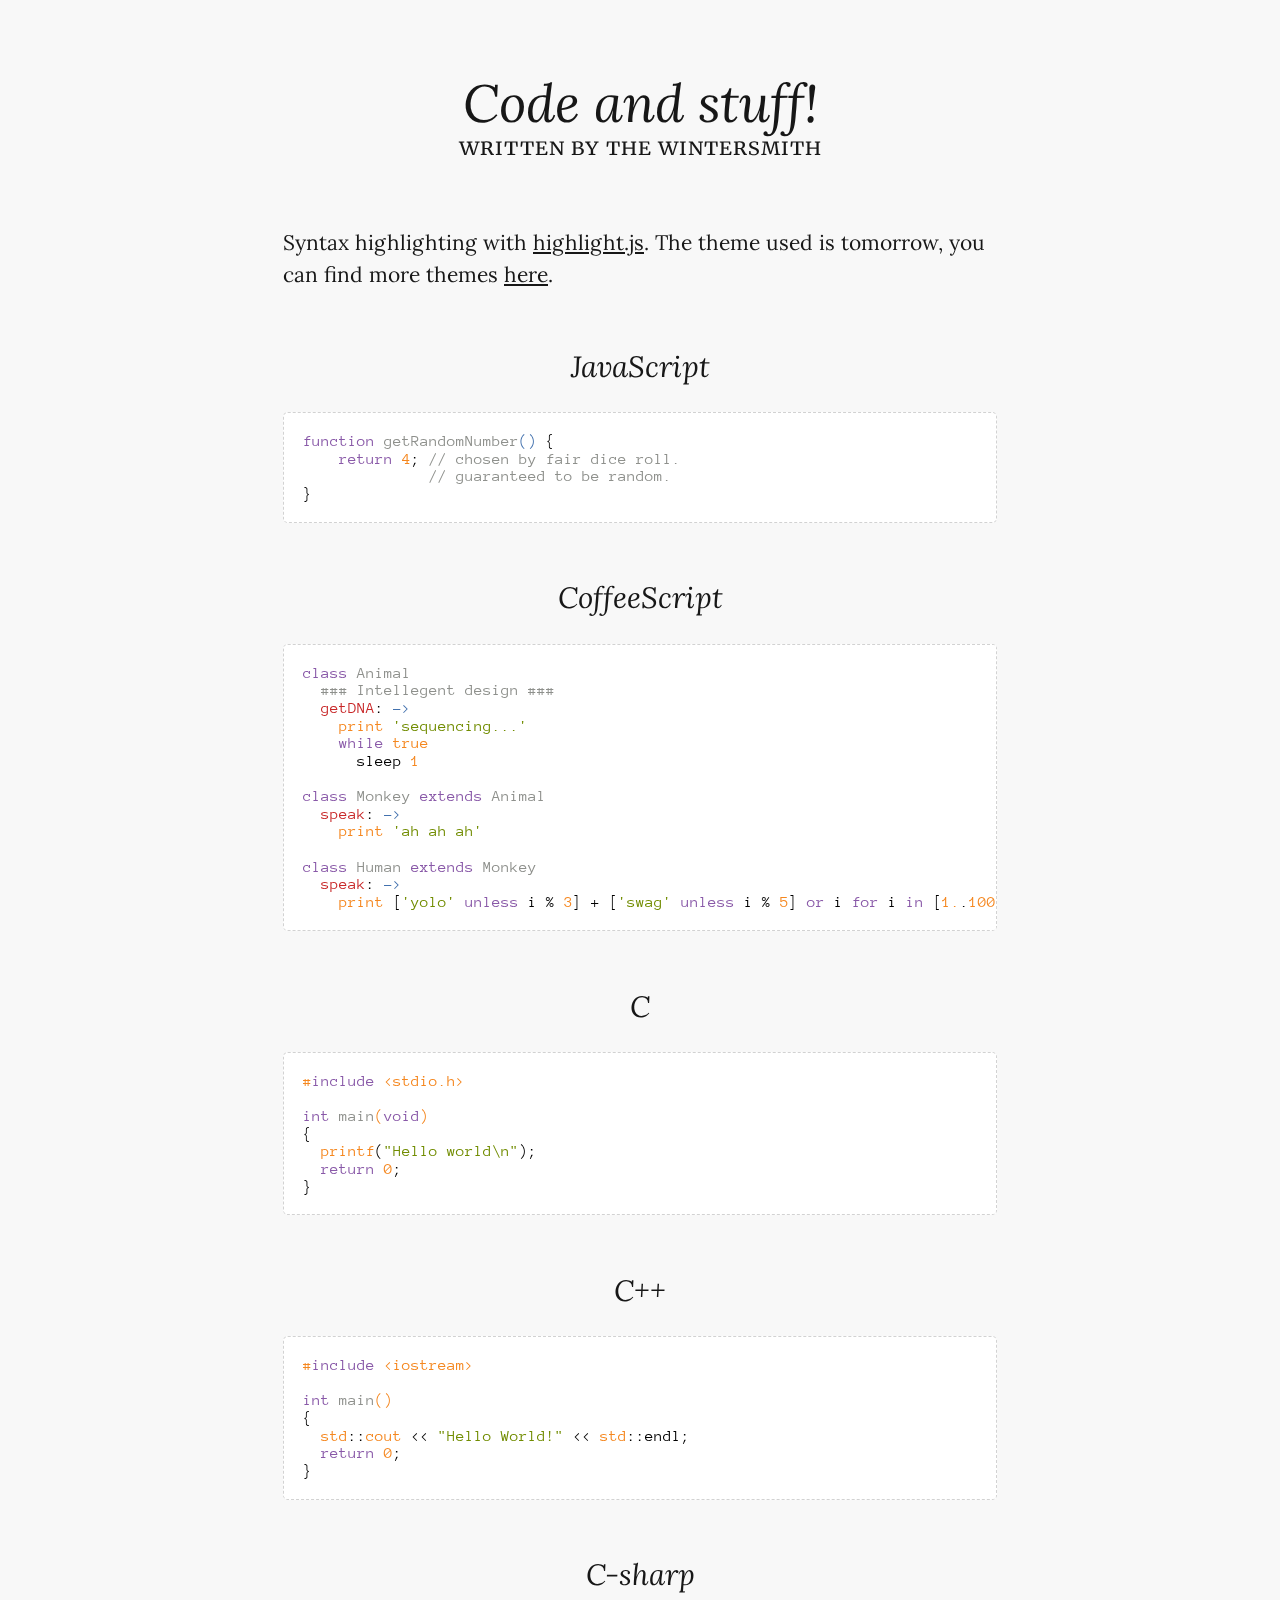
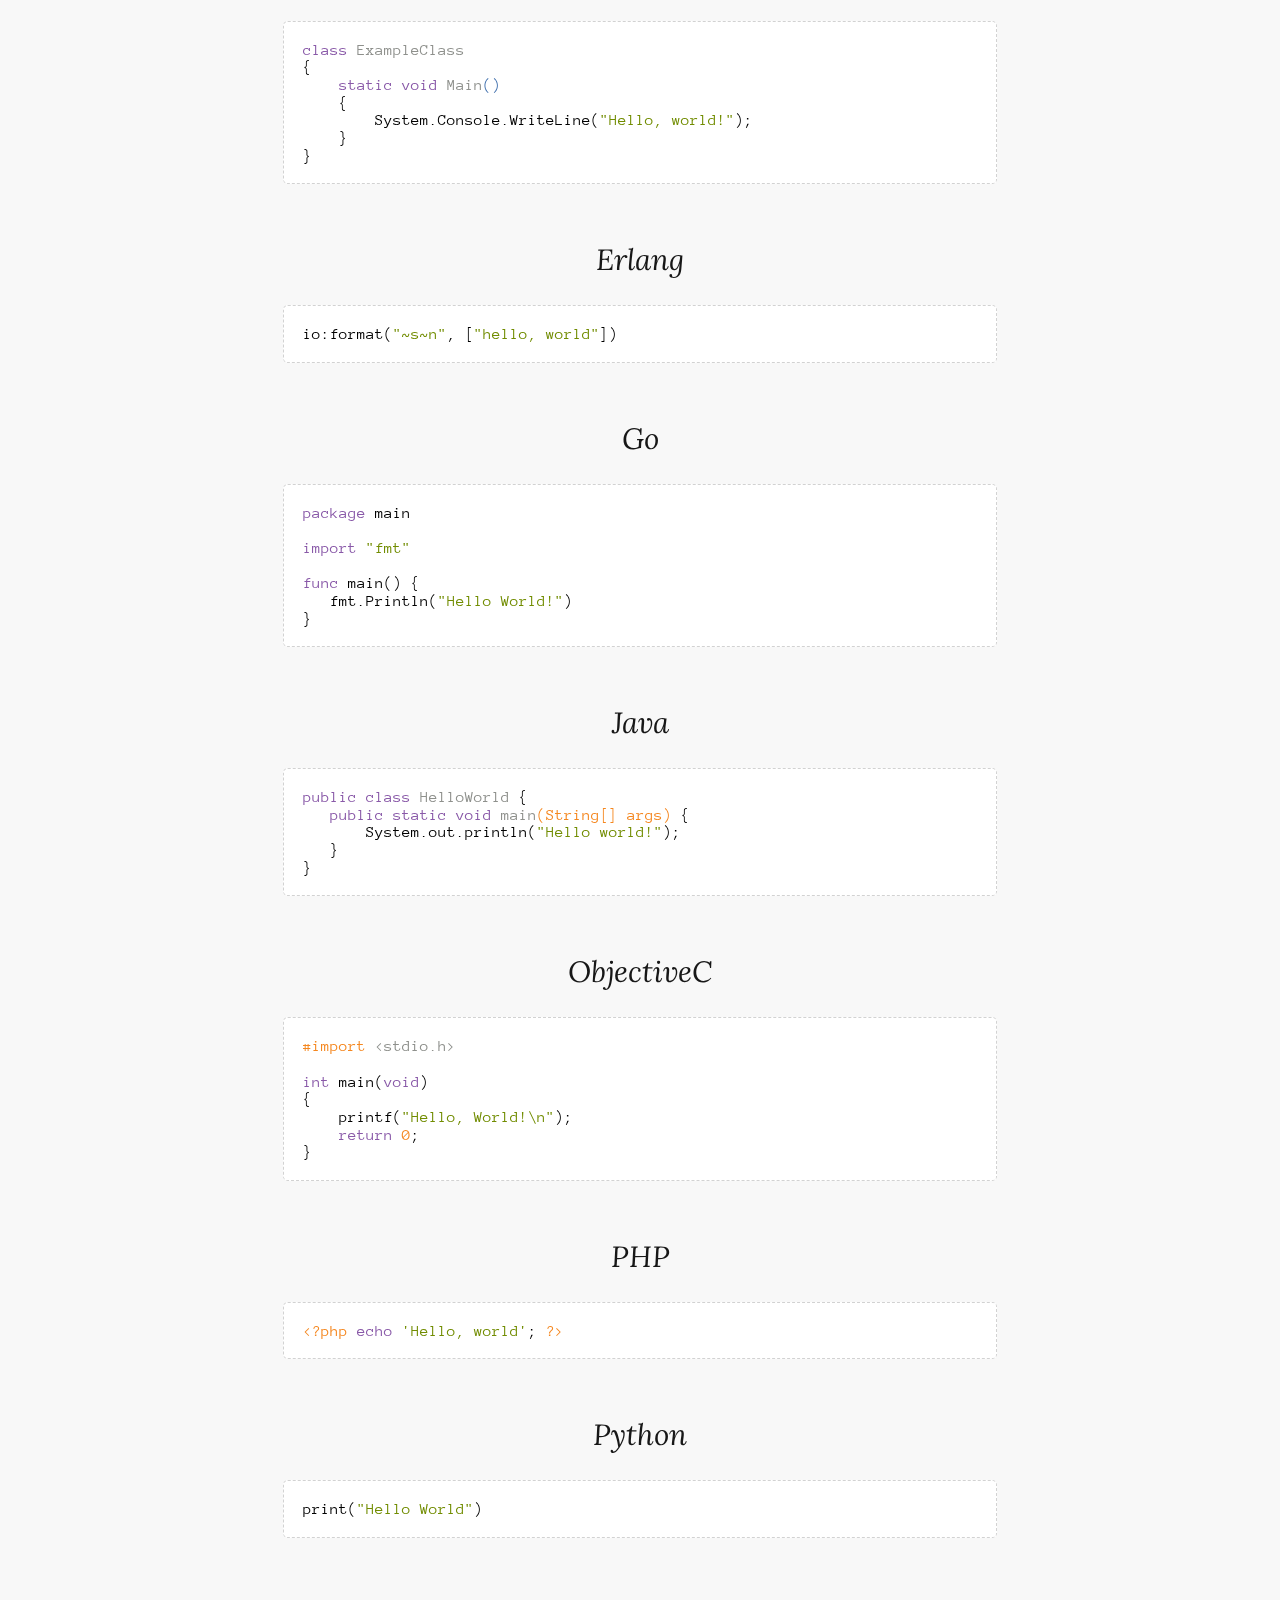
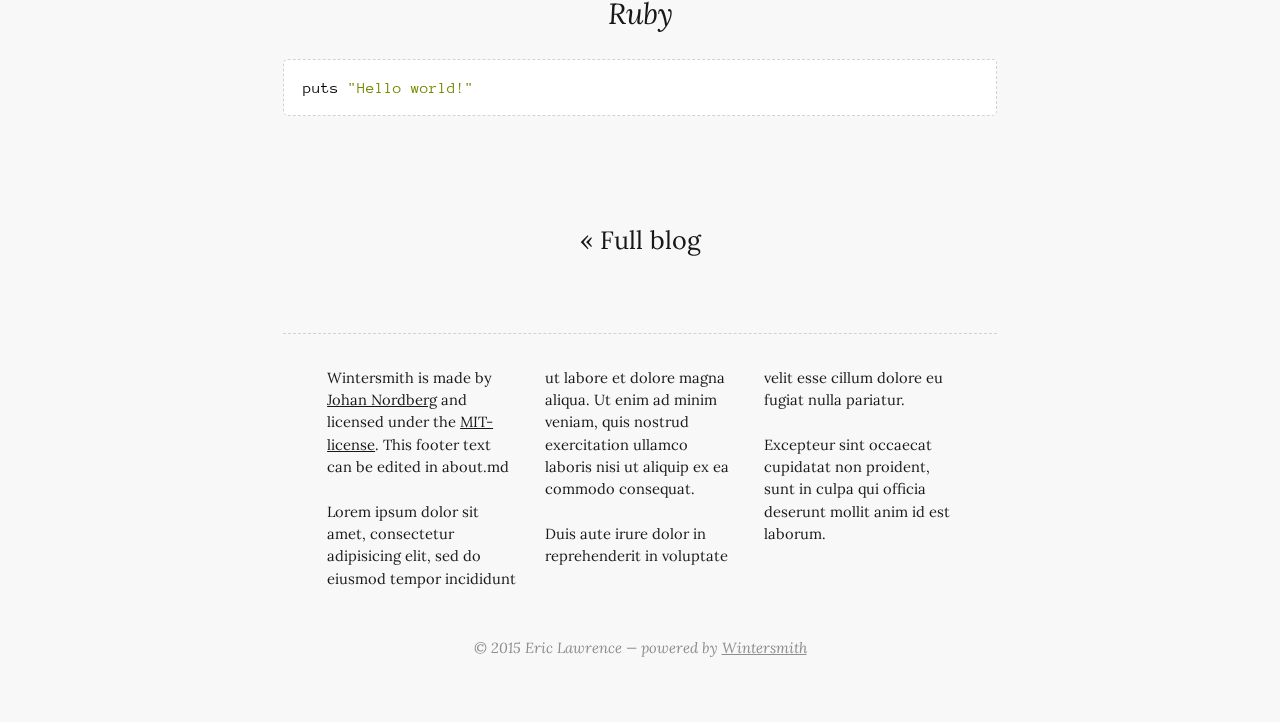
<file: articles/another-test/index.html>
<!DOCTYPE html><html lang="en"><head><meta charset="utf-8"><meta http-equiv="X-UA-Compatible" content="IE=edge,chrome=1"><meta name="viewport" content="width=device-width"><title>Code and stuff! - Dough Shom Bo</title><link rel="alternate" href="http://localhost:8080/feed.xml" type="application/rss+xml" title="So so sweet"><link rel="stylesheet" href="http://fonts.googleapis.com/css?family=Lora:400,700,400italic,700italic|Anonymous+Pro:400,700,400italic,700italic|Merriweather:400,700,300"><link rel="stylesheet" href="/css/main.css"></head><body class="article-detail"><header class="header"><div class="content-wrap"><h1>Code and stuff!</h1><p class="author">Written by <span class="author"><a href="mailto:the@wintersmith.eu">The Wintersmith</a></span></p></div></header><div id="content"><div class="content-wrap"><article class="article"><section class="content"><p>Syntax highlighting with <a href="http://softwaremaniacs.org/soft/highlight/en/">highlight.js</a>.
The theme used is tomorrow, you can find more themes <a href="http://jmblog.github.io/color-themes-for-highlightjs/">here</a>.</p>
<p><span class="more"></span></p>
<h3 id="javascript">JavaScript</h3>
<pre><code class="lang-javascript"><span class="function"><span class="keyword">function</span> <span class="title">getRandomNumber</span>(<span class="params"></span>) </span>{
    <span class="keyword">return</span> <span class="number">4</span>; <span class="comment">// chosen by fair dice roll.</span>
              <span class="comment">// guaranteed to be random.</span>
}
</code></pre>
<h3 id="coffeescript">CoffeeScript</h3>
<pre><code class="lang-coffeescript"><span class="class"><span class="keyword">class</span> <span class="title">Animal</span></span>
  <span class="comment">### Intellegent design ###</span>
  <span class="attribute">getDNA</span>: <span class="function">-&gt;</span>
    <span class="built_in">print</span> <span class="string">'sequencing...'</span>
    <span class="keyword">while</span> <span class="literal">true</span>
      sleep <span class="number">1</span>

<span class="class"><span class="keyword">class</span> <span class="title">Monkey</span> <span class="keyword">extends</span> <span class="title">Animal</span></span>
  <span class="attribute">speak</span>: <span class="function">-&gt;</span>
    <span class="built_in">print</span> <span class="string">'ah ah ah'</span>

<span class="class"><span class="keyword">class</span> <span class="title">Human</span> <span class="keyword">extends</span> <span class="title">Monkey</span></span>
  <span class="attribute">speak</span>: <span class="function">-&gt;</span>
    <span class="built_in">print</span> [<span class="string">'yolo'</span> <span class="keyword">unless</span> i % <span class="number">3</span>] + [<span class="string">'swag'</span> <span class="keyword">unless</span> i % <span class="number">5</span>] <span class="keyword">or</span> i <span class="keyword">for</span> i <span class="keyword">in</span> [<span class="number">1.</span>.<span class="number">100</span>]
</code></pre>
<h3 id="c">C</h3>
<pre><code class="lang-c"><span class="preprocessor">#<span class="keyword">include</span> &lt;stdio.h&gt;</span>

<span class="function"><span class="keyword">int</span> <span class="title">main</span><span class="params">(<span class="keyword">void</span>)</span>
</span>{
  <span class="built_in">printf</span>(<span class="string">"Hello world\n"</span>);
  <span class="keyword">return</span> <span class="number">0</span>;
}
</code></pre>
<h3 id="c-">C++</h3>
<pre><code class="lang-cpp"><span class="preprocessor">#<span class="keyword">include</span> &lt;iostream&gt;</span>

<span class="function"><span class="keyword">int</span> <span class="title">main</span><span class="params">()</span>
</span>{
  <span class="built_in">std</span>::<span class="built_in">cout</span> &lt;&lt; <span class="string">"Hello World!"</span> &lt;&lt; <span class="built_in">std</span>::endl;
  <span class="keyword">return</span> <span class="number">0</span>;
}
</code></pre>
<h3 id="c-sharp">C-sharp</h3>
<pre><code class="lang-cs"><span class="keyword">class</span> <span class="title">ExampleClass</span>
{
    <span class="function"><span class="keyword">static</span> <span class="keyword">void</span> <span class="title">Main</span>(<span class="params"></span>)
    </span>{
        System.Console.WriteLine(<span class="string">"Hello, world!"</span>);
    }
}
</code></pre>
<h3 id="erlang">Erlang</h3>
<pre><code class="lang-erlang">io:format(<span class="string">"~s~n"</span>, [<span class="string">"hello, world"</span>])
</code></pre>
<h3 id="go">Go</h3>
<pre><code class="lang-go"><span class="keyword">package</span> main

<span class="keyword">import</span> <span class="string">"fmt"</span>

<span class="keyword">func</span> main() {
   fmt.Println(<span class="string">"Hello World!"</span>)
}
</code></pre>
<h3 id="java">Java</h3>
<pre><code class="lang-java"><span class="keyword">public</span> <span class="class"><span class="keyword">class</span> <span class="title">HelloWorld</span> </span>{
   <span class="function"><span class="keyword">public</span> <span class="keyword">static</span> <span class="keyword">void</span> <span class="title">main</span><span class="params">(String[] args)</span> </span>{
       System.out.println(<span class="string">"Hello world!"</span>);
   }
}
</code></pre>
<h3 id="objectivec">ObjectiveC</h3>
<pre><code class="lang-objectivec"><span class="preprocessor">#import <span class="title">&lt;stdio.h&gt;</span></span>

<span class="keyword">int</span> main(<span class="keyword">void</span>)
{
    printf(<span class="string">"Hello, World!\n"</span>);
    <span class="keyword">return</span> <span class="number">0</span>;
}
</code></pre>
<h3 id="php"><span class="caps">PHP</span></h3>
<pre><code class="lang-php"><span class="preprocessor">&lt;?php</span> <span class="keyword">echo</span> <span class="string">'Hello, world'</span>; <span class="preprocessor">?&gt;</span>
</code></pre>
<h3 id="python">Python</h3>
<pre><code class="lang-python">print(<span class="string">"Hello World"</span>)
</code></pre>
<h3 id="ruby">Ruby</h3>
<pre><code class="lang-ruby">puts <span class="string">"Hello world!"</span>
</code></pre>
</section></article></div></div><footer><div class="content-wrap"><div class="nav"><a href="/">« Full blog</a></div><section class="about"><p>Wintersmith is made by <a href="http://johan-nordberg.com">Johan Nordberg</a> and licensed under the <a href="http://opensource.org/licenses/MIT">MIT-license</a>.
This footer text can be edited in about.md</p>
<p>Lorem ipsum dolor sit amet, consectetur adipisicing elit, sed do eiusmod
tempor incididunt ut labore et dolore magna aliqua. Ut enim ad minim veniam,
quis nostrud exercitation ullamco laboris nisi ut aliquip ex ea commodo
consequat.</p>
<p>Duis aute irure dolor in reprehenderit in voluptate velit esse cillum
dolore eu fugiat nulla pariatur.</p>
<p>Excepteur sint occaecat cupidatat non proident, sunt in culpa qui officia
deserunt mollit anim id est laborum.</p>
</section><section class="copy"><p>&copy; 2015 Eric Lawrence &mdash; powered by&nbsp;<a href="https://github.com/jnordberg/wintersmith">Wintersmith</a></p></section></div></footer></body></html>
</file>
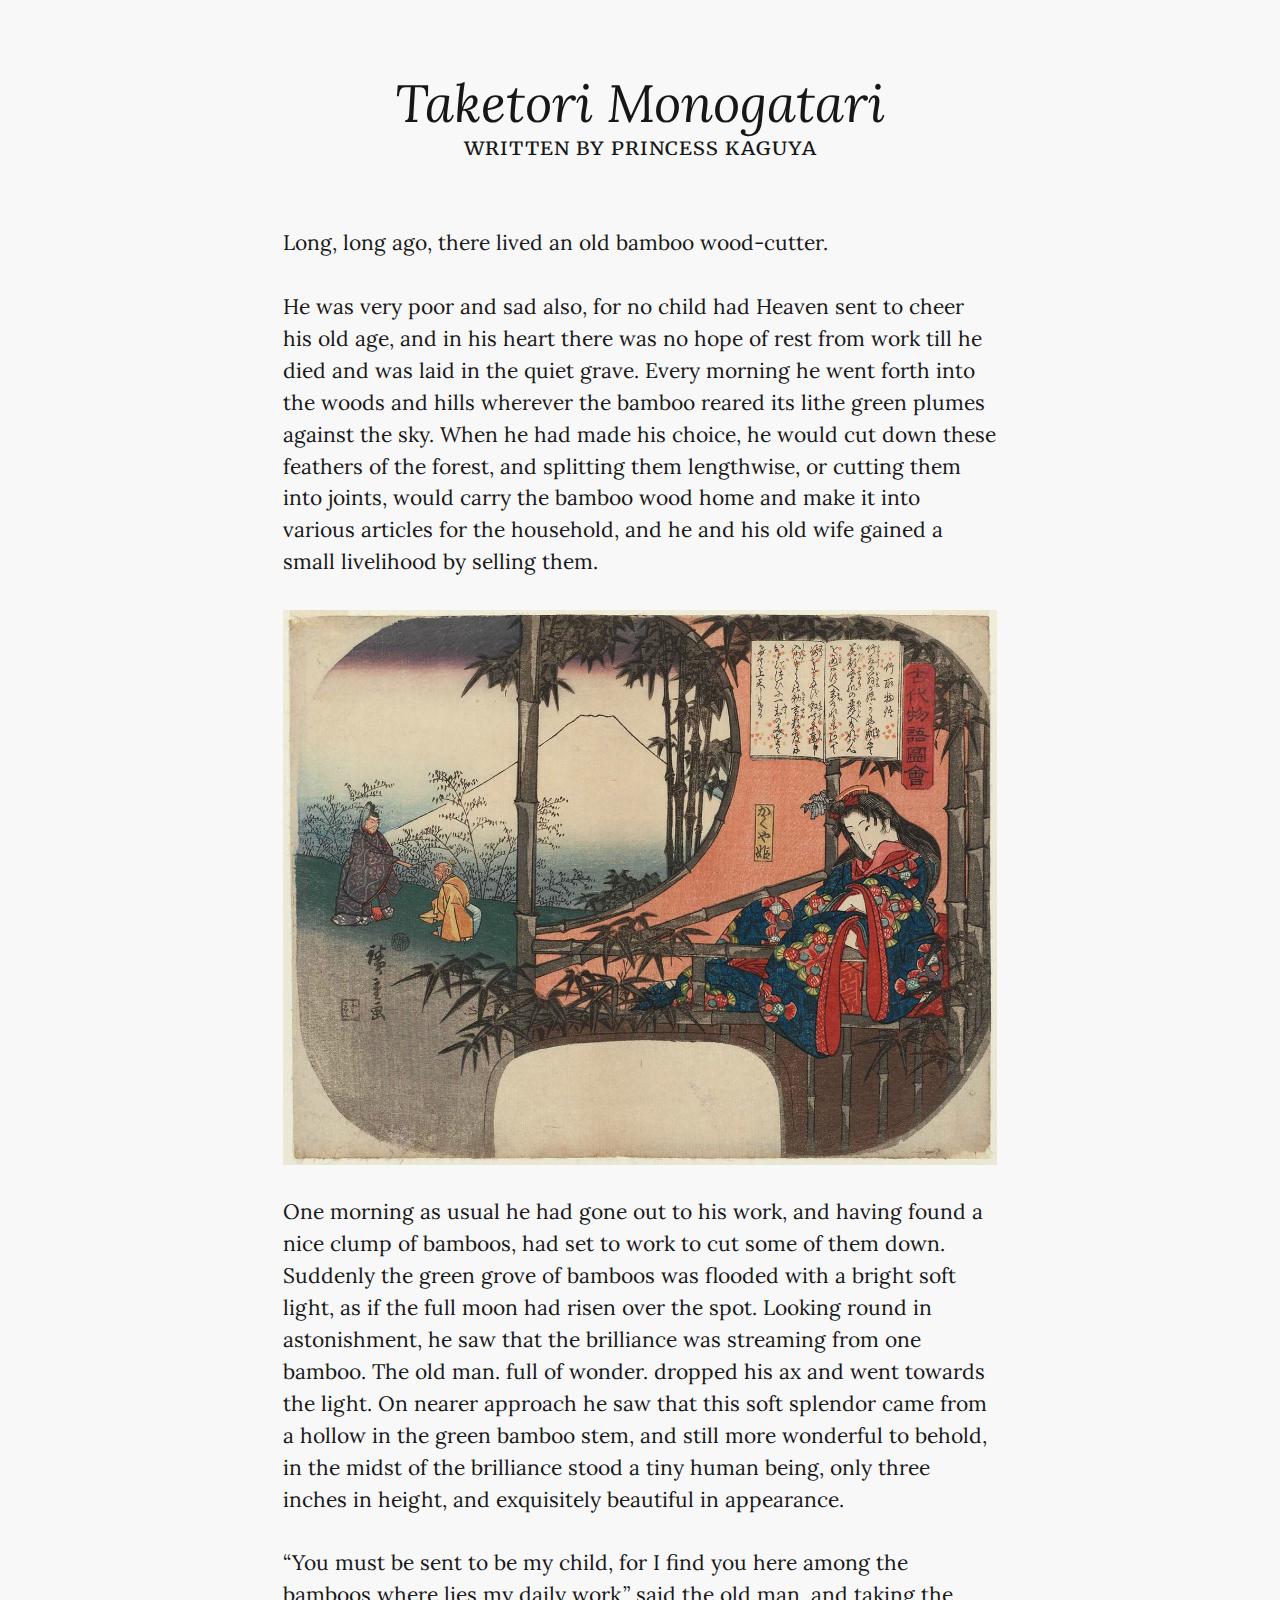
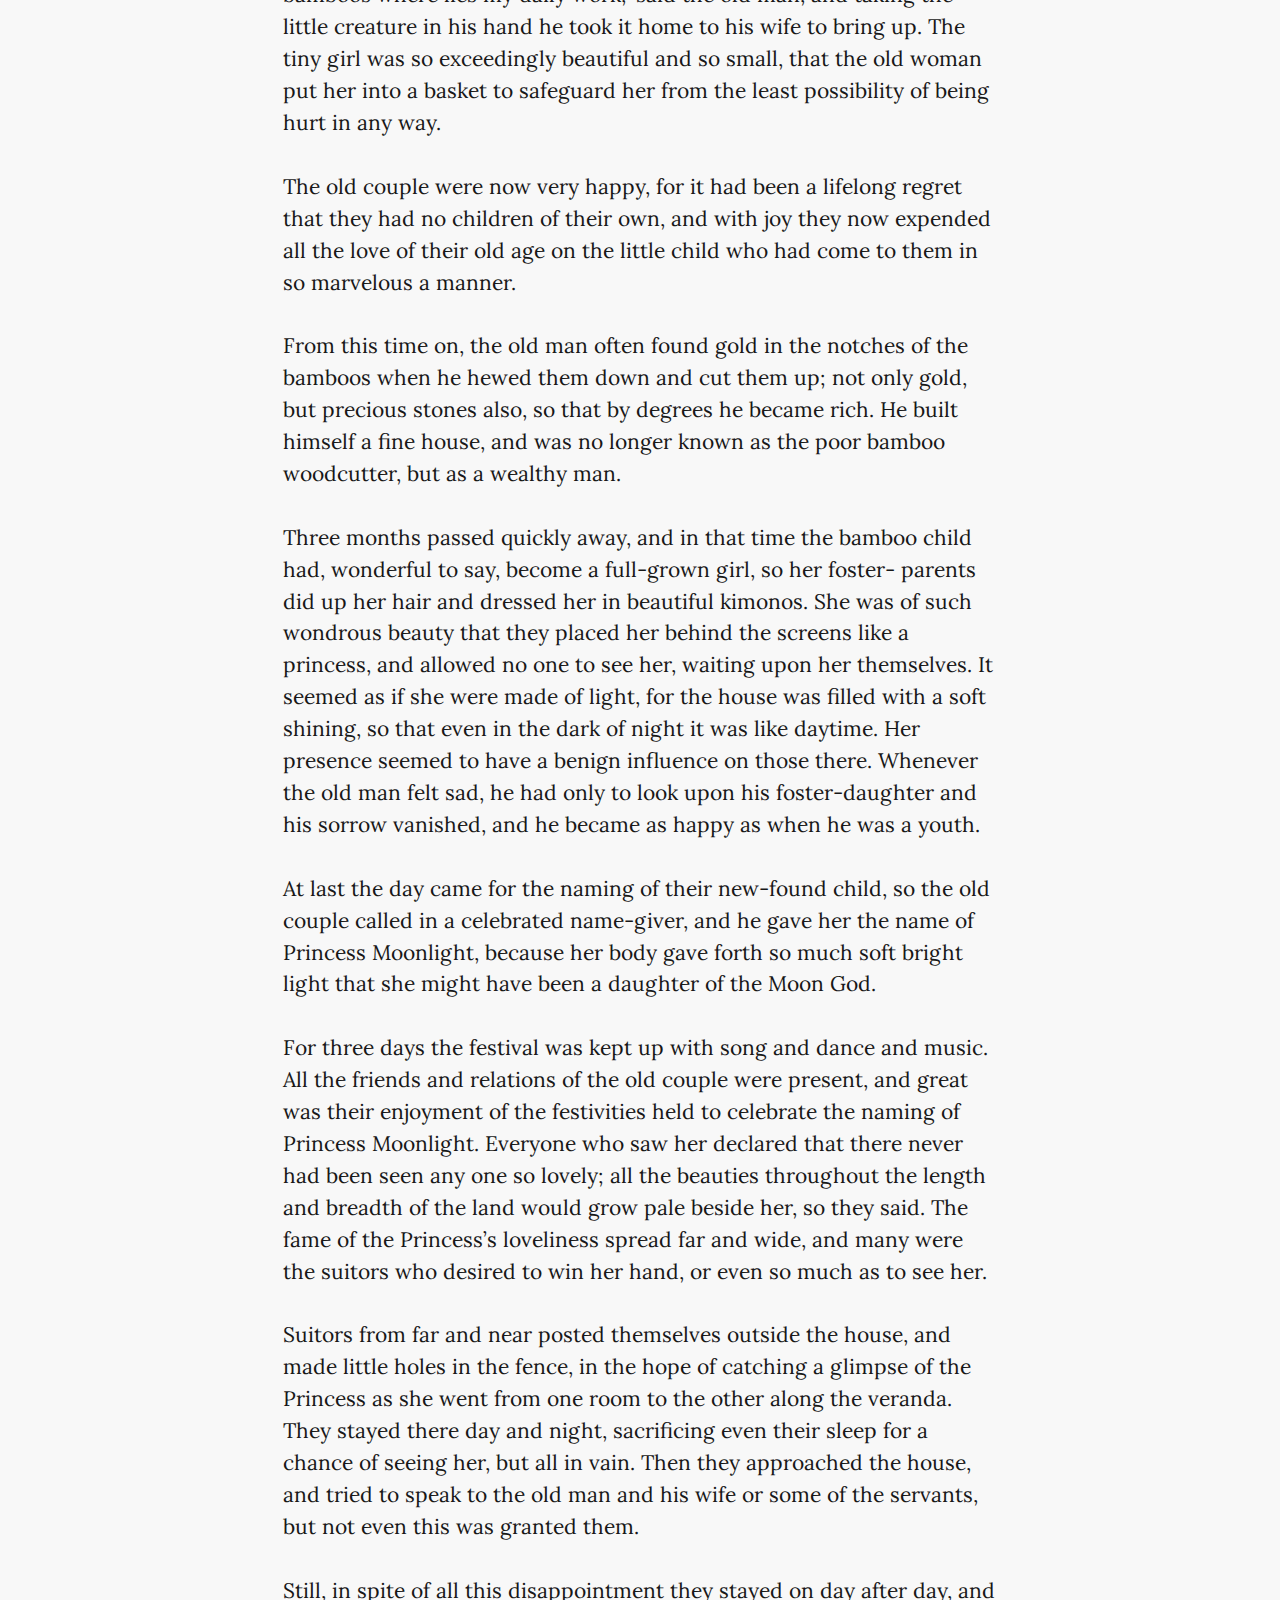
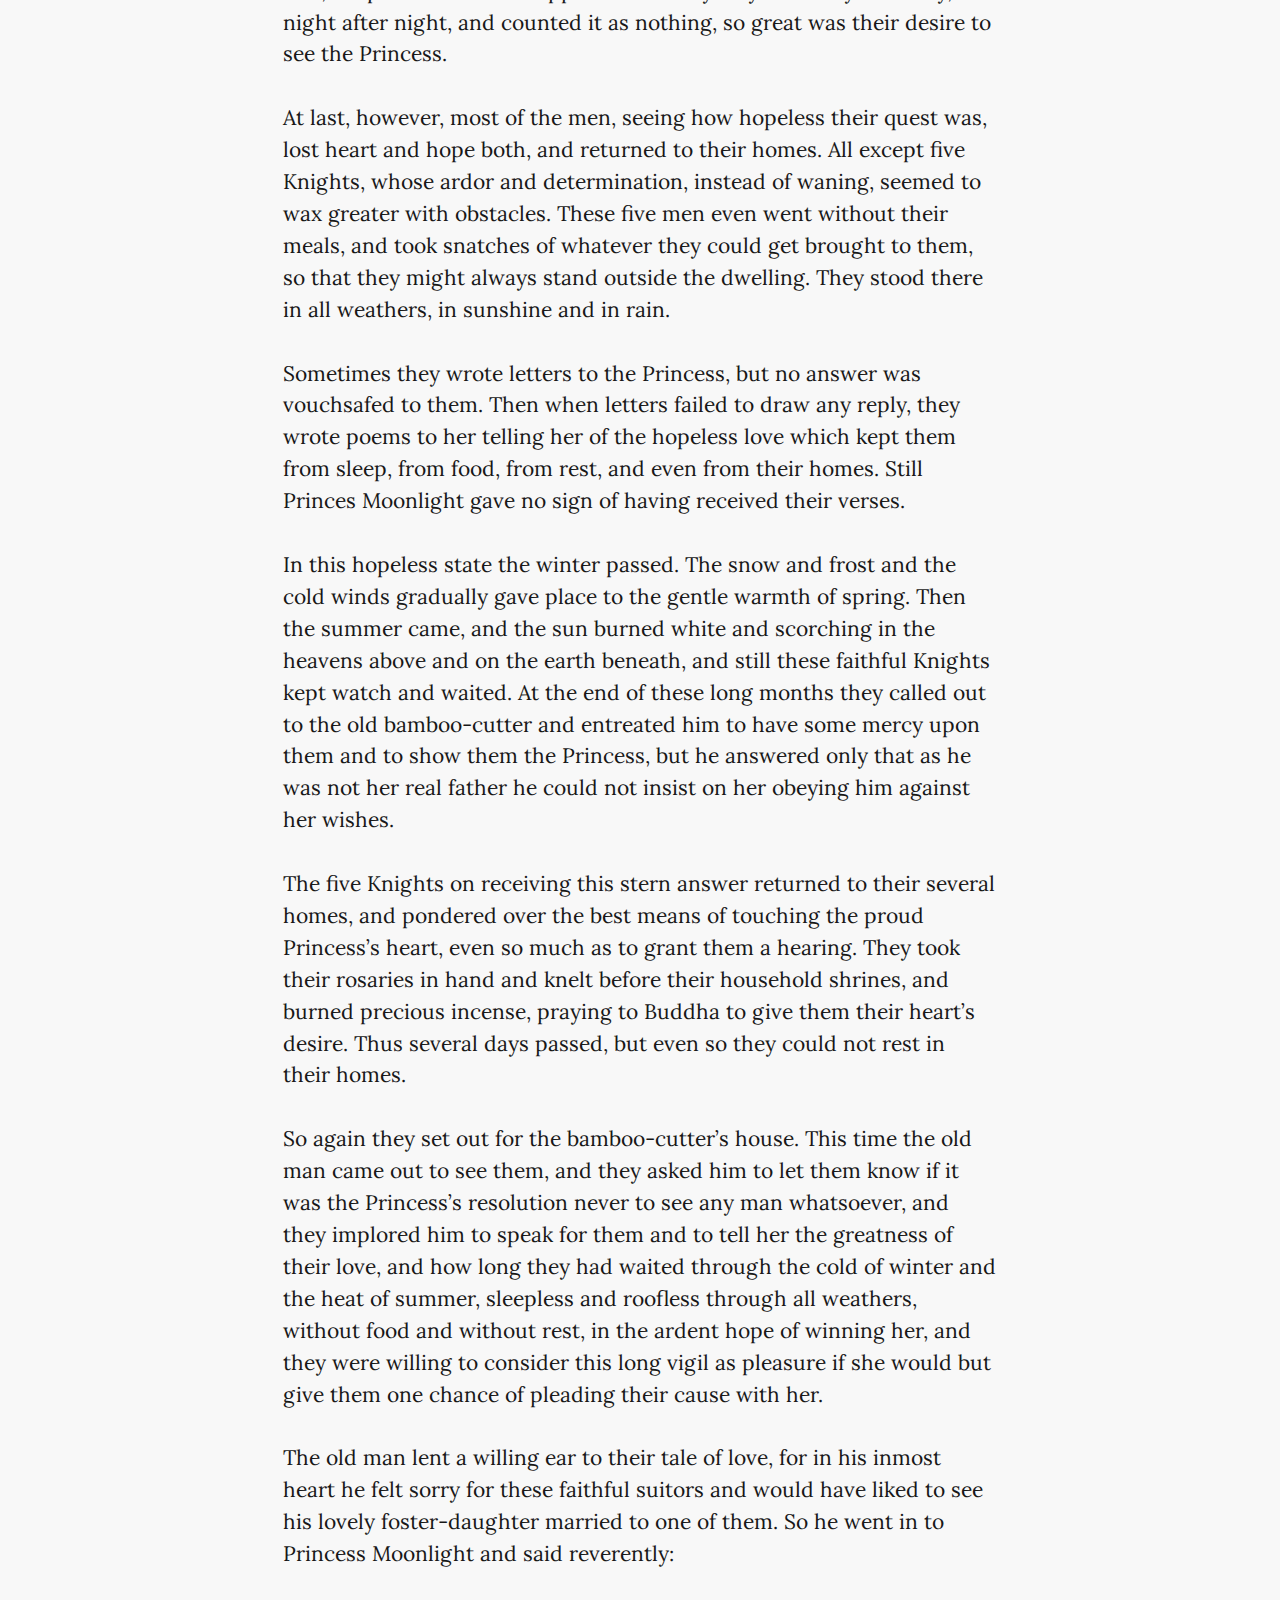
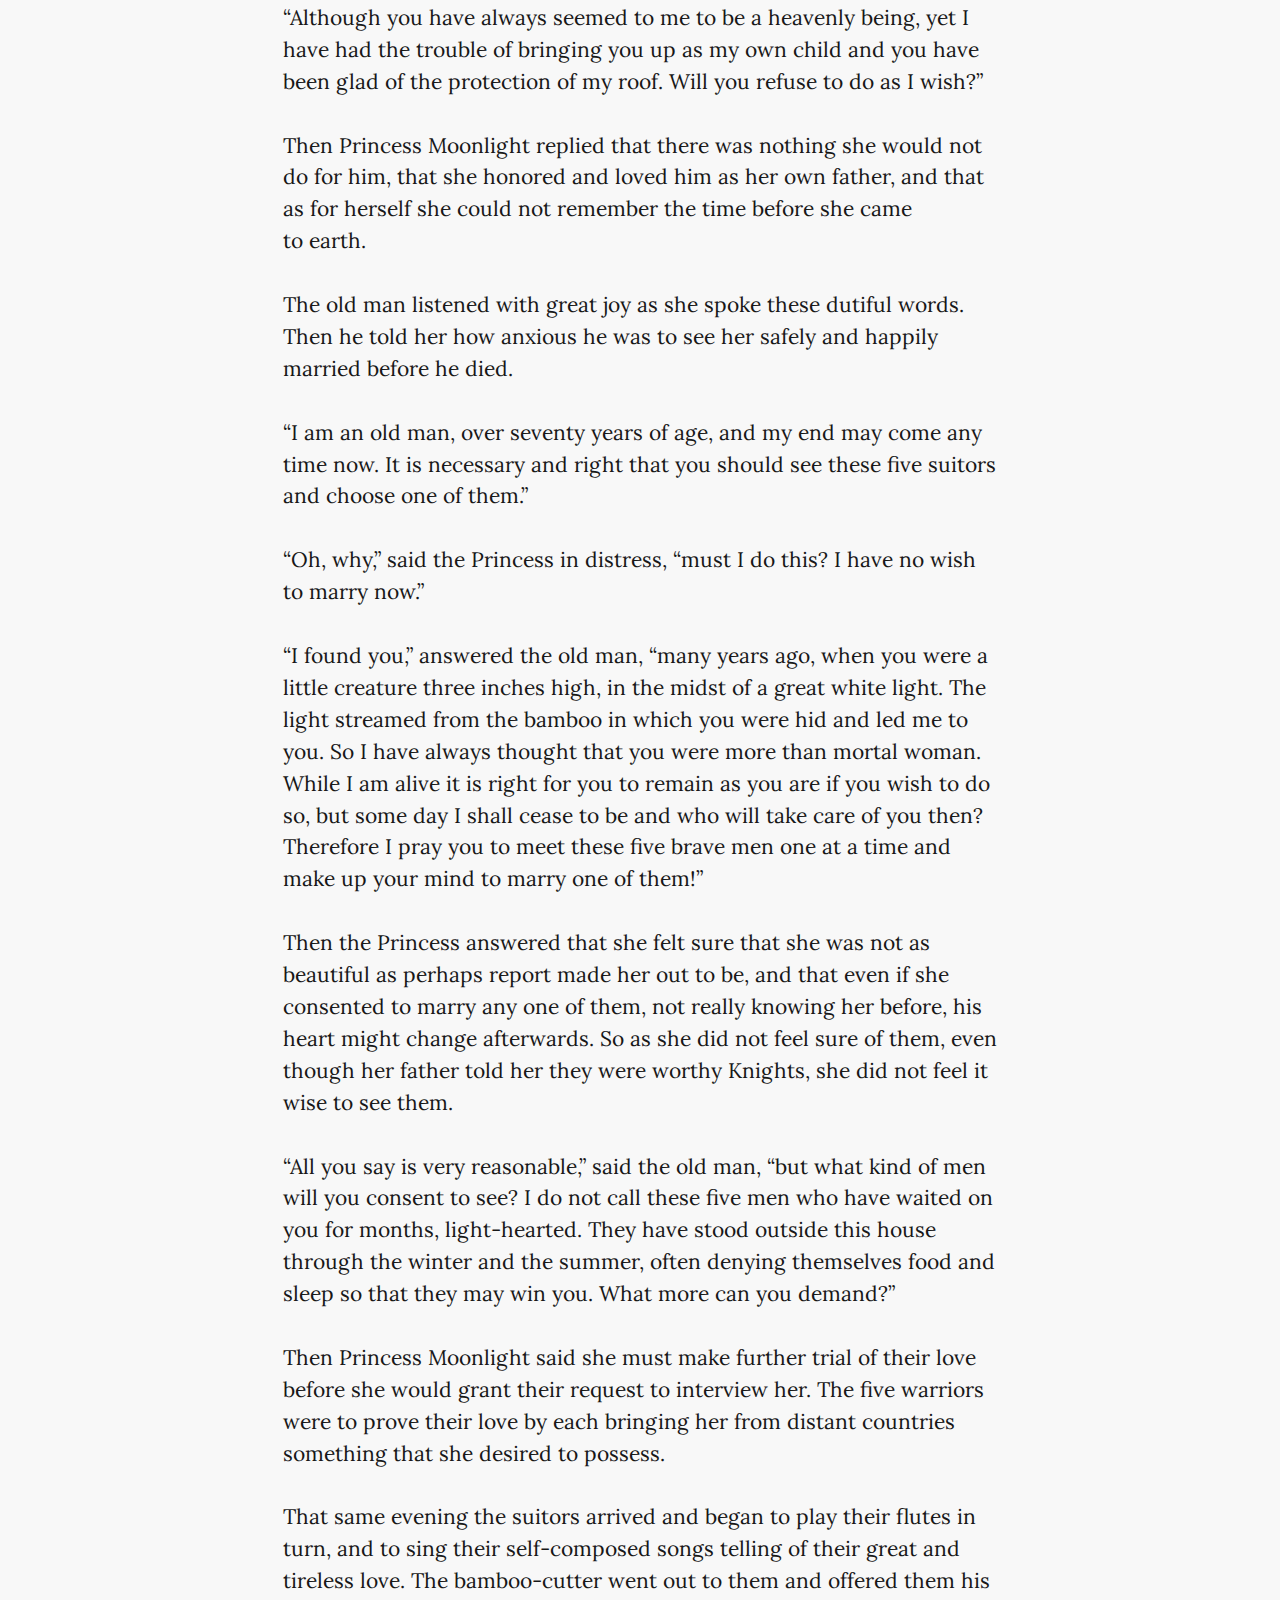
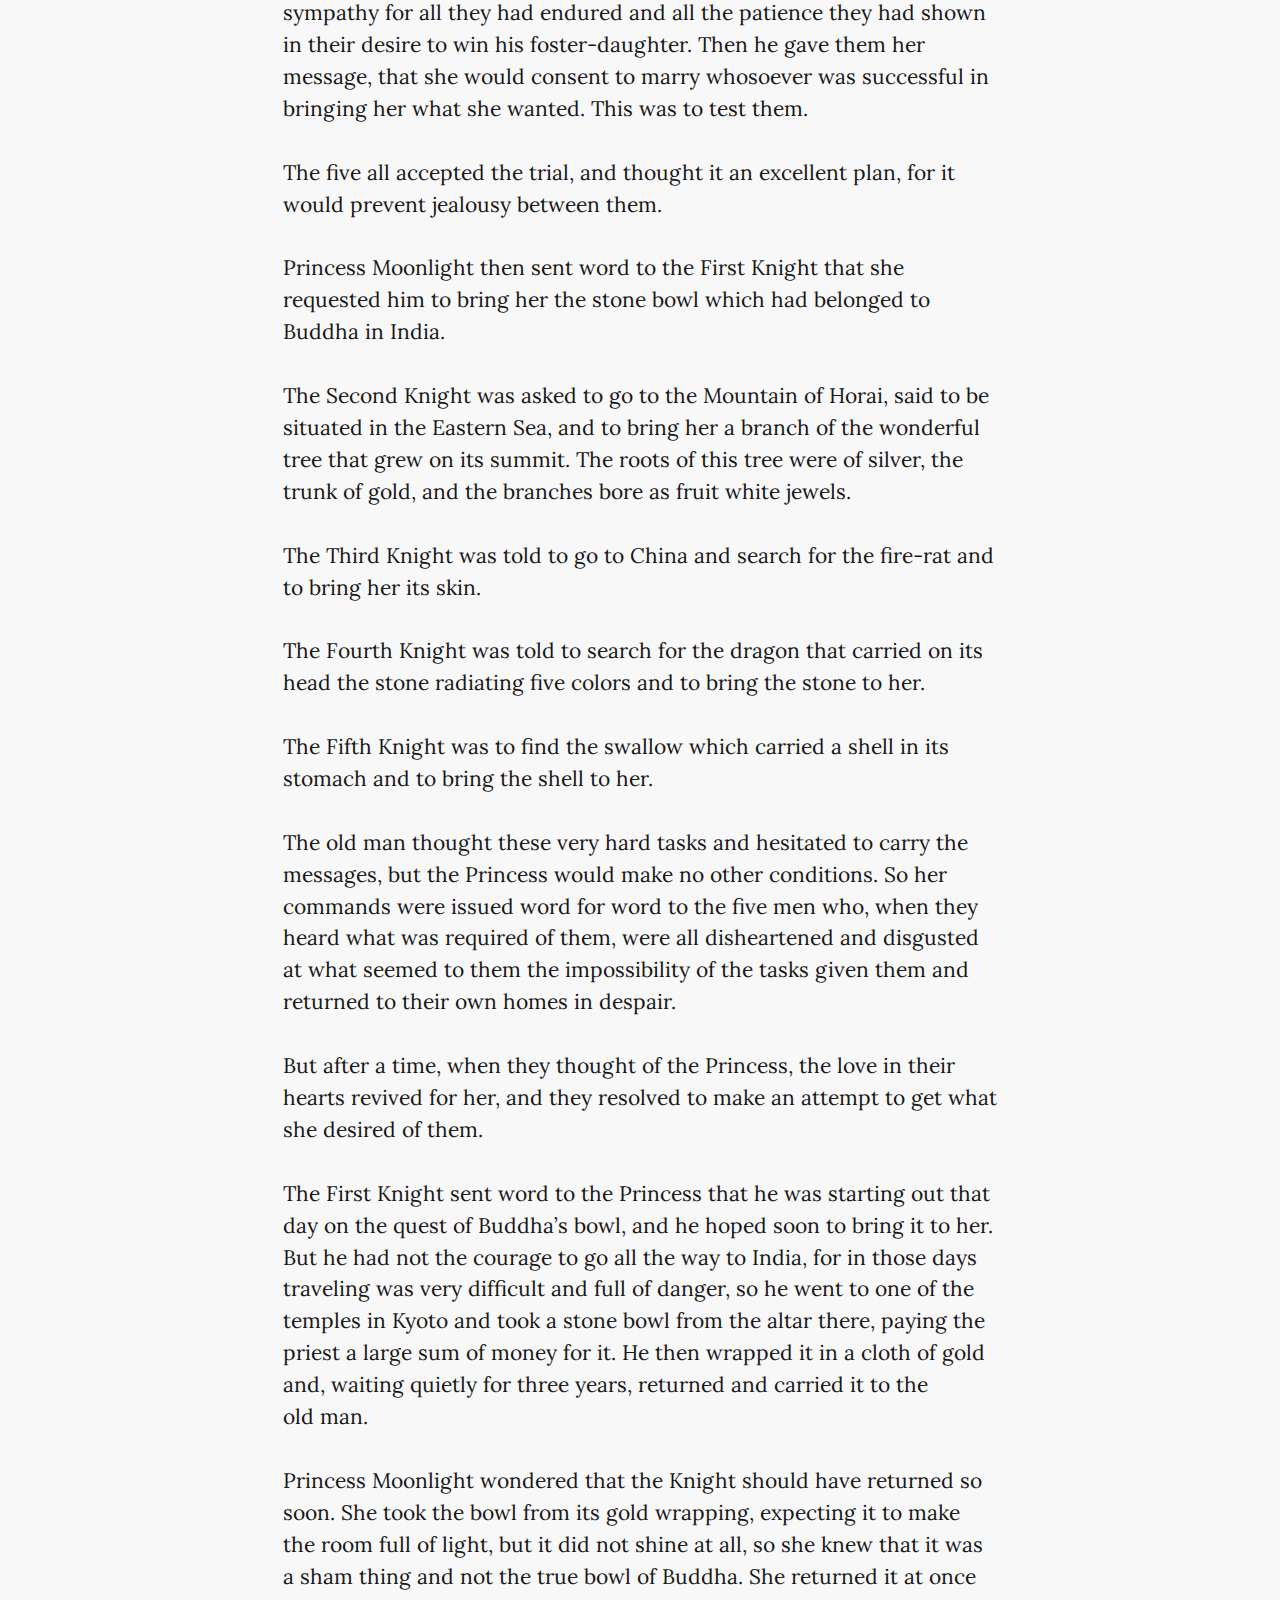
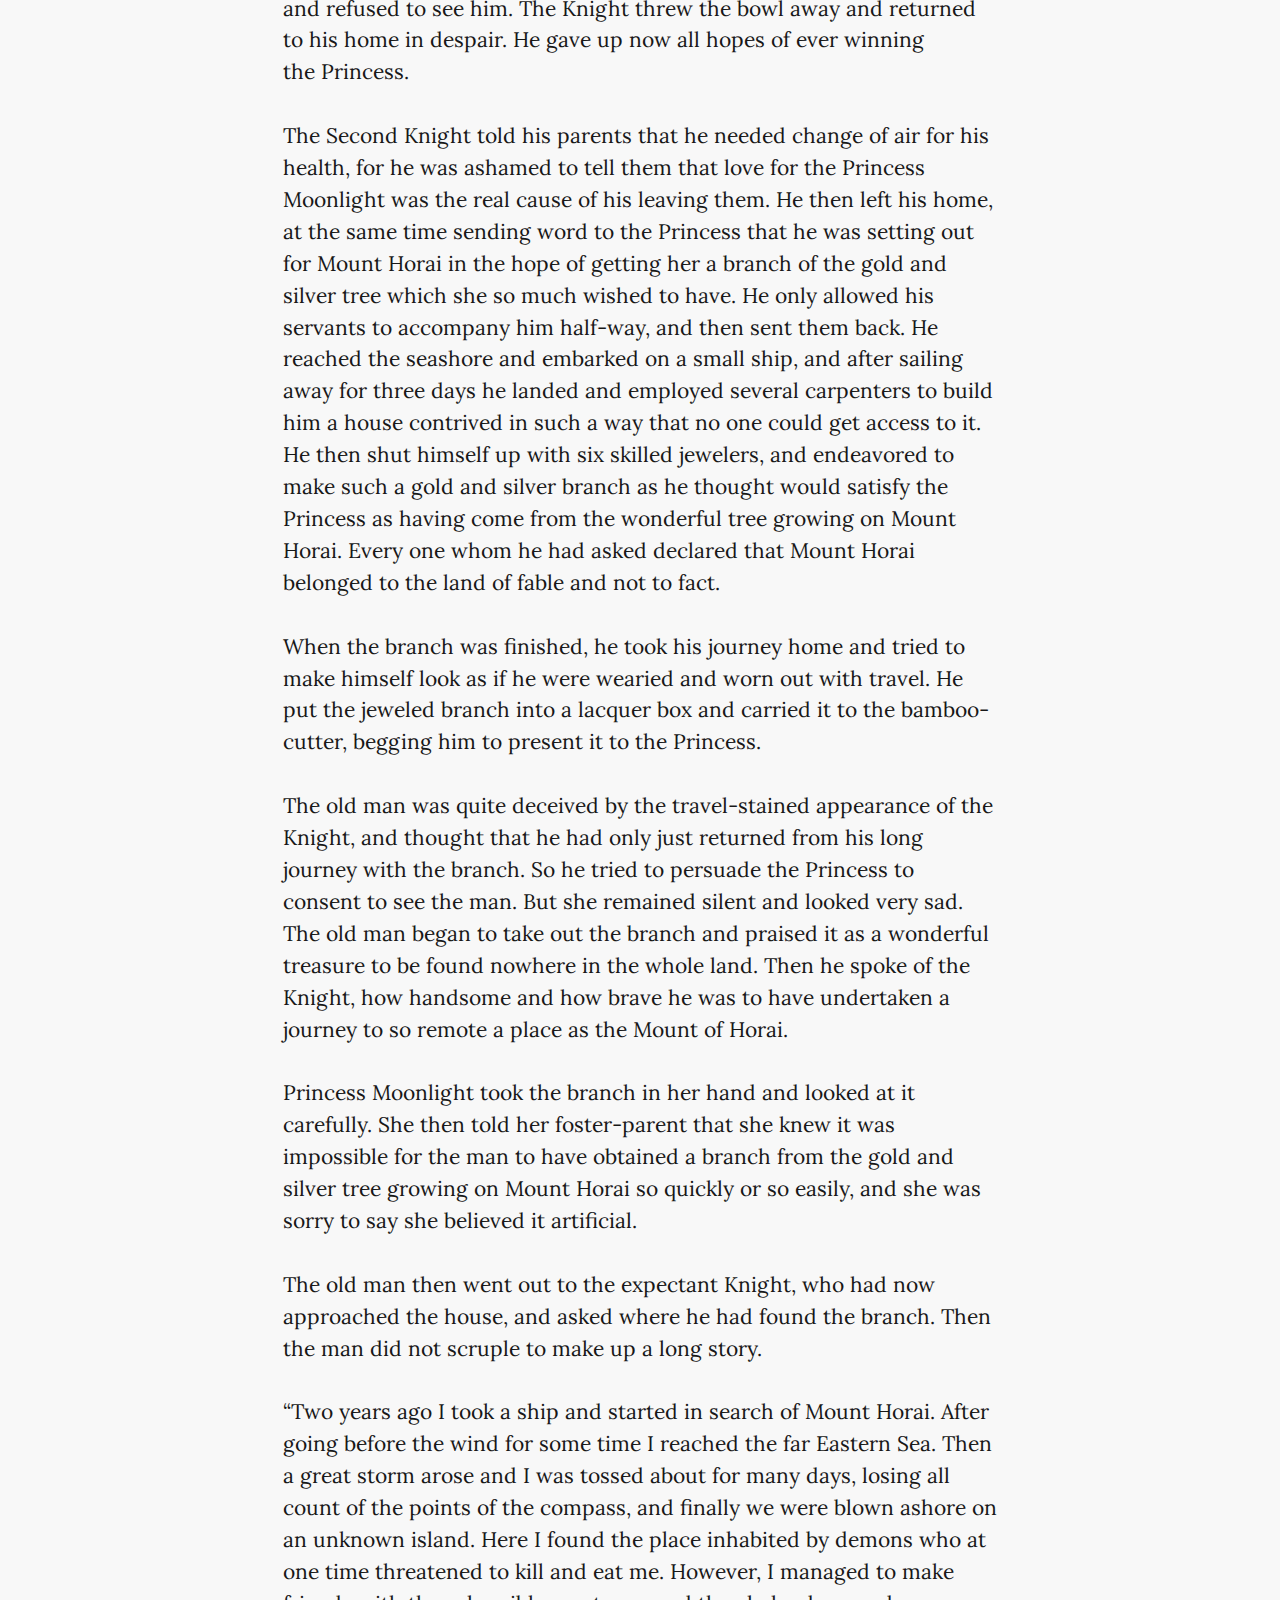
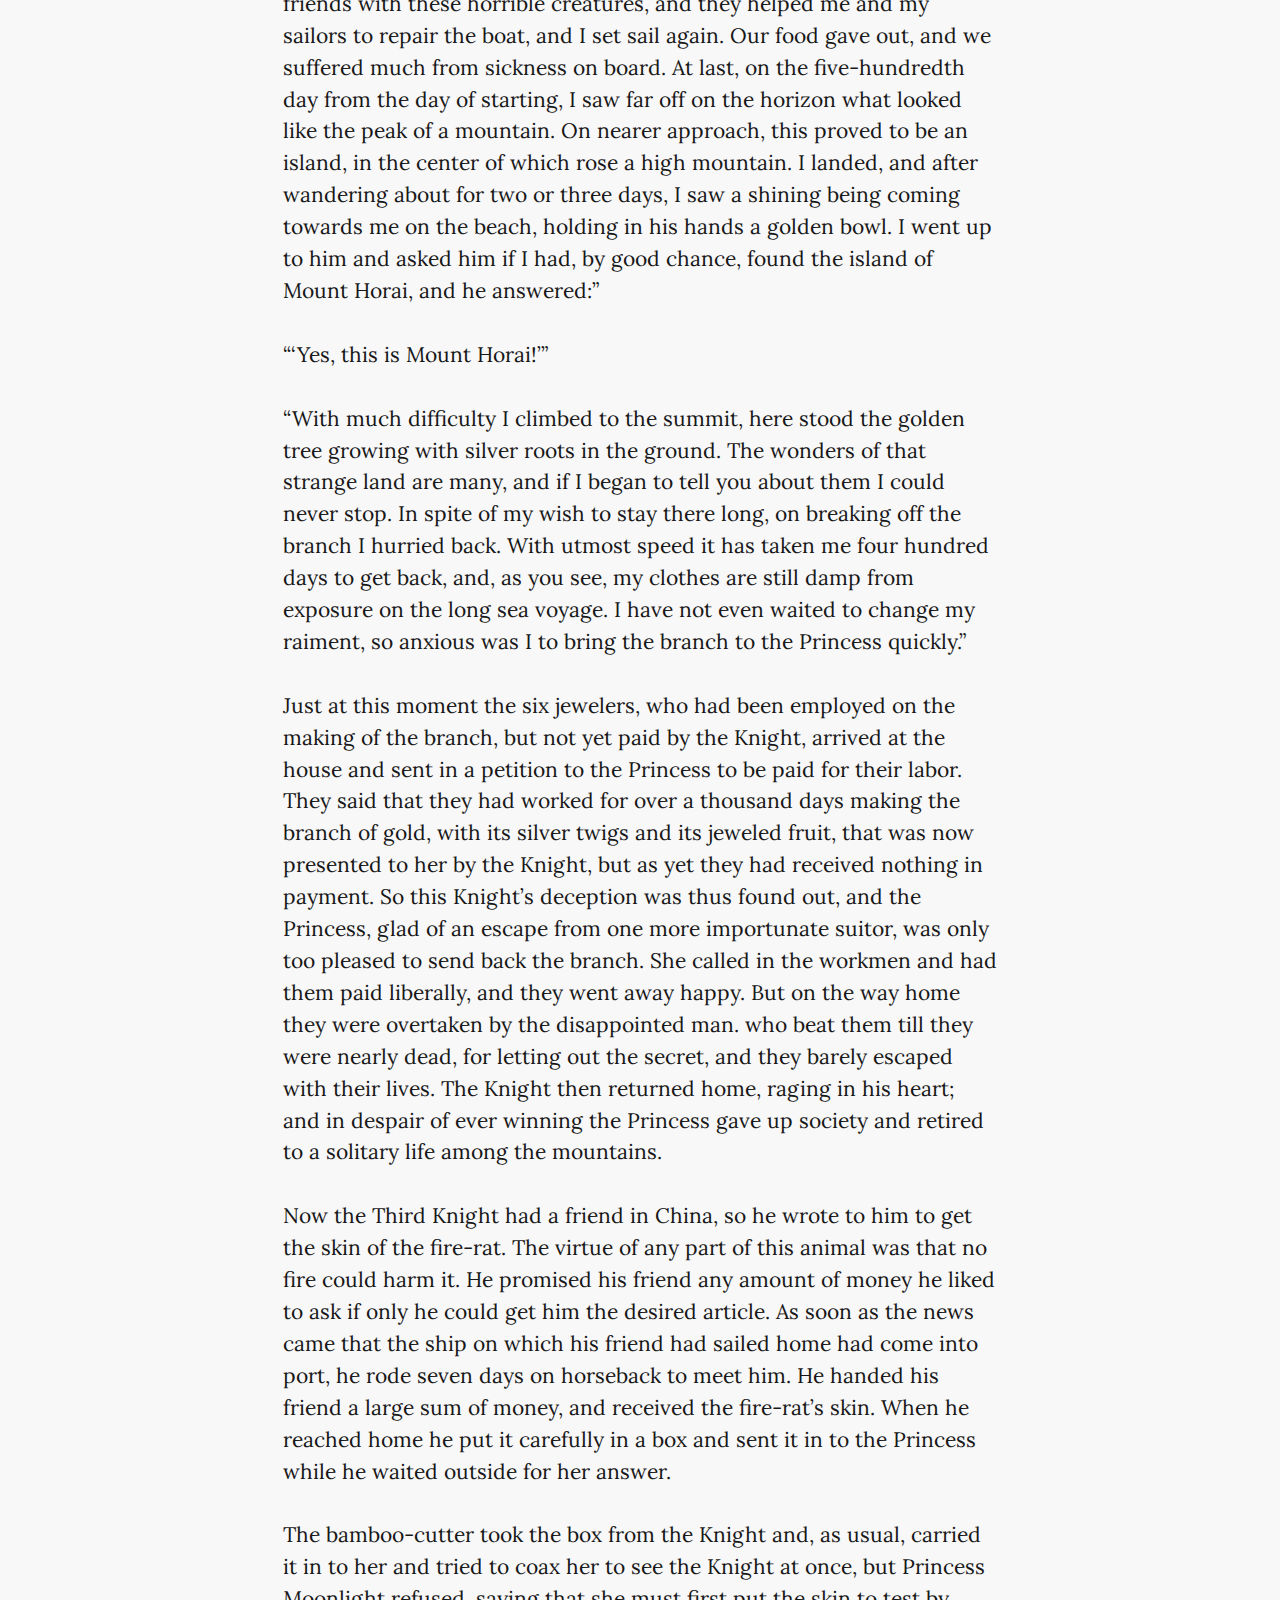
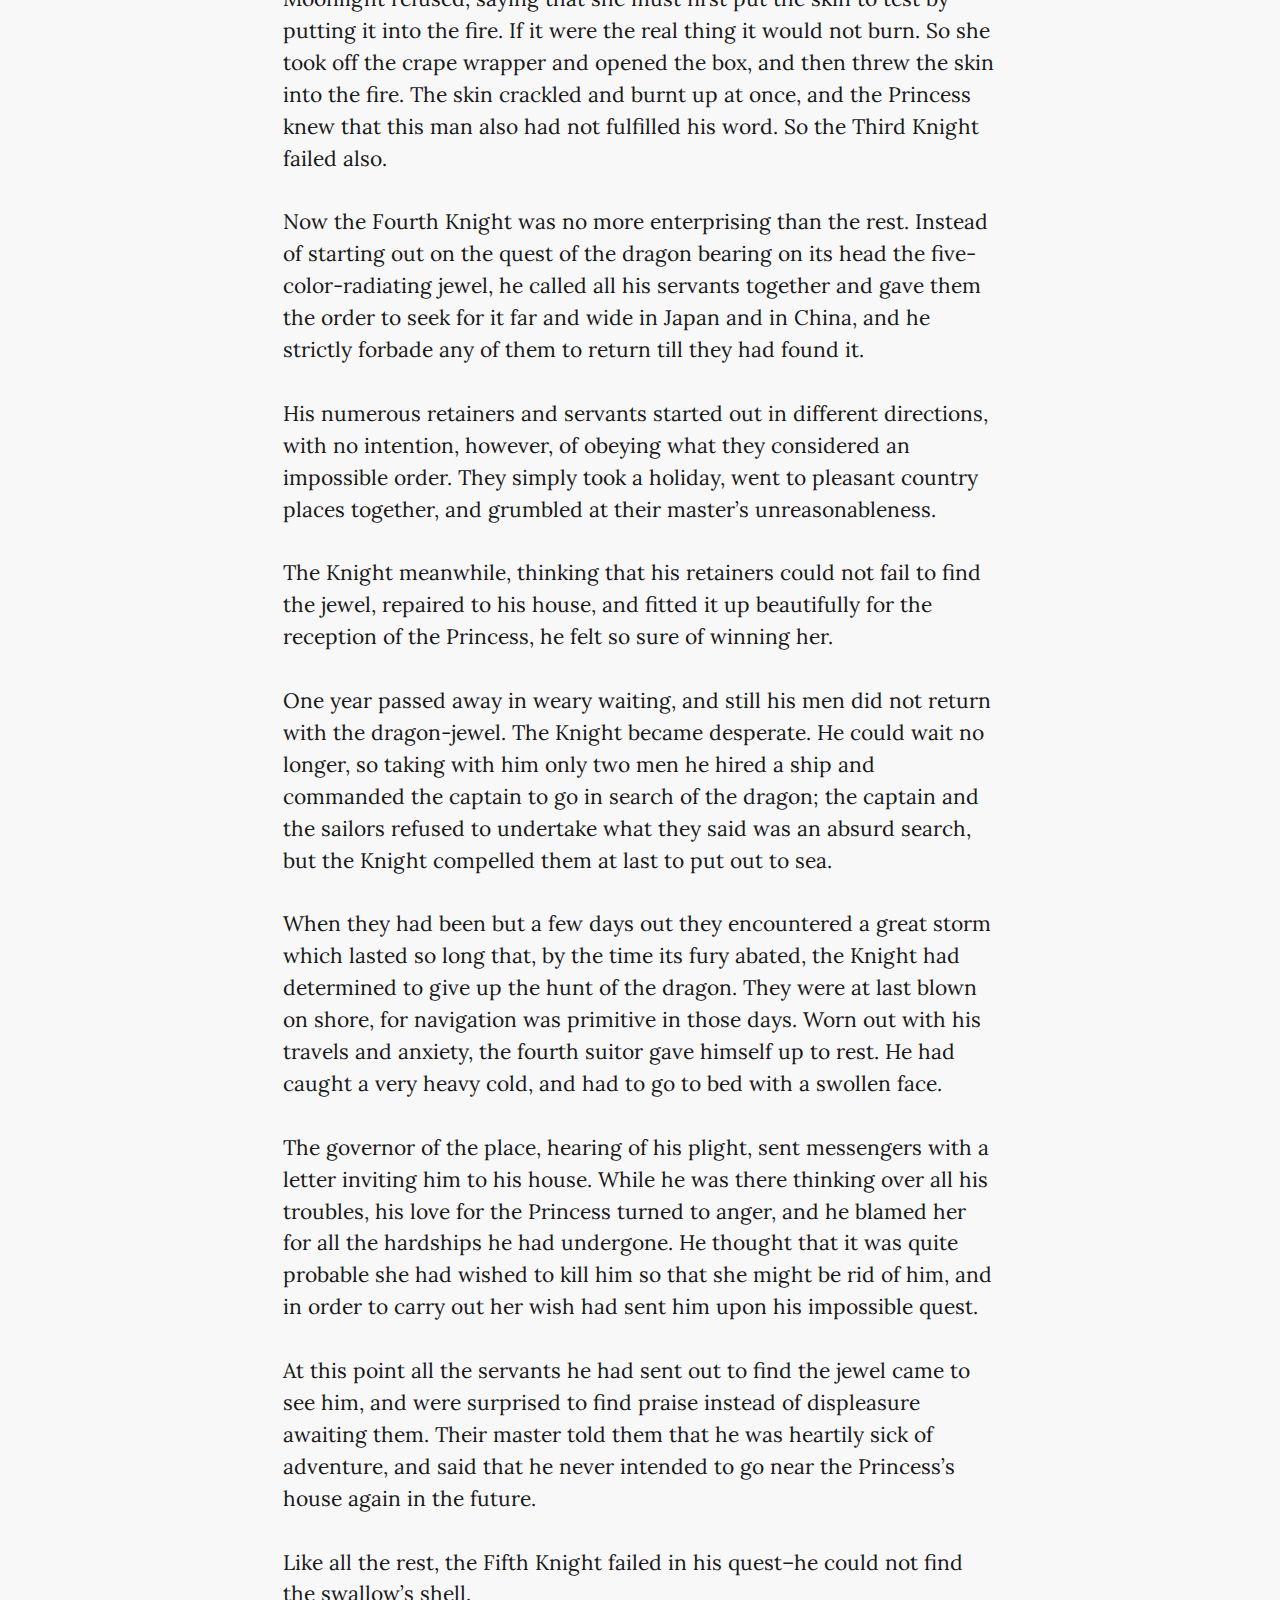
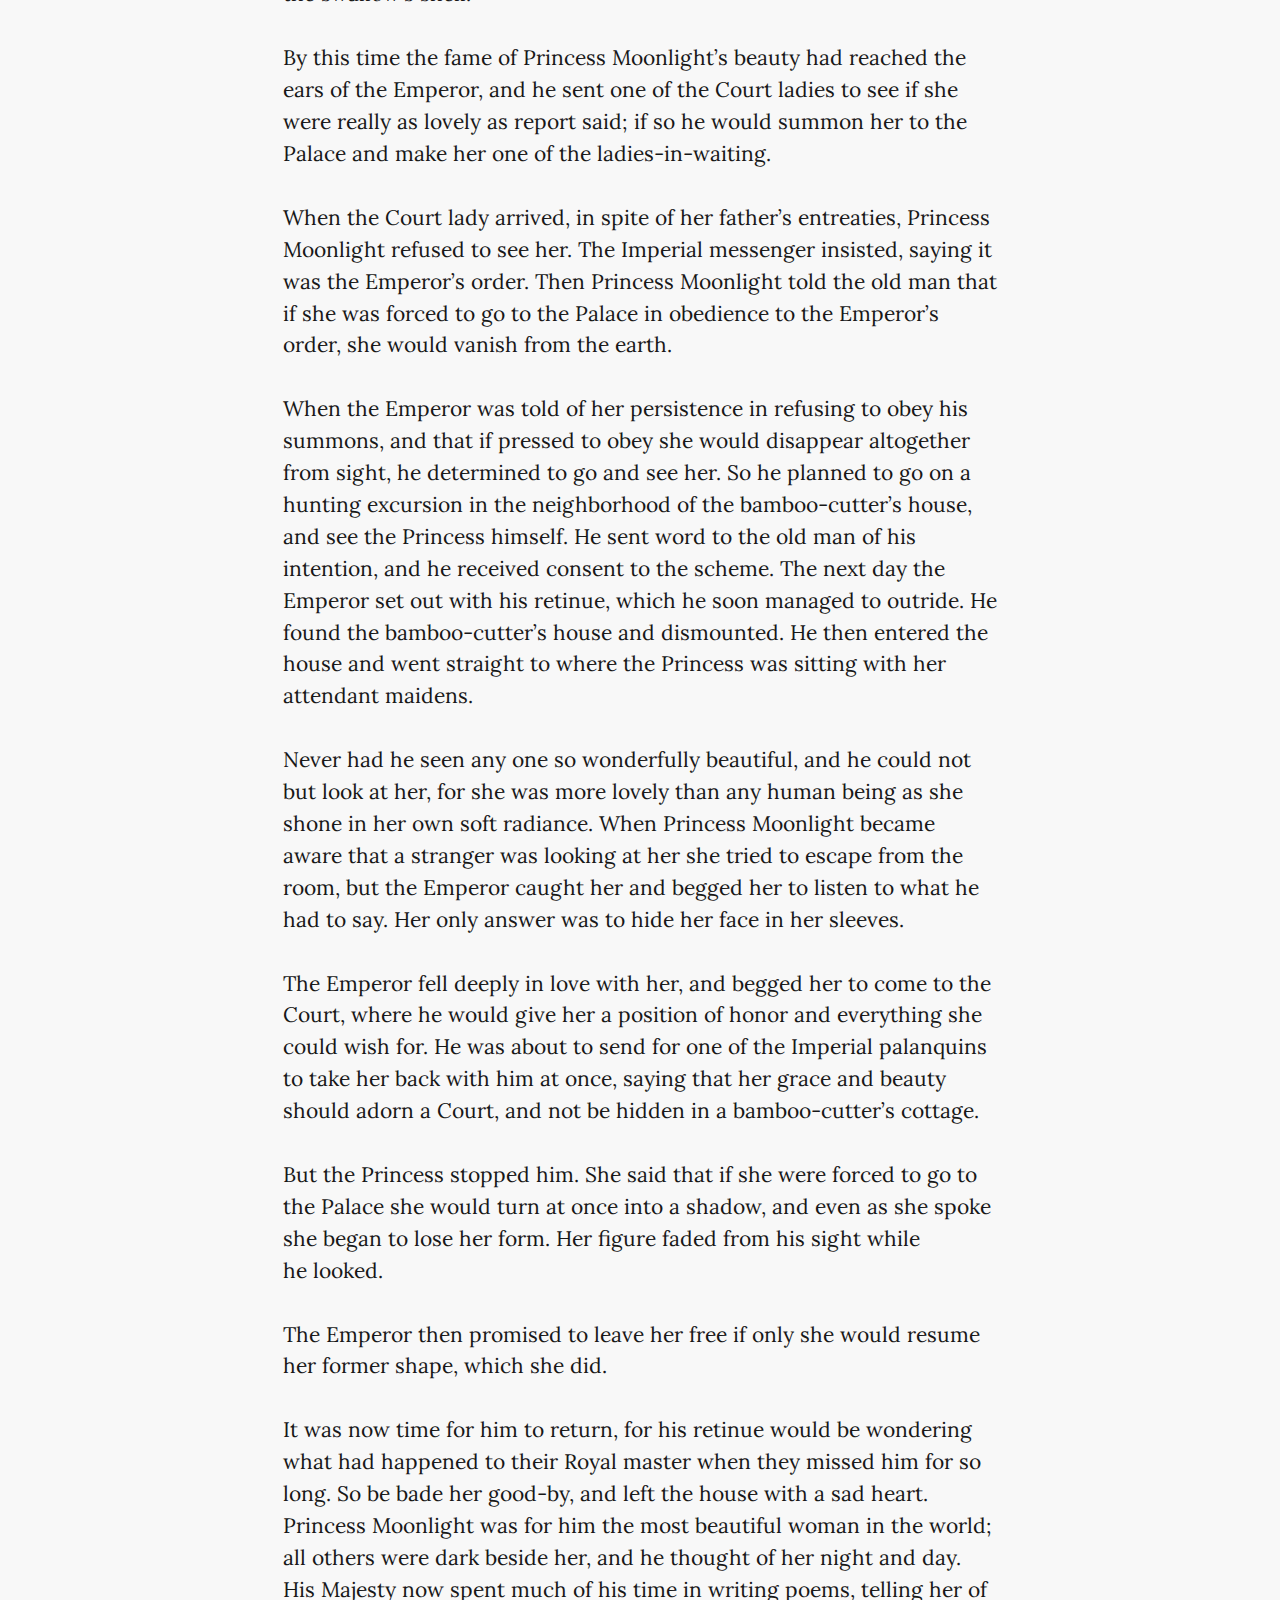
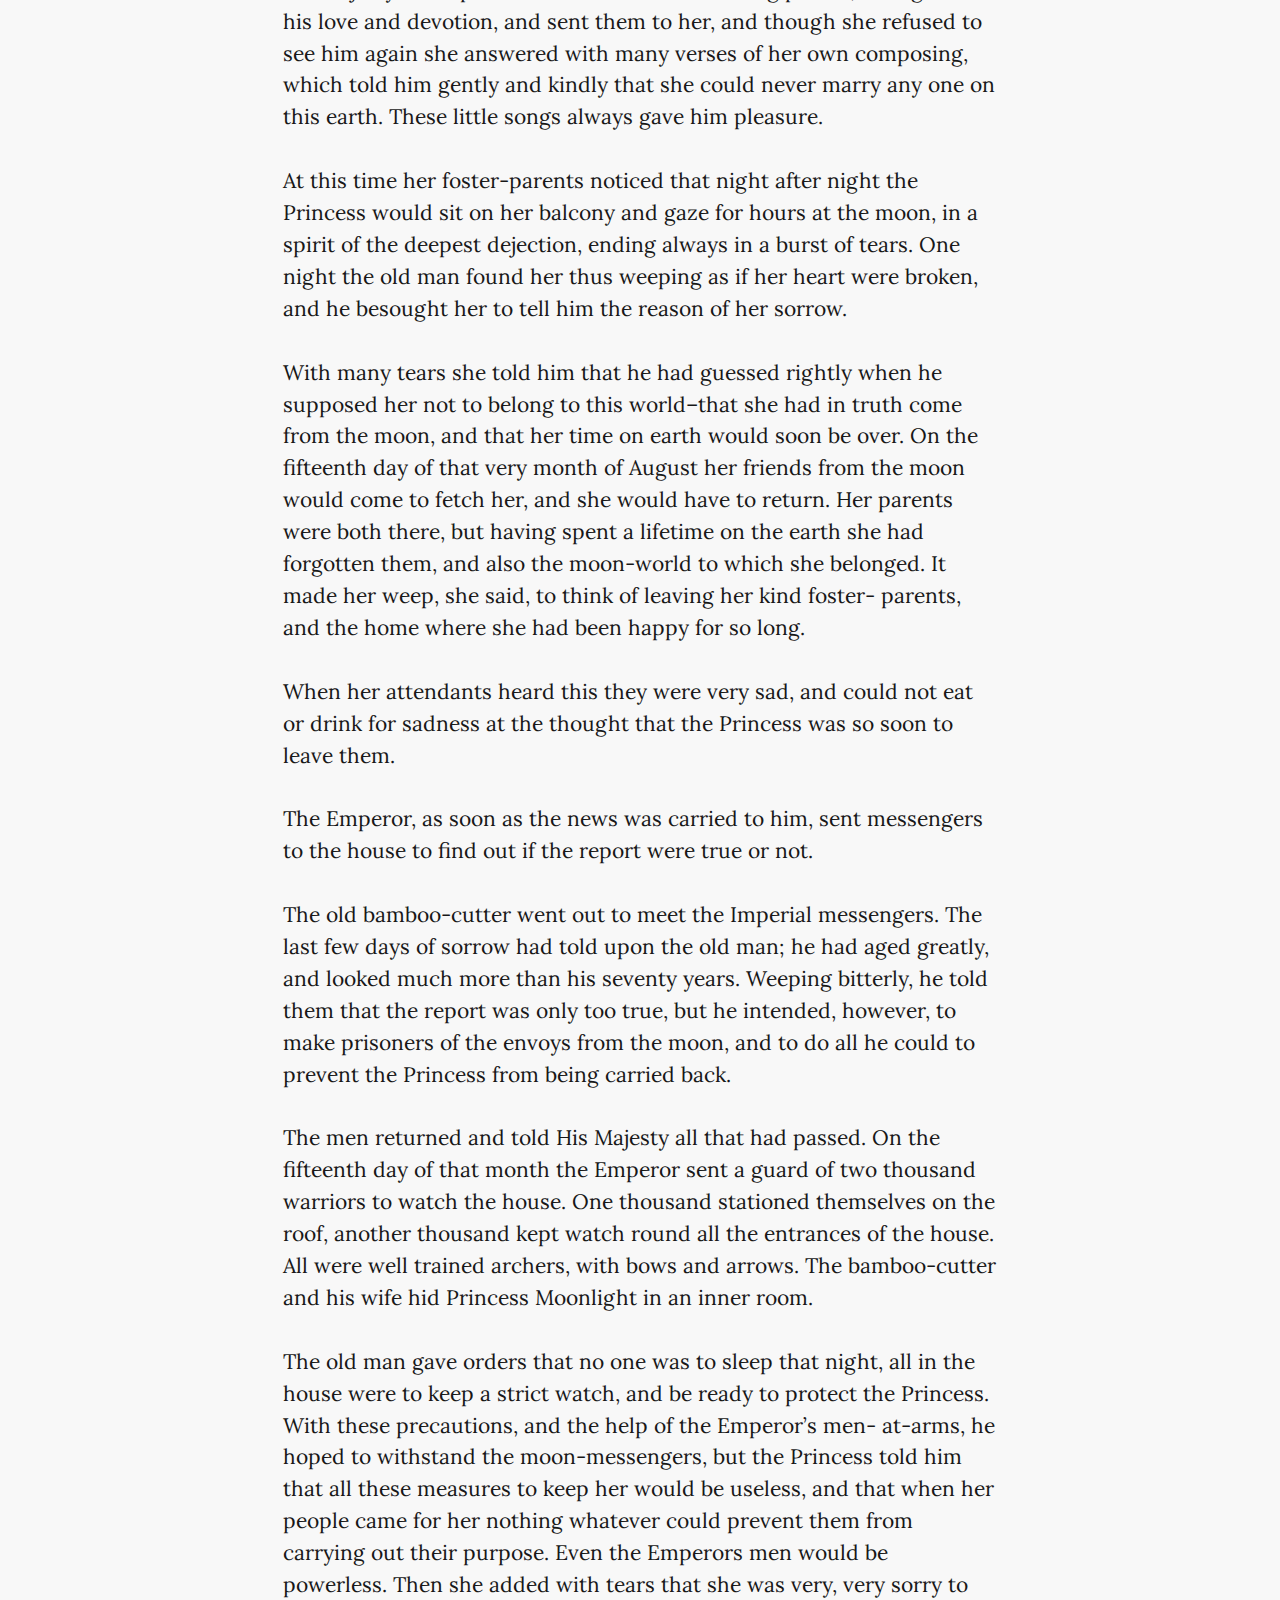
<file: articles/bamboo-cutter/index.html>
<!DOCTYPE html><html lang="en"><head><meta charset="utf-8"><meta http-equiv="X-UA-Compatible" content="IE=edge,chrome=1"><meta name="viewport" content="width=device-width"><title>Taketori Monogatari - Dough Shom Bo</title><link rel="alternate" href="http://localhost:8080/feed.xml" type="application/rss+xml" title="So so sweet"><link rel="stylesheet" href="http://fonts.googleapis.com/css?family=Lora:400,700,400italic,700italic|Anonymous+Pro:400,700,400italic,700italic|Merriweather:400,700,300"><link rel="stylesheet" href="/css/main.css"></head><body class="article-detail"><header class="header"><div class="content-wrap"><h1>Taketori Monogatari</h1><p class="author">Written by <span class="author">Princess Kaguya</span></p></div></header><div id="content"><div class="content-wrap"><article class="article"><section class="content"><p>Long, long ago, there lived an old bamboo&nbsp;wood-cutter.</p>
<p>He was very poor and sad also, for no child had Heaven sent to cheer his old age, and in his heart there was no hope of rest from work till he died and was laid in the quiet grave. Every morning he went forth into the woods and hills wherever the bamboo reared its lithe green plumes against the sky. When he had made his choice, he would cut down these feathers of the forest, and splitting them lengthwise, or cutting them into joints, would carry the bamboo wood home and make it into various articles for the household, and he and his old wife gained a small livelihood by selling&nbsp;them.</p>
<p><span class="more"></span></p>
<p><img src="/articles/bamboo-cutter/taketori_monogatari.jpg" alt="Taketori Monogatari"></p>
<p>One morning as usual he had gone out to his work, and having found a nice clump of bamboos, had set to work to cut some of them down. Suddenly the green grove of bamboos was flooded with a bright soft light, as if the full moon had risen over the spot. Looking round in astonishment, he saw that the brilliance was streaming from one bamboo. The old man. full of wonder. dropped his ax and went towards the light. On nearer approach he saw that this soft splendor came from a hollow in the green bamboo stem, and still more wonderful to behold, in the midst of the brilliance stood a tiny human being, only three inches in height, and exquisitely beautiful in&nbsp;appearance.</p>
<p>“You must be sent to be my child, for I find you here among the bamboos where lies my daily work,” said the old man, and taking the little creature in his hand he took it home to his wife to bring up. The tiny girl was so exceedingly beautiful and so small, that the old woman put her into a basket to safeguard her from the least possibility of being hurt in any&nbsp;way.</p>
<p>The old couple were now very happy, for it had been a lifelong regret that they had no children of their own, and with joy they now expended all the love of their old age on the little child who had come to them in so marvelous a&nbsp;manner.</p>
<p>From this time on, the old man often found gold in the notches of the bamboos when he hewed them down and cut them up; not only gold, but precious stones also, so that by degrees he became rich. He built himself a fine house, and was no longer known as the poor bamboo woodcutter, but as a wealthy&nbsp;man.</p>
<p>Three months passed quickly away, and in that time the bamboo child had, wonderful to say, become a full-grown girl, so her foster- parents did up her hair and dressed her in beautiful kimonos. She was of such wondrous beauty that they placed her behind the screens like a princess, and allowed no one to see her, waiting upon her themselves. It seemed as if she were made of light, for the house was filled with a soft shining, so that even in the dark of night it was like daytime. Her presence seemed to have a benign influence on those there. Whenever the old man felt sad, he had only to look upon his foster-daughter and his sorrow vanished, and he became as happy as when he was a&nbsp;youth.</p>
<p>At last the day came for the naming of their new-found child, so the old couple called in a celebrated name-giver, and he gave her the name of Princess Moonlight, because her body gave forth so much soft bright light that she might have been a daughter of the Moon&nbsp;God.</p>
<p>For three days the festival was kept up with song and dance and music. All the friends and relations of the old couple were present, and great was their enjoyment of the festivities held to celebrate the naming of Princess Moonlight. Everyone who saw her declared that there never had been seen any one so lovely; all the beauties throughout the length and breadth of the land would grow pale beside her, so they said. The fame of the Princess’s loveliness spread far and wide, and many were the suitors who desired to win her hand, or even so much as to see&nbsp;her.</p>
<p>Suitors from far and near posted themselves outside the house, and made little holes in the fence, in the hope of catching a glimpse of the Princess as she went from one room to the other along the veranda. They stayed there day and night, sacrificing even their sleep for a chance of seeing her, but all in vain. Then they approached the house, and tried to speak to the old man and his wife or some of the servants, but not even this was granted&nbsp;them.</p>
<p>Still, in spite of all this disappointment they stayed on day after day, and night after night, and counted it as nothing, so great was their desire to see the&nbsp;Princess.</p>
<p>At last, however, most of the men, seeing how hopeless their quest was, lost heart and hope both, and returned to their homes. All except five Knights, whose ardor and determination, instead of waning, seemed to wax greater with obstacles. These five men even went without their meals, and took snatches of whatever they could get brought to them, so that they might always stand outside the dwelling. They stood there in all weathers, in sunshine and in&nbsp;rain.</p>
<p>Sometimes they wrote letters to the Princess, but no answer was vouchsafed to them. Then when letters failed to draw any reply, they wrote poems to her telling her of the hopeless love which kept them from sleep, from food, from rest, and even from their homes. Still Princes Moonlight gave no sign of having received their&nbsp;verses.</p>
<p>In this hopeless state the winter passed. The snow and frost and the cold winds gradually gave place to the gentle warmth of spring. Then the summer came, and the sun burned white and scorching in the heavens above and on the earth beneath, and still these faithful Knights kept watch and waited. At the end of these long months they called out to the old bamboo-cutter and entreated him to have some mercy upon them and to show them the Princess, but he answered only that as he was not her real father he could not insist on her obeying him against her&nbsp;wishes.</p>
<p>The five Knights on receiving this stern answer returned to their several homes, and pondered over the best means of touching the proud Princess’s heart, even so much as to grant them a hearing. They took their rosaries in hand and knelt before their household shrines, and burned precious incense, praying to Buddha to give them their heart’s desire. Thus several days passed, but even so they could not rest in their&nbsp;homes.</p>
<p>So again they set out for the bamboo-cutter’s house. This time the old man came out to see them, and they asked him to let them know if it was the Princess’s resolution never to see any man whatsoever, and they implored him to speak for them and to tell her the greatness of their love, and how long they had waited through the cold of winter and the heat of summer, sleepless and roofless through all weathers, without food and without rest, in the ardent hope of winning her, and they were willing to consider this long vigil as pleasure if she would but give them one chance of pleading their cause with&nbsp;her.</p>
<p>The old man lent a willing ear to their tale of love, for in his inmost heart he felt sorry for these faithful suitors and would have liked to see his lovely foster-daughter married to one of them. So he went in to Princess Moonlight and said&nbsp;reverently:</p>
<p>“Although you have always seemed to me to be a heavenly being, yet I have had the trouble of bringing you up as my own child and you have been glad of the protection of my roof. Will you refuse to do as I&nbsp;wish?”</p>
<p>Then Princess Moonlight replied that there was nothing she would not do for him, that she honored and loved him as her own father, and that as for herself she could not remember the time before she came to&nbsp;earth.</p>
<p>The old man listened with great joy as she spoke these dutiful words. Then he told her how anxious he was to see her safely and happily married before he&nbsp;died.</p>
<p>“I am an old man, over seventy years of age, and my end may come any time now. It is necessary and right that you should see these five suitors and choose one of&nbsp;them.”</p>
<p>“Oh, why,” said the Princess in distress, “must I do this? I have no wish to marry&nbsp;now.”</p>
<p>“I found you,” answered the old man, “many years ago, when you were a little creature three inches high, in the midst of a great white light. The light streamed from the bamboo in which you were hid and led me to you. So I have always thought that you were more than mortal woman. While I am alive it is right for you to remain as you are if you wish to do so, but some day I shall cease to be and who will take care of you then? Therefore I pray you to meet these five brave men one at a time and make up your mind to marry one of&nbsp;them!”</p>
<p>Then the Princess answered that she felt sure that she was not as beautiful as perhaps report made her out to be, and that even if she consented to marry any one of them, not really knowing her before, his heart might change afterwards. So as she did not feel sure of them, even though her father told her they were worthy Knights, she did not feel it wise to see&nbsp;them.</p>
<p>“All you say is very reasonable,” said the old man, “but what kind of men will you consent to see? I do not call these five men who have waited on you for months, light-hearted. They have stood outside this house through the winter and the summer, often denying themselves food and sleep so that they may win you. What more can you&nbsp;demand?”</p>
<p>Then Princess Moonlight said she must make further trial of their love before she would grant their request to interview her. The five warriors were to prove their love by each bringing her from distant countries something that she desired to&nbsp;possess.</p>
<p>That same evening the suitors arrived and began to play their flutes in turn, and to sing their self-composed songs telling of their great and tireless love. The bamboo-cutter went out to them and offered them his sympathy for all they had endured and all the patience they had shown in their desire to win his foster-daughter. Then he gave them her message, that she would consent to marry whosoever was successful in bringing her what she wanted. This was to test&nbsp;them.</p>
<p>The five all accepted the trial, and thought it an excellent plan, for it would prevent jealousy between&nbsp;them.</p>
<p>Princess Moonlight then sent word to the First Knight that she requested him to bring her the stone bowl which had belonged to Buddha in&nbsp;India.</p>
<p>The Second Knight was asked to go to the Mountain of Horai, said to be situated in the Eastern Sea, and to bring her a branch of the wonderful tree that grew on its summit. The roots of this tree were of silver, the trunk of gold, and the branches bore as fruit white&nbsp;jewels.</p>
<p>The Third Knight was told to go to China and search for the fire-rat and to bring her its&nbsp;skin.</p>
<p>The Fourth Knight was told to search for the dragon that carried on its head the stone radiating five colors and to bring the stone to&nbsp;her.</p>
<p>The Fifth Knight was to find the swallow which carried a shell in its stomach and to bring the shell to&nbsp;her.</p>
<p>The old man thought these very hard tasks and hesitated to carry the messages, but the Princess would make no other conditions. So her commands were issued word for word to the five men who, when they heard what was required of them, were all disheartened and disgusted at what seemed to them the impossibility of the tasks given them and returned to their own homes in&nbsp;despair.</p>
<p>But after a time, when they thought of the Princess, the love in their hearts revived for her, and they resolved to make an attempt to get what she desired of&nbsp;them.</p>
<p>The First Knight sent word to the Princess that he was starting out that day on the quest of Buddha’s bowl, and he hoped soon to bring it to her. But he had not the courage to go all the way to India, for in those days traveling was very difficult and full of danger, so he went to one of the temples in Kyoto and took a stone bowl from the altar there, paying the priest a large sum of money for it. He then wrapped it in a cloth of gold and, waiting quietly for three years, returned and carried it to the old&nbsp;man.</p>
<p>Princess Moonlight wondered that the Knight should have returned so soon. She took the bowl from its gold wrapping, expecting it to make the room full of light, but it did not shine at all, so she knew that it was a sham thing and not the true bowl of Buddha. She returned it at once and refused to see him. The Knight threw the bowl away and returned to his home in despair. He gave up now all hopes of ever winning the&nbsp;Princess.</p>
<p>The Second Knight told his parents that he needed change of air for his health, for he was ashamed to tell them that love for the Princess Moonlight was the real cause of his leaving them. He then left his home, at the same time sending word to the Princess that he was setting out for Mount Horai in the hope of getting her a branch of the gold and silver tree which she so much wished to have. He only allowed his servants to accompany him half-way, and then sent them back. He reached the seashore and embarked on a small ship, and after sailing away for three days he landed and employed several carpenters to build him a house contrived in such a way that no one could get access to it. He then shut himself up with six skilled jewelers, and endeavored to make such a gold and silver branch as he thought would satisfy the Princess as having come from the wonderful tree growing on Mount Horai. Every one whom he had asked declared that Mount Horai belonged to the land of fable and not to&nbsp;fact.</p>
<p>When the branch was finished, he took his journey home and tried to make himself look as if he were wearied and worn out with travel. He put the jeweled branch into a lacquer box and carried it to the bamboo-cutter, begging him to present it to the&nbsp;Princess.</p>
<p>The old man was quite deceived by the travel-stained appearance of the Knight, and thought that he had only just returned from his long journey with the branch. So he tried to persuade the Princess to consent to see the man. But she remained silent and looked very sad. The old man began to take out the branch and praised it as a wonderful treasure to be found nowhere in the whole land. Then he spoke of the Knight, how handsome and how brave he was to have undertaken a journey to so remote a place as the Mount of&nbsp;Horai.</p>
<p>Princess Moonlight took the branch in her hand and looked at it carefully. She then told her foster-parent that she knew it was impossible for the man to have obtained a branch from the gold and silver tree growing on Mount Horai so quickly or so easily, and she was sorry to say she believed it&nbsp;artificial.</p>
<p>The old man then went out to the expectant Knight, who had now approached the house, and asked where he had found the branch. Then the man did not scruple to make up a long&nbsp;story.</p>
<p>“Two years ago I took a ship and started in search of Mount Horai. After going before the wind for some time I reached the far Eastern Sea. Then a great storm arose and I was tossed about for many days, losing all count of the points of the compass, and finally we were blown ashore on an unknown island. Here I found the place inhabited by demons who at one time threatened to kill and eat me. However, I managed to make friends with these horrible creatures, and they helped me and my sailors to repair the boat, and I set sail again. Our food gave out, and we suffered much from sickness on board. At last, on the five-hundredth day from the day of starting, I saw far off on the horizon what looked like the peak of a mountain. On nearer approach, this proved to be an island, in the center of which rose a high mountain. I landed, and after wandering about for two or three days, I saw a shining being coming towards me on the beach, holding in his hands a golden bowl. I went up to him and asked him if I had, by good chance, found the island of Mount Horai, and he&nbsp;answered:”</p>
<p>“‘Yes, this is Mount&nbsp;Horai!’”</p>
<p>“With much difficulty I climbed to the summit, here stood the golden tree growing with silver roots in the ground. The wonders of that strange land are many, and if I began to tell you about them I could never stop. In spite of my wish to stay there long, on breaking off the branch I hurried back. With utmost speed it has taken me four hundred days to get back, and, as you see, my clothes are still damp from exposure on the long sea voyage. I have not even waited to change my raiment, so anxious was I to bring the branch to the Princess&nbsp;quickly.”</p>
<p>Just at this moment the six jewelers, who had been employed on the making of the branch, but not yet paid by the Knight, arrived at the house and sent in a petition to the Princess to be paid for their labor. They said that they had worked for over a thousand days making the branch of gold, with its silver twigs and its jeweled fruit, that was now presented to her by the Knight, but as yet they had received nothing in payment. So this Knight’s deception was thus found out, and the Princess, glad of an escape from one more importunate suitor, was only too pleased to send back the branch. She called in the workmen and had them paid liberally, and they went away happy. But on the way home they were overtaken by the disappointed man. who beat them till they were nearly dead, for letting out the secret, and they barely escaped with their lives. The Knight then returned home, raging in his heart; and in despair of ever winning the Princess gave up society and retired to a solitary life among the&nbsp;mountains.</p>
<p>Now the Third Knight had a friend in China, so he wrote to him to get the skin of the fire-rat. The virtue of any part of this animal was that no fire could harm it. He promised his friend any amount of money he liked to ask if only he could get him the desired article. As soon as the news came that the ship on which his friend had sailed home had come into port, he rode seven days on horseback to meet him. He handed his friend a large sum of money, and received the fire-rat’s skin. When he reached home he put it carefully in a box and sent it in to the Princess while he waited outside for her&nbsp;answer.</p>
<p>The bamboo-cutter took the box from the Knight and, as usual, carried it in to her and tried to coax her to see the Knight at once, but Princess Moonlight refused, saying that she must first put the skin to test by putting it into the fire. If it were the real thing it would not burn. So she took off the crape wrapper and opened the box, and then threw the skin into the fire. The skin crackled and burnt up at once, and the Princess knew that this man also had not fulfilled his word. So the Third Knight failed&nbsp;also.</p>
<p>Now the Fourth Knight was no more enterprising than the rest. Instead of starting out on the quest of the dragon bearing on its head the five-color-radiating jewel, he called all his servants together and gave them the order to seek for it far and wide in Japan and in China, and he strictly forbade any of them to return till they had found&nbsp;it.</p>
<p>His numerous retainers and servants started out in different directions, with no intention, however, of obeying what they considered an impossible order. They simply took a holiday, went to pleasant country places together, and grumbled at their master’s&nbsp;unreasonableness.</p>
<p>The Knight meanwhile, thinking that his retainers could not fail to find the jewel, repaired to his house, and fitted it up beautifully for the reception of the Princess, he felt so sure of winning&nbsp;her.</p>
<p>One year passed away in weary waiting, and still his men did not return with the dragon-jewel. The Knight became desperate. He could wait no longer, so taking with him only two men he hired a ship and commanded the captain to go in search of the dragon; the captain and the sailors refused to undertake what they said was an absurd search, but the Knight compelled them at last to put out to&nbsp;sea.</p>
<p>When they had been but a few days out they encountered a great storm which lasted so long that, by the time its fury abated, the Knight had determined to give up the hunt of the dragon. They were at last blown on shore, for navigation was primitive in those days. Worn out with his travels and anxiety, the fourth suitor gave himself up to rest. He had caught a very heavy cold, and had to go to bed with a swollen&nbsp;face.</p>
<p>The governor of the place, hearing of his plight, sent messengers with a letter inviting him to his house. While he was there thinking over all his troubles, his love for the Princess turned to anger, and he blamed her for all the hardships he had undergone. He thought that it was quite probable she had wished to kill him so that she might be rid of him, and in order to carry out her wish had sent him upon his impossible&nbsp;quest.</p>
<p>At this point all the servants he had sent out to find the jewel came to see him, and were surprised to find praise instead of displeasure awaiting them. Their master told them that he was heartily sick of adventure, and said that he never intended to go near the Princess’s house again in the&nbsp;future.</p>
<p>Like all the rest, the Fifth Knight failed in his quest–he could not find the swallow’s&nbsp;shell.</p>
<p>By this time the fame of Princess Moonlight’s beauty had reached the ears of the Emperor, and he sent one of the Court ladies to see if she were really as lovely as report said; if so he would summon her to the Palace and make her one of the&nbsp;ladies-in-waiting.</p>
<p>When the Court lady arrived, in spite of her father’s entreaties, Princess Moonlight refused to see her. The Imperial messenger insisted, saying it was the Emperor’s order. Then Princess Moonlight told the old man that if she was forced to go to the Palace in obedience to the Emperor’s order, she would vanish from the&nbsp;earth.</p>
<p>When the Emperor was told of her persistence in refusing to obey his summons, and that if pressed to obey she would disappear altogether from sight, he determined to go and see her. So he planned to go on a hunting excursion in the neighborhood of the bamboo-cutter’s house, and see the Princess himself. He sent word to the old man of his intention, and he received consent to the scheme. The next day the Emperor set out with his retinue, which he soon managed to outride. He found the bamboo-cutter’s house and dismounted. He then entered the house and went straight to where the Princess was sitting with her attendant&nbsp;maidens.</p>
<p>Never had he seen any one so wonderfully beautiful, and he could not but look at her, for she was more lovely than any human being as she shone in her own soft radiance. When Princess Moonlight became aware that a stranger was looking at her she tried to escape from the room, but the Emperor caught her and begged her to listen to what he had to say. Her only answer was to hide her face in her&nbsp;sleeves.</p>
<p>The Emperor fell deeply in love with her, and begged her to come to the Court, where he would give her a position of honor and everything she could wish for. He was about to send for one of the Imperial palanquins to take her back with him at once, saying that her grace and beauty should adorn a Court, and not be hidden in a bamboo-cutter’s&nbsp;cottage.</p>
<p>But the Princess stopped him. She said that if she were forced to go to the Palace she would turn at once into a shadow, and even as she spoke she began to lose her form. Her figure faded from his sight while he&nbsp;looked.</p>
<p>The Emperor then promised to leave her free if only she would resume her former shape, which she&nbsp;did.</p>
<p>It was now time for him to return, for his retinue would be wondering what had happened to their Royal master when they missed him for so long. So be bade her good-by, and left the house with a sad heart. Princess Moonlight was for him the most beautiful woman in the world; all others were dark beside her, and he thought of her night and day. His Majesty now spent much of his time in writing poems, telling her of his love and devotion, and sent them to her, and though she refused to see him again she answered with many verses of her own composing, which told him gently and kindly that she could never marry any one on this earth. These little songs always gave him&nbsp;pleasure.</p>
<p>At this time her foster-parents noticed that night after night the Princess would sit on her balcony and gaze for hours at the moon, in a spirit of the deepest dejection, ending always in a burst of tears. One night the old man found her thus weeping as if her heart were broken, and he besought her to tell him the reason of her&nbsp;sorrow.</p>
<p>With many tears she told him that he had guessed rightly when he supposed her not to belong to this world–that she had in truth come from the moon, and that her time on earth would soon be over. On the fifteenth day of that very month of August her friends from the moon would come to fetch her, and she would have to return. Her parents were both there, but having spent a lifetime on the earth she had forgotten them, and also the moon-world to which she belonged. It made her weep, she said, to think of leaving her kind foster- parents, and the home where she had been happy for so&nbsp;long.</p>
<p>When her attendants heard this they were very sad, and could not eat or drink for sadness at the thought that the Princess was so soon to leave&nbsp;them.</p>
<p>The Emperor, as soon as the news was carried to him, sent messengers to the house to find out if the report were true or&nbsp;not.</p>
<p>The old bamboo-cutter went out to meet the Imperial messengers. The last few days of sorrow had told upon the old man; he had aged greatly, and looked much more than his seventy years. Weeping bitterly, he told them that the report was only too true, but he intended, however, to make prisoners of the envoys from the moon, and to do all he could to prevent the Princess from being carried&nbsp;back.</p>
<p>The men returned and told His Majesty all that had passed. On the fifteenth day of that month the Emperor sent a guard of two thousand warriors to watch the house. One thousand stationed themselves on the roof, another thousand kept watch round all the entrances of the house. All were well trained archers, with bows and arrows. The bamboo-cutter and his wife hid Princess Moonlight in an inner&nbsp;room.</p>
<p>The old man gave orders that no one was to sleep that night, all in the house were to keep a strict watch, and be ready to protect the Princess. With these precautions, and the help of the Emperor’s men- at-arms, he hoped to withstand the moon-messengers, but the Princess told him that all these measures to keep her would be useless, and that when her people came for her nothing whatever could prevent them from carrying out their purpose. Even the Emperors men would be powerless. Then she added with tears that she was very, very sorry to leave him and his wife, whom she had learned to love as her parents, that if she could do as she liked she would stay with them in their old age, and try to make some return for all the love and kindness they had showered upon her during all her earthly&nbsp;life.</p>
<p>The night wore on! The yellow harvest moon rose high in the heavens, flooding the world asleep with her golden light. Silence reigned over the pine and the bamboo forests, and on the roof where the thousand men-at-arms&nbsp;waited.</p>
<p>Then the night grew gray towards the dawn and all hoped that the danger was over–that Princess Moonlight would not have to leave them after all. Then suddenly the watchers saw a cloud form round the moon–and while they looked this cloud began to roll earthwards. Nearer and nearer it came, and every one saw with dismay that its course lay towards the&nbsp;house.</p>
<p>In a short time the sky was entirely obscured, till at last the cloud lay over the dwelling only ten feet off the ground. In the midst of the cloud there stood a flying chariot, and in the chariot a band of luminous beings. One amongst them who looked like a king and appeared to be the chief stepped out of the chariot, and, poised in air, called to the old man to come&nbsp;out.</p>
<p>“The time has come,” he said, “for Princess Moonlight to return to the moon from whence she came. She committed a grave fault, and as a punishment was sent to live down here for a time. We know what good care you have taken of the Princess, and we have rewarded you for this and have sent you wealth and prosperity. We put the gold in the bamboos for you to&nbsp;find.”</p>
<p>“I have brought up this Princess for twenty years and never once has she done a wrong thing, therefore the lady you are seeking cannot be this one,” said the old man. “I pray you to look&nbsp;elsewhere.”</p>
<p>Then the messenger called aloud,&nbsp;saying:</p>
<p>“Princess Moonlight, come out from this lowly dwelling. Rest not here another&nbsp;moment,”</p>
<p>At these words the screens of the Princess’s room slid open of their own accord, revealing the Princess shining in her own radiance, bright and wonderful and full of&nbsp;beauty.</p>
<p>The messenger led her forth and placed her in the chariot. She looked back, and saw with pity the deep sorrow of the old man. She spoke to him many comforting words, and told him that it was not her will to leave him and that he must always think of her when looking at the&nbsp;moon.</p>
<p>The bamboo-cutter implored to be allowed to accompany her, but this was not allowed. The Princess took off her embroidered outer garment and gave it to him as a&nbsp;keepsake.</p>
<p>One of the moon beings in the chariot held a wonderful coat of wings, another had a phial full of the Elixir of Life which was given the Princess to drink. She swallowed a little and was about to give the rest to the old man, but she was prevented from doing&nbsp;so.</p>
<p>The robe of wings was about to be put upon her shoulders, but she&nbsp;said:</p>
<p>“Wait a little. I must not forget my good friend the Emperor. I must write him once more to say good-by while still in this human&nbsp;form.”</p>
<p>In spite of the impatience of the messengers and charioteers she kept them waiting while she wrote. She placed the phial of the Elixir of Life with the letter, and, giving them to the old man, she asked him to deliver them to the&nbsp;Emperor.</p>
<p>Then the chariot began to roll heavenwards towards the moon, and as they all gazed with tearful eyes at the receding Princess, the dawn broke, and in the rosy light of day the moon-chariot and all in it were lost amongst the fleecy clouds that were now wafted across the sky on the wings of the morning&nbsp;wind.</p>
<p>Princess Moonlight’s letter was carried to the Palace. His Majesty was afraid to touch the Elixir of Life, so he sent it with the letter to the top of the most sacred mountain in the land. Mount Fuji, and there the Royal emissaries burnt it on the summit at sunrise. So to this day people say there is smoke to be seen rising from the top of Mount Fuji to the&nbsp;clouds.</p>
</section></article></div></div><footer><div class="content-wrap"><div class="nav"><a href="/">« Full blog</a></div><section class="about"><p>Wintersmith is made by <a href="http://johan-nordberg.com">Johan Nordberg</a> and licensed under the <a href="http://opensource.org/licenses/MIT">MIT-license</a>.
This footer text can be edited in about.md</p>
<p>Lorem ipsum dolor sit amet, consectetur adipisicing elit, sed do eiusmod
tempor incididunt ut labore et dolore magna aliqua. Ut enim ad minim veniam,
quis nostrud exercitation ullamco laboris nisi ut aliquip ex ea commodo
consequat.</p>
<p>Duis aute irure dolor in reprehenderit in voluptate velit esse cillum
dolore eu fugiat nulla pariatur.</p>
<p>Excepteur sint occaecat cupidatat non proident, sunt in culpa qui officia
deserunt mollit anim id est laborum.</p>
</section><section class="copy"><p>&copy; 2015 Eric Lawrence &mdash; powered by&nbsp;<a href="https://github.com/jnordberg/wintersmith">Wintersmith</a></p></section></div></footer></body></html>
</file>
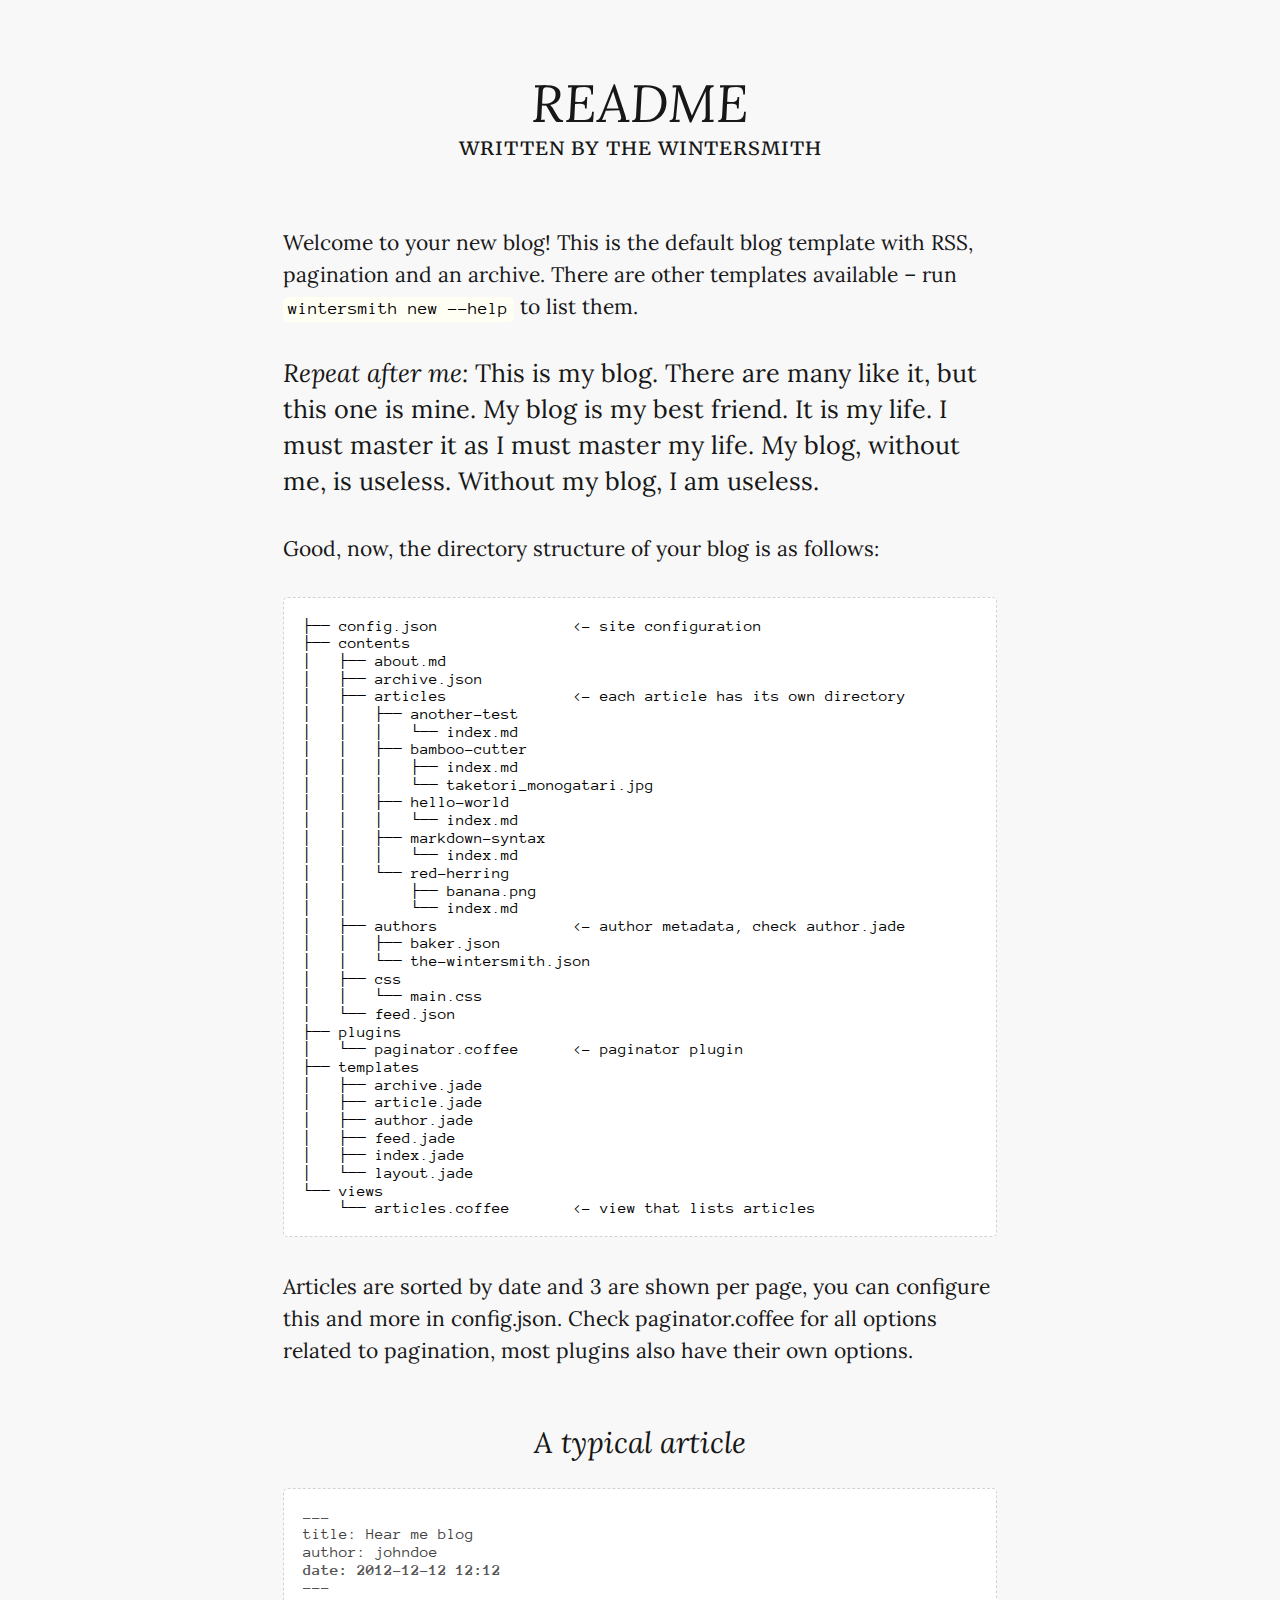
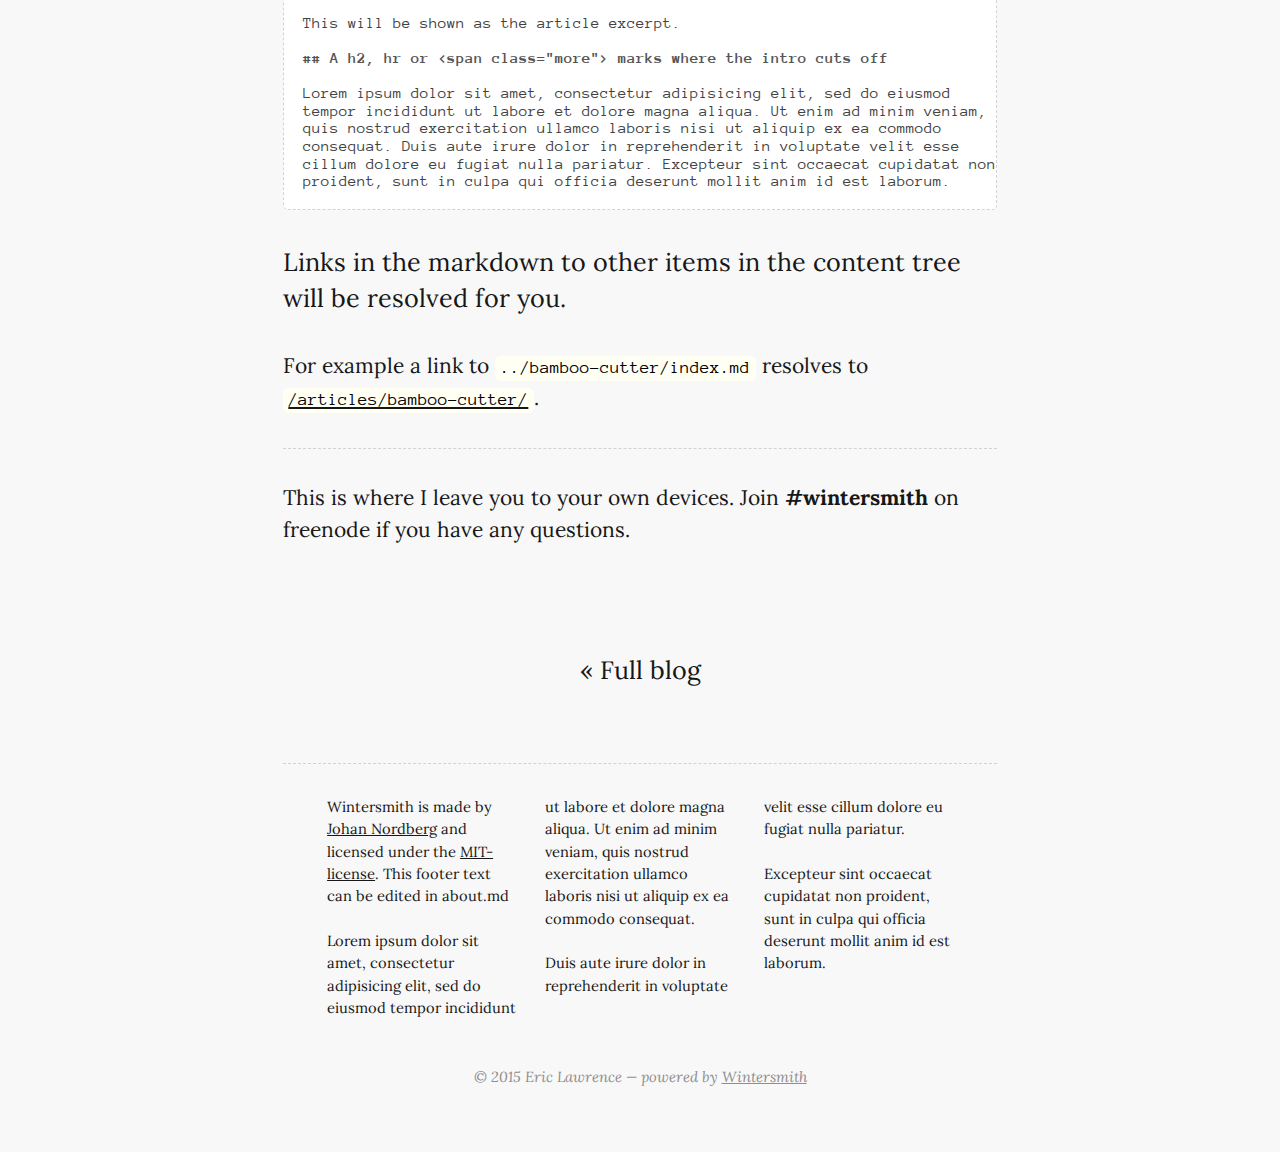
<file: articles/hello-world/index.html>
<!DOCTYPE html><html lang="en"><head><meta charset="utf-8"><meta http-equiv="X-UA-Compatible" content="IE=edge,chrome=1"><meta name="viewport" content="width=device-width"><title>README - Dough Shom Bo</title><link rel="alternate" href="http://localhost:8080/feed.xml" type="application/rss+xml" title="So so sweet"><link rel="stylesheet" href="http://fonts.googleapis.com/css?family=Lora:400,700,400italic,700italic|Anonymous+Pro:400,700,400italic,700italic|Merriweather:400,700,300"><link rel="stylesheet" href="/css/main.css"></head><body class="article-detail"><header class="header"><div class="content-wrap"><h1>README</h1><p class="author">Written by <span class="author"><a href="mailto:the@wintersmith.eu">The Wintersmith</a></span></p></div></header><div id="content"><div class="content-wrap"><article class="article"><section class="content"><p>Welcome to your new blog! This is the default blog template with <span class="caps">RSS</span>, pagination and an archive. There are other templates available – run <code>wintersmith new --help</code> to list&nbsp;them.</p>
<h2 id="[base64]"><em>Repeat after me:</em> This is my blog. There are many like it, but this one is mine. My blog is my best friend. It is my life. I must master it as I must master my life. My blog, without me, is useless. Without my blog, I am&nbsp;useless.</h2>
<p>Good, now, the directory structure of your blog is as&nbsp;follows:</p>
<pre><code>├── config.json               &lt;- site configuration
├── contents
│   ├── about.md
│   ├── archive.json
│   ├── articles              &lt;– each article has its own directory
│   │   ├── another-test
│   │   │   └── index.md
│   │   ├── bamboo-cutter
│   │   │   ├── index.md
│   │   │   └── taketori_monogatari.jpg
│   │   ├── hello-world
│   │   │   └── index.md
│   │   ├── markdown-syntax
│   │   │   └── index.md
│   │   └── red-herring
│   │       ├── banana.png
│   │       └── index.md
│   ├── authors               &lt;- author metadata, check author.jade
│   │   ├── baker.json
│   │   └── the-wintersmith.json
│   ├── css
│   │   └── main.css
│   └── feed.json
├── plugins
│   └── paginator.coffee      &lt;- paginator plugin
├── templates
│   ├── archive.jade
│   ├── article.jade
│   ├── author.jade
│   ├── feed.jade
│   ├── index.jade
│   └── layout.jade
└── views
    └── articles.coffee       &lt;- view that lists articles
</code></pre><p>Articles are sorted by date and 3 are shown per page, you can configure this and more in config.json. Check paginator.coffee for all options related to pagination, most plugins also have their own&nbsp;options.</p>
<h3 id="a-typical-article">A typical&nbsp;article</h3>
<pre><code class="lang-markdown"><span class="horizontal_rule">---</span>
title: Hear me blog
author: johndoe
<span class="header">date: 2012-12-12 12:12
---</span>

This will be shown as the article excerpt.

<span class="header">## A h2, hr or &lt;span class="more"&gt; marks where the intro cuts off</span>

Lorem ipsum dolor sit amet, consectetur adipisicing elit, sed do eiusmod
tempor incididunt ut labore et dolore magna aliqua. Ut enim ad minim veniam,
quis nostrud exercitation ullamco laboris nisi ut aliquip ex ea commodo
consequat. Duis aute irure dolor in reprehenderit in voluptate velit esse
cillum dolore eu fugiat nulla pariatur. Excepteur sint occaecat cupidatat non
proident, sunt in culpa qui officia deserunt mollit anim id est laborum.
</code></pre>
<h2 id="links-in-the-markdown-to-other-items-in-the-content-tree-will-be-resolved-for-you-">Links in the markdown to other items in the content tree will be resolved for&nbsp;you.</h2>
<p>For example a link to <code>../bamboo-cutter/index.md</code> resolves to <a href="/articles/bamboo-cutter/"><code>/articles/bamboo-cutter/</code></a>.</p>
<hr>
<p>This is where I leave you to your own devices. Join <strong>#wintersmith</strong> on freenode if you have any&nbsp;questions.</p>
</section></article></div></div><footer><div class="content-wrap"><div class="nav"><a href="/">« Full blog</a></div><section class="about"><p>Wintersmith is made by <a href="http://johan-nordberg.com">Johan Nordberg</a> and licensed under the <a href="http://opensource.org/licenses/MIT">MIT-license</a>.
This footer text can be edited in about.md</p>
<p>Lorem ipsum dolor sit amet, consectetur adipisicing elit, sed do eiusmod
tempor incididunt ut labore et dolore magna aliqua. Ut enim ad minim veniam,
quis nostrud exercitation ullamco laboris nisi ut aliquip ex ea commodo
consequat.</p>
<p>Duis aute irure dolor in reprehenderit in voluptate velit esse cillum
dolore eu fugiat nulla pariatur.</p>
<p>Excepteur sint occaecat cupidatat non proident, sunt in culpa qui officia
deserunt mollit anim id est laborum.</p>
</section><section class="copy"><p>&copy; 2015 Eric Lawrence &mdash; powered by&nbsp;<a href="https://github.com/jnordberg/wintersmith">Wintersmith</a></p></section></div></footer></body></html>
</file>
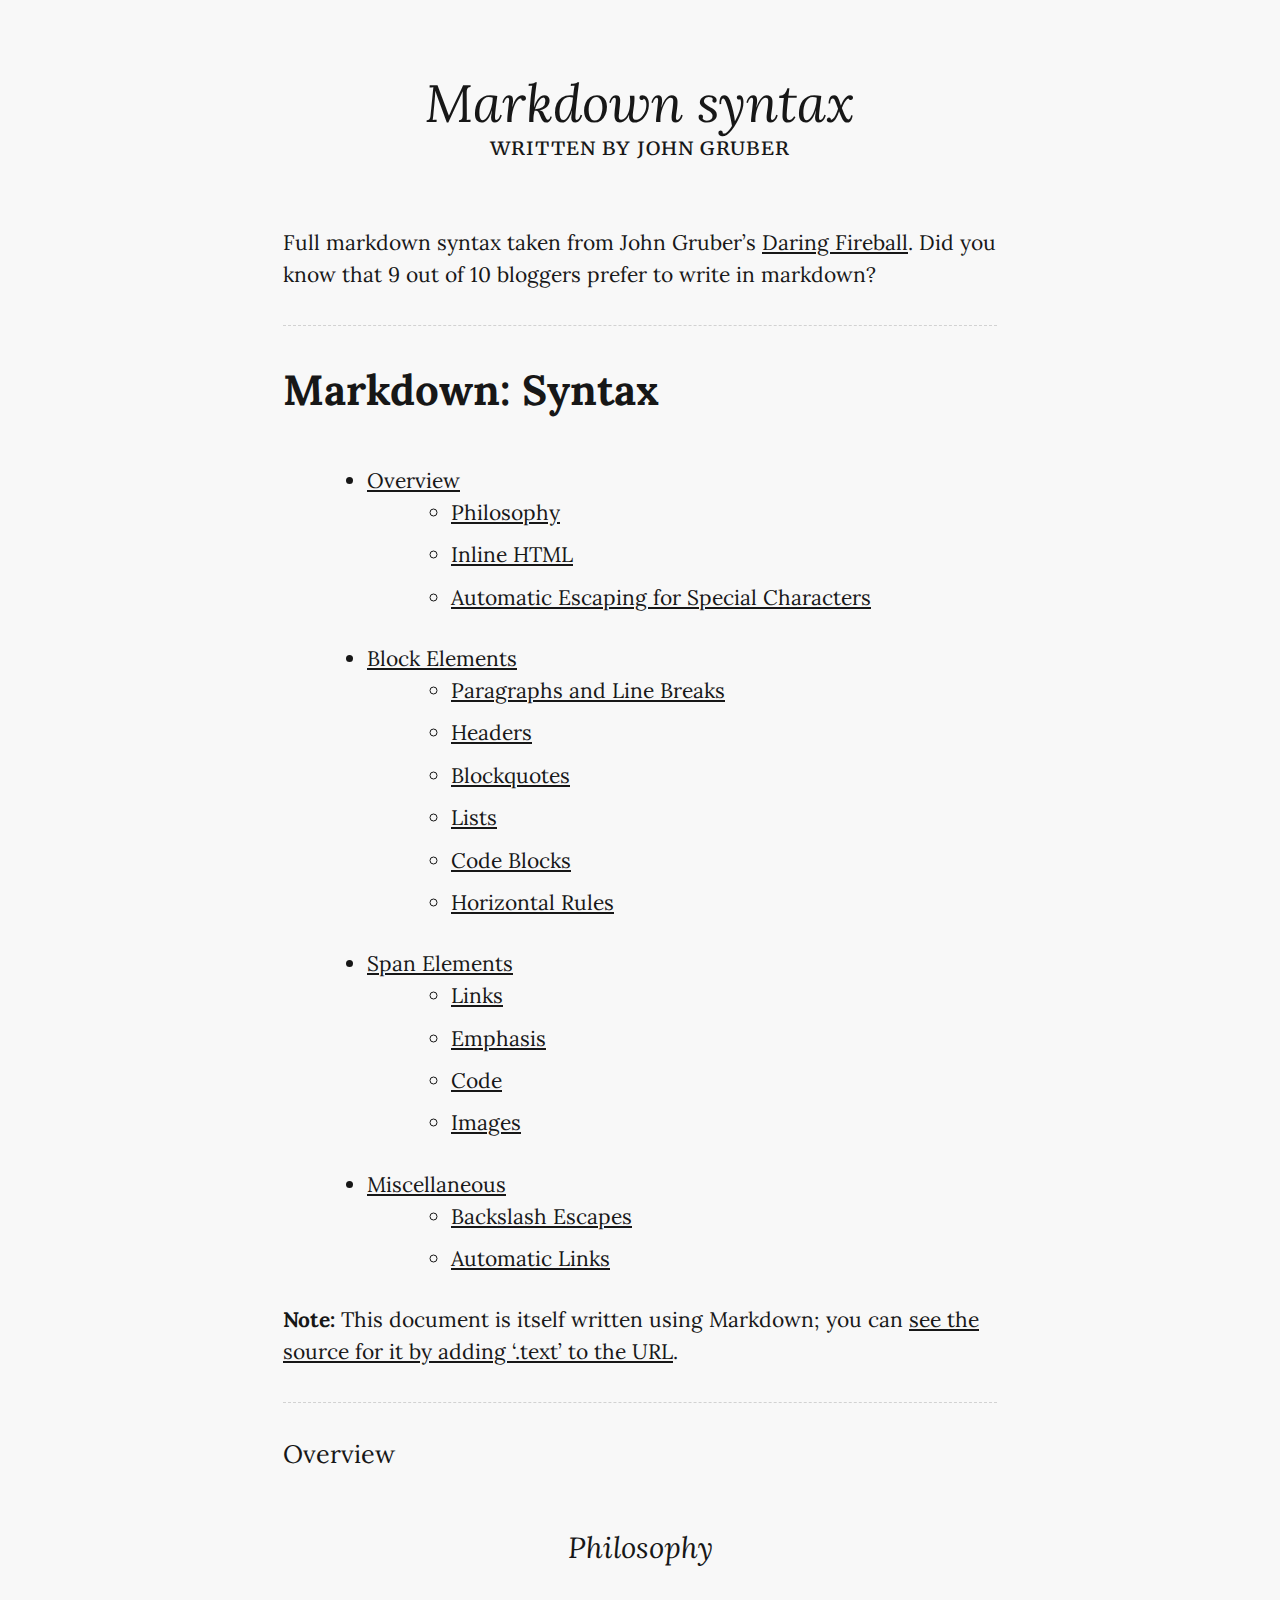
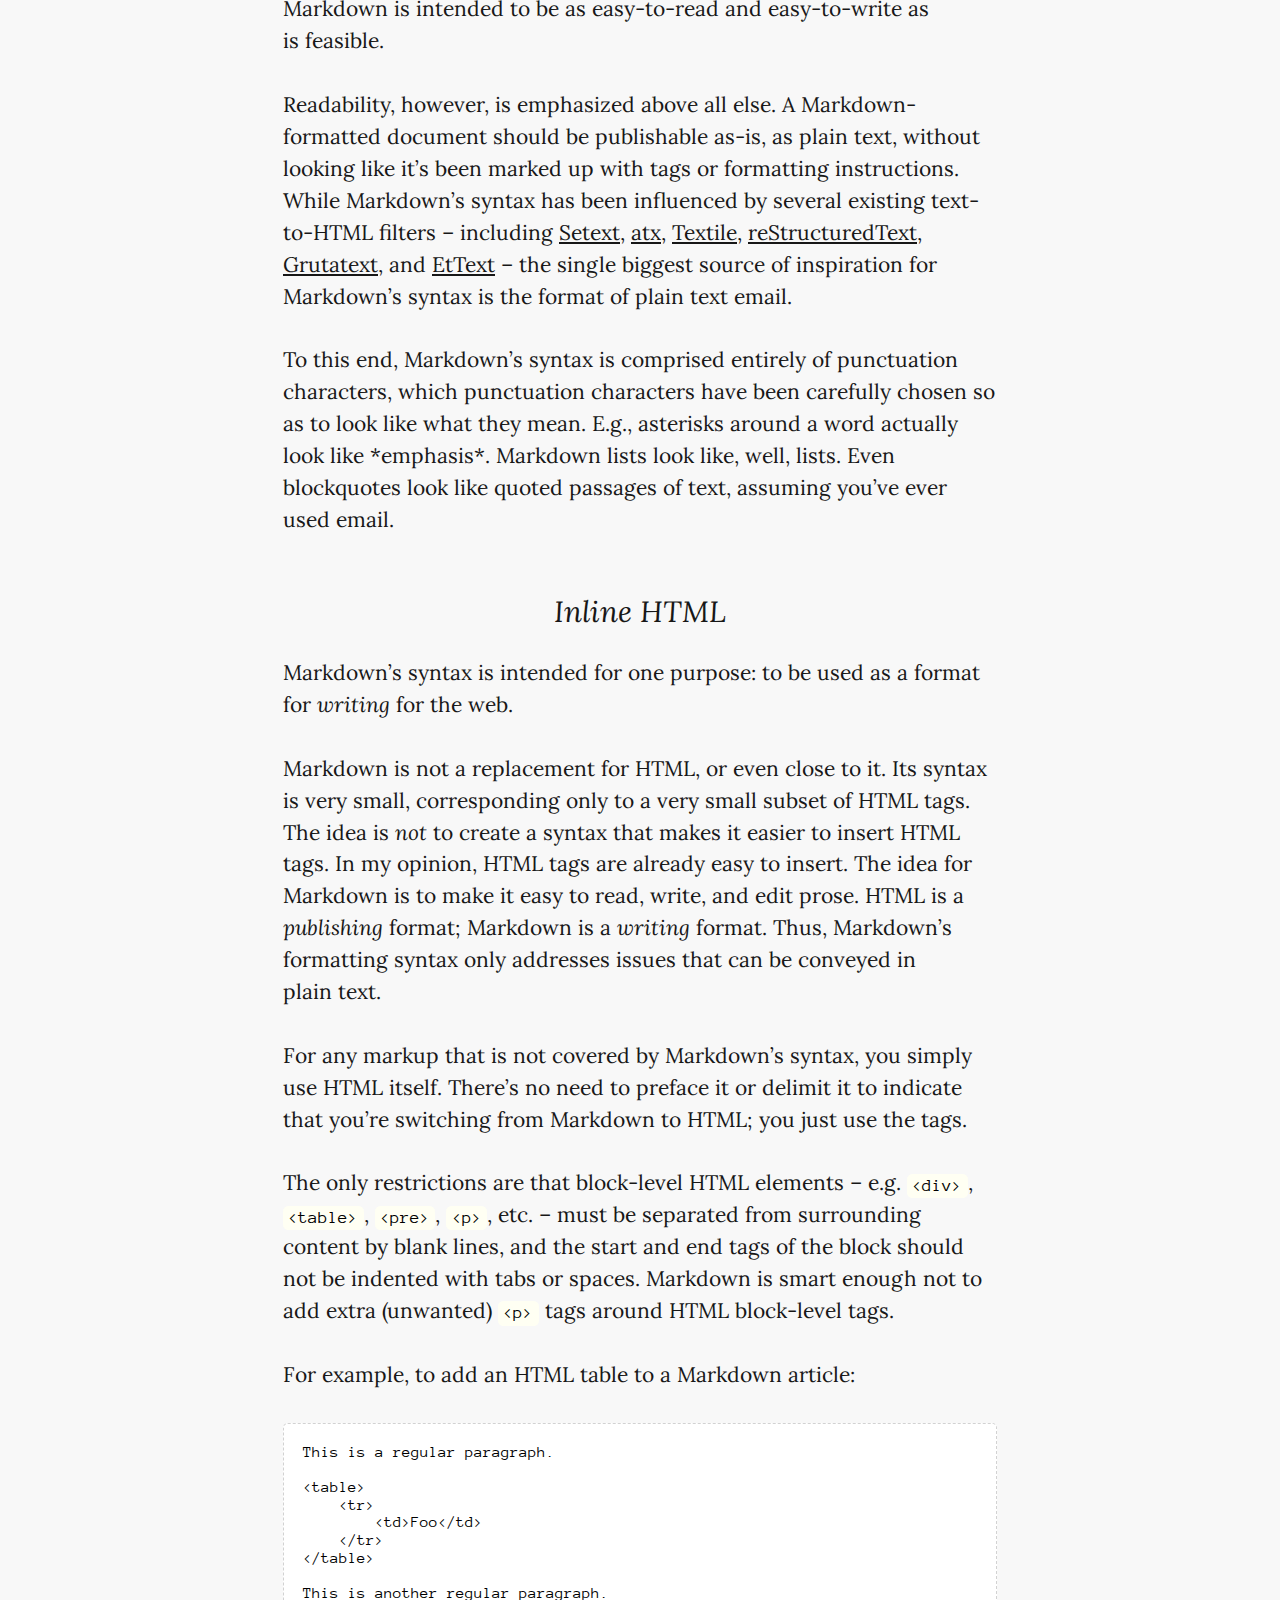
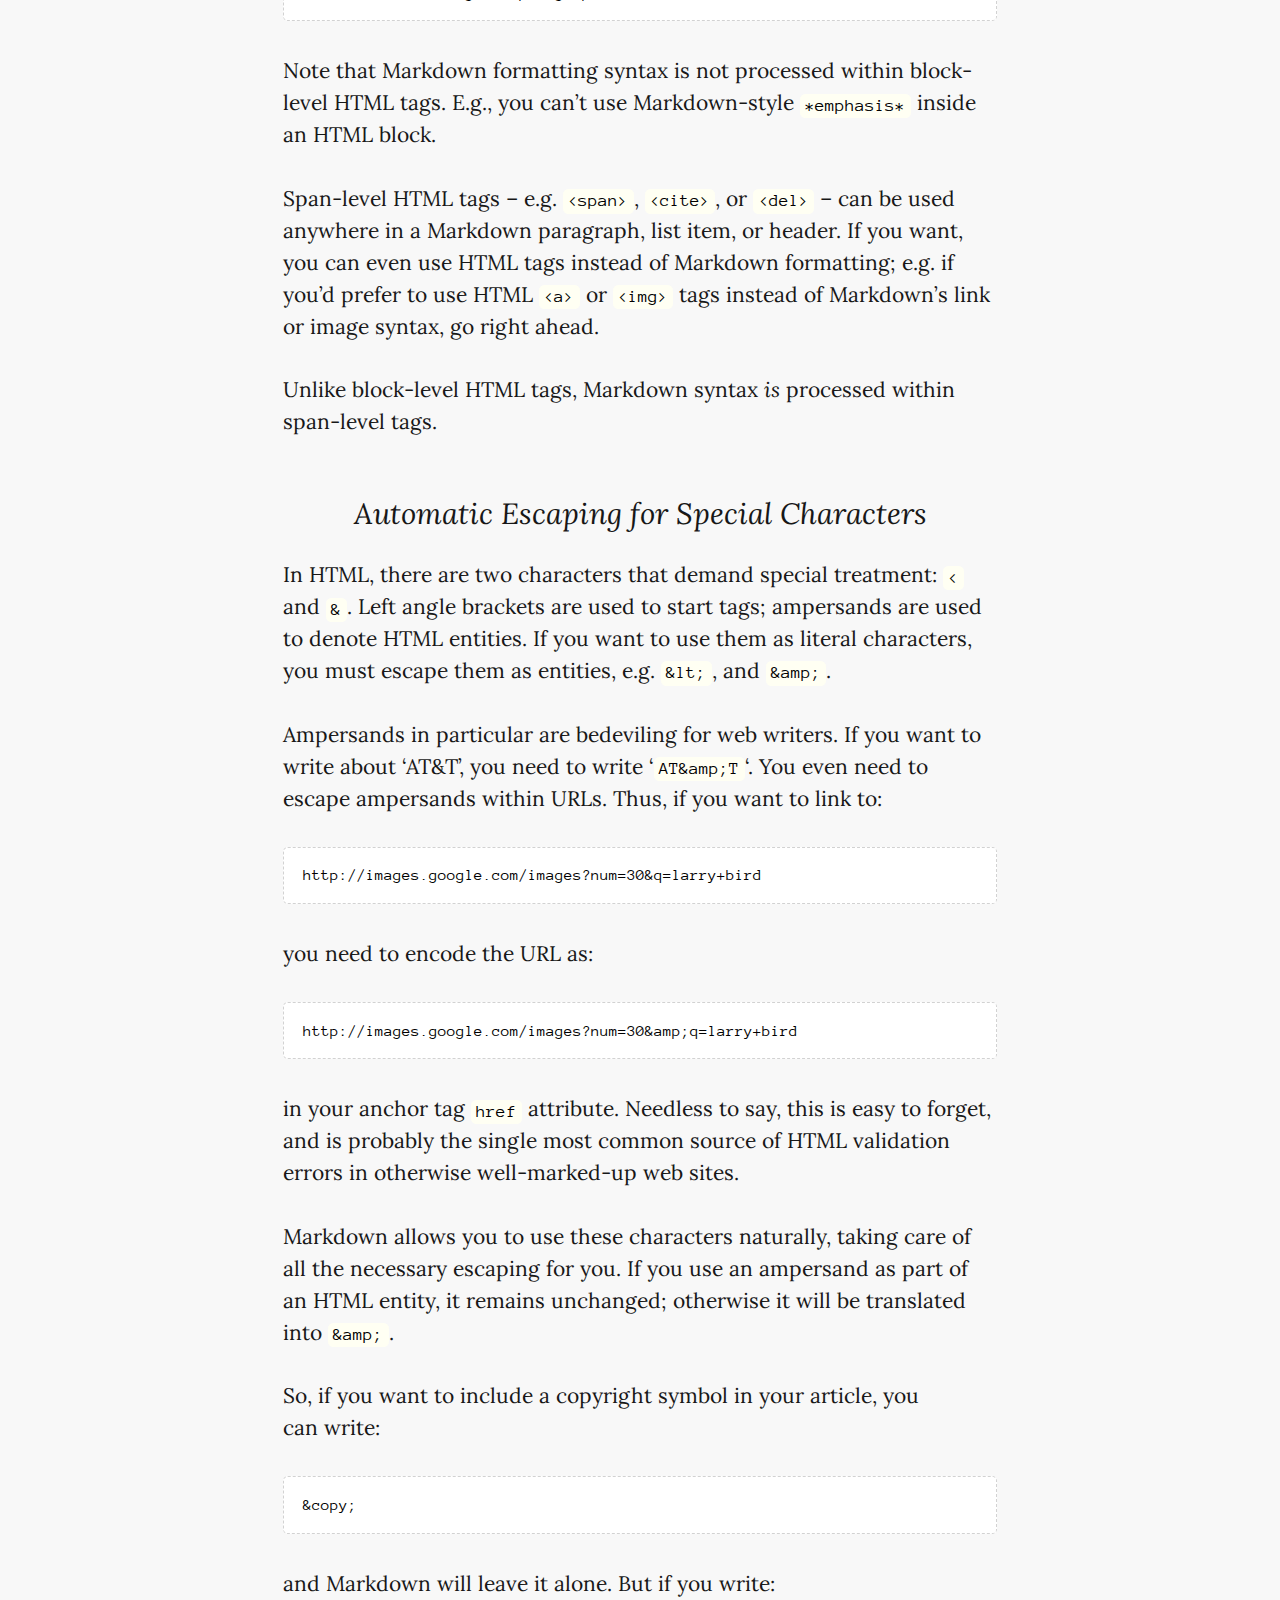
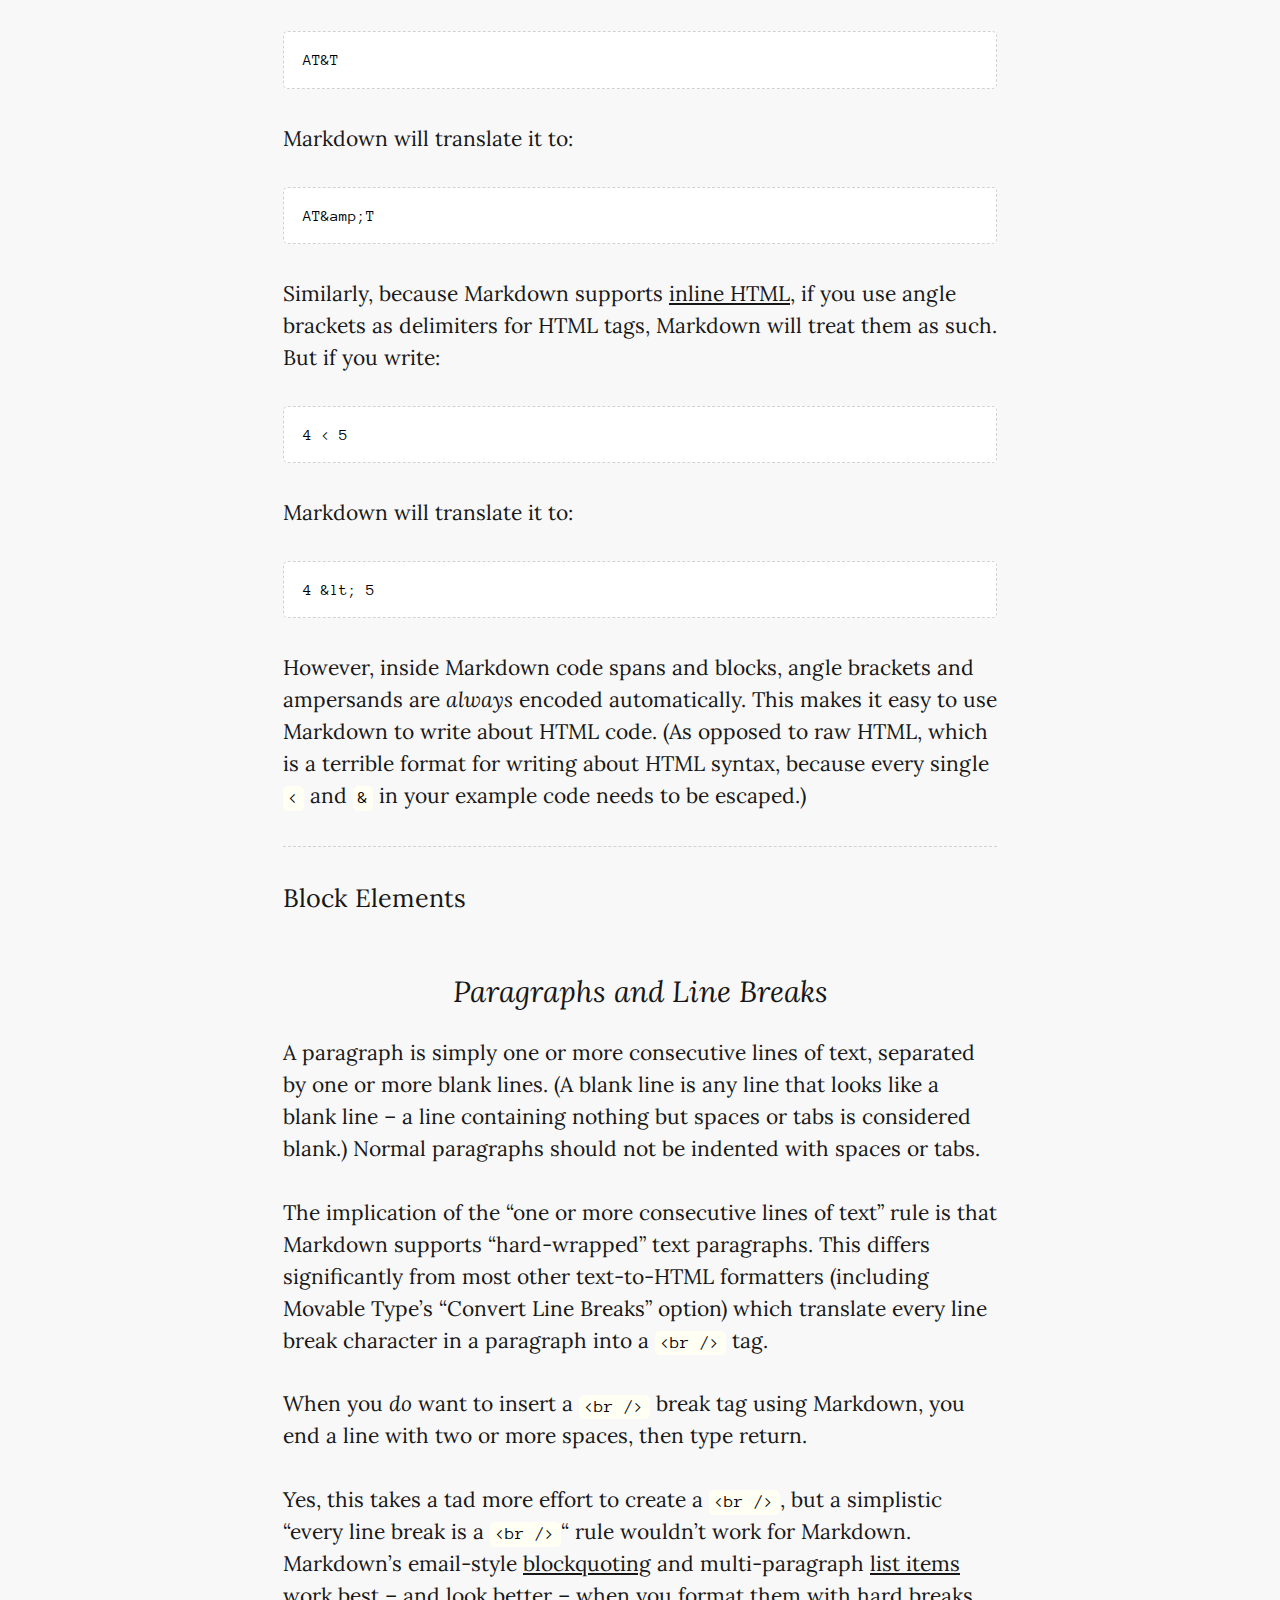
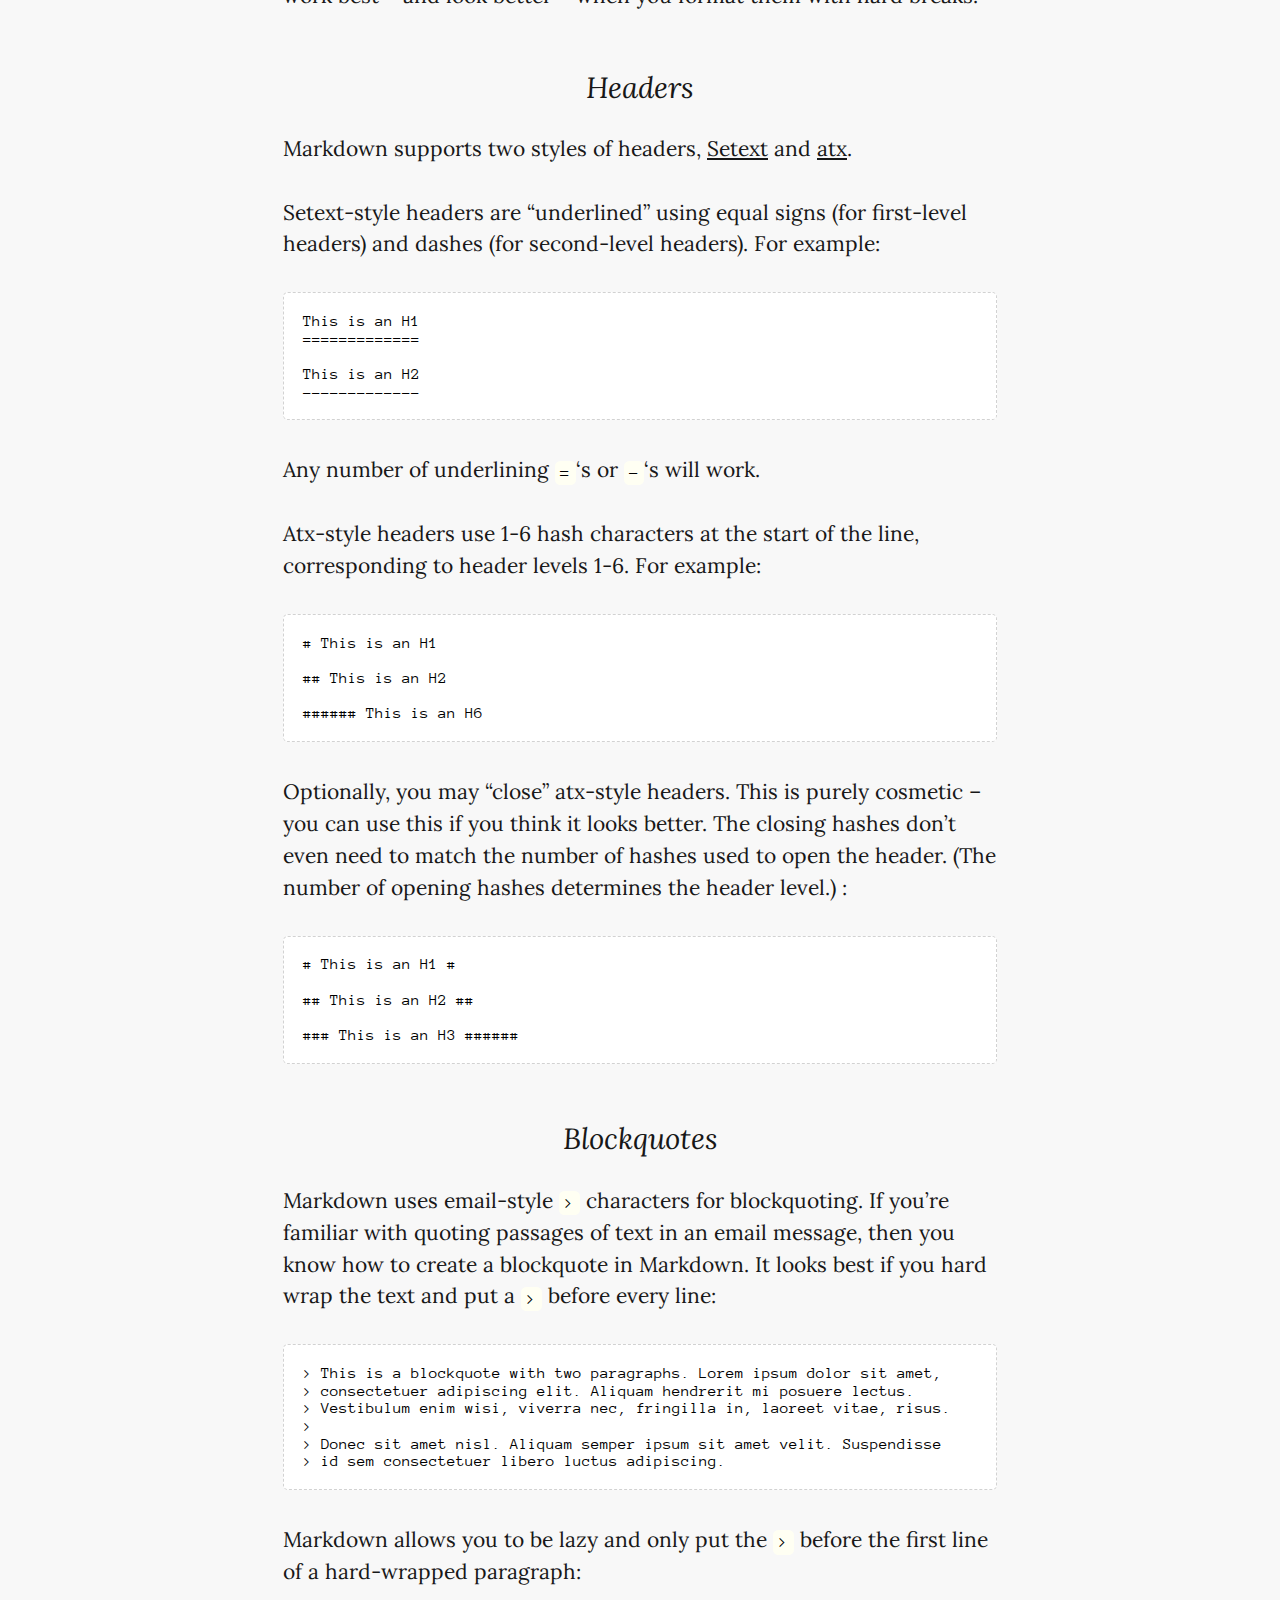
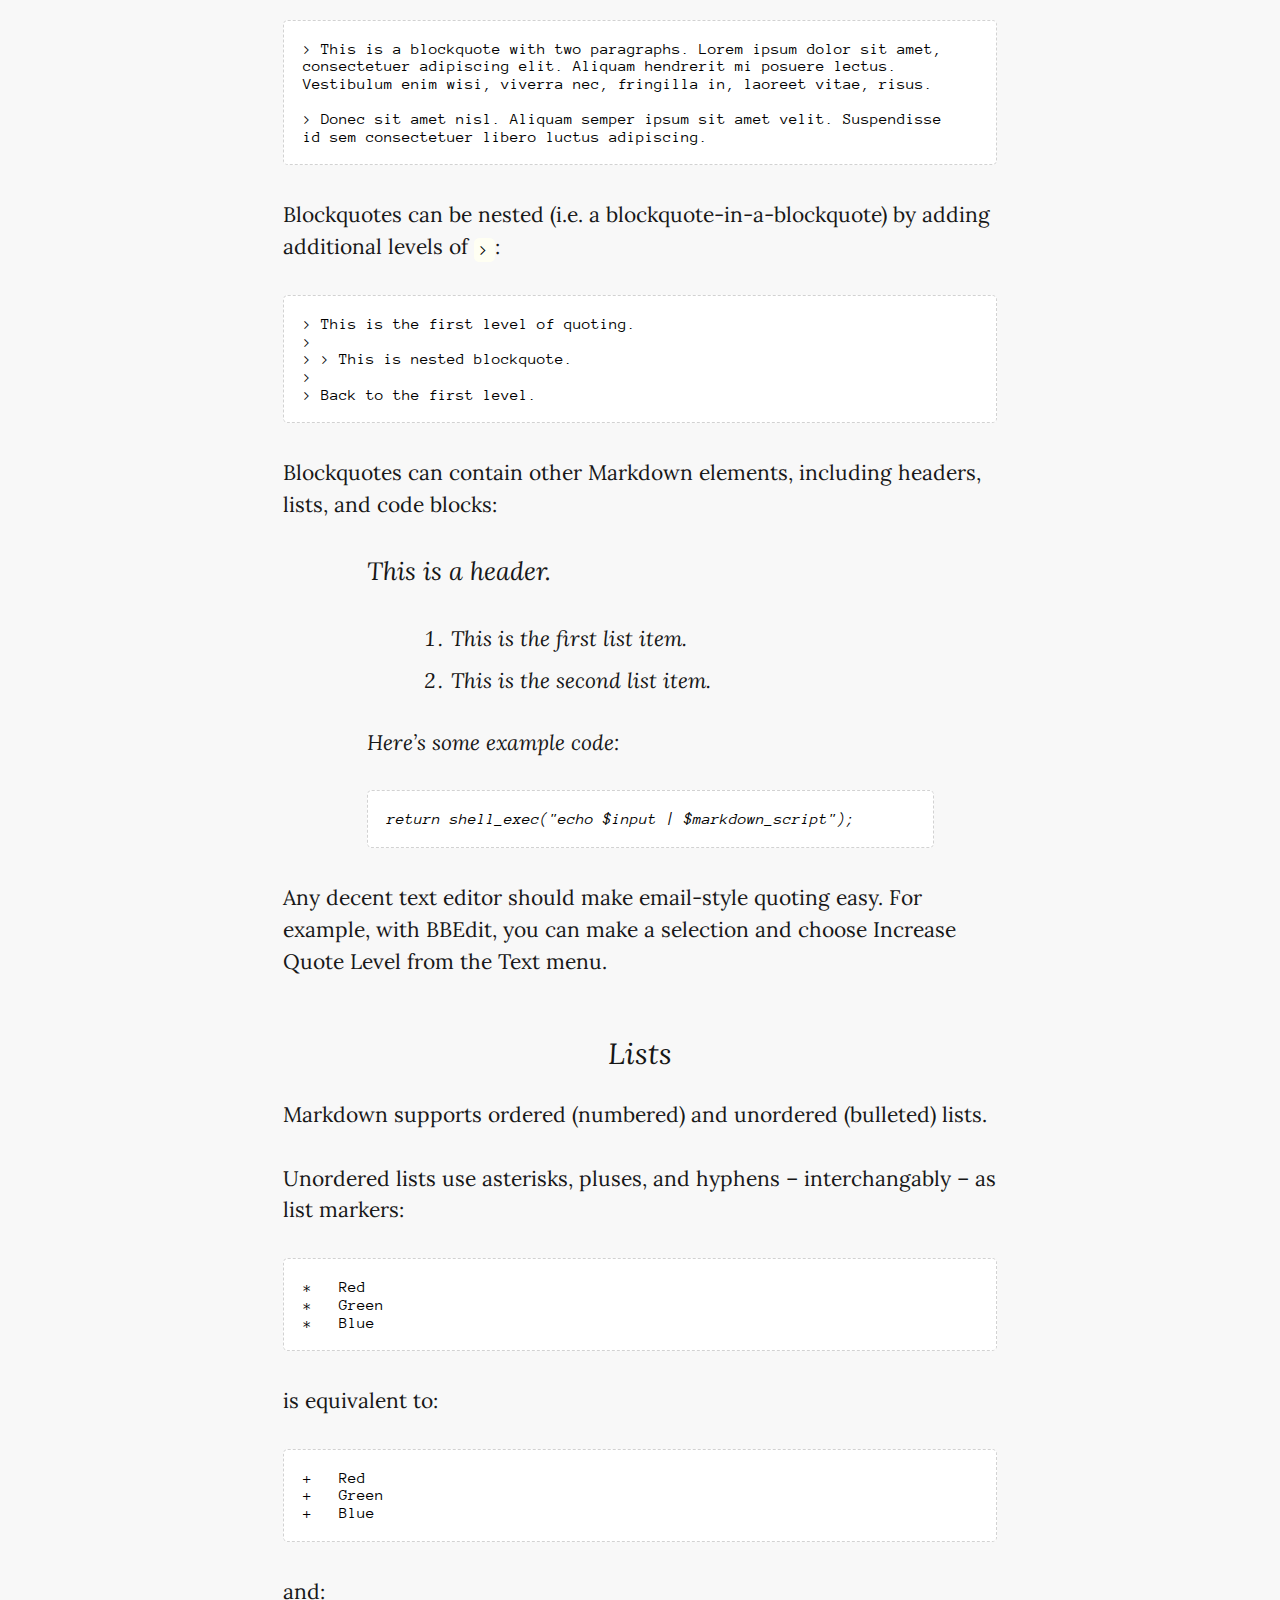
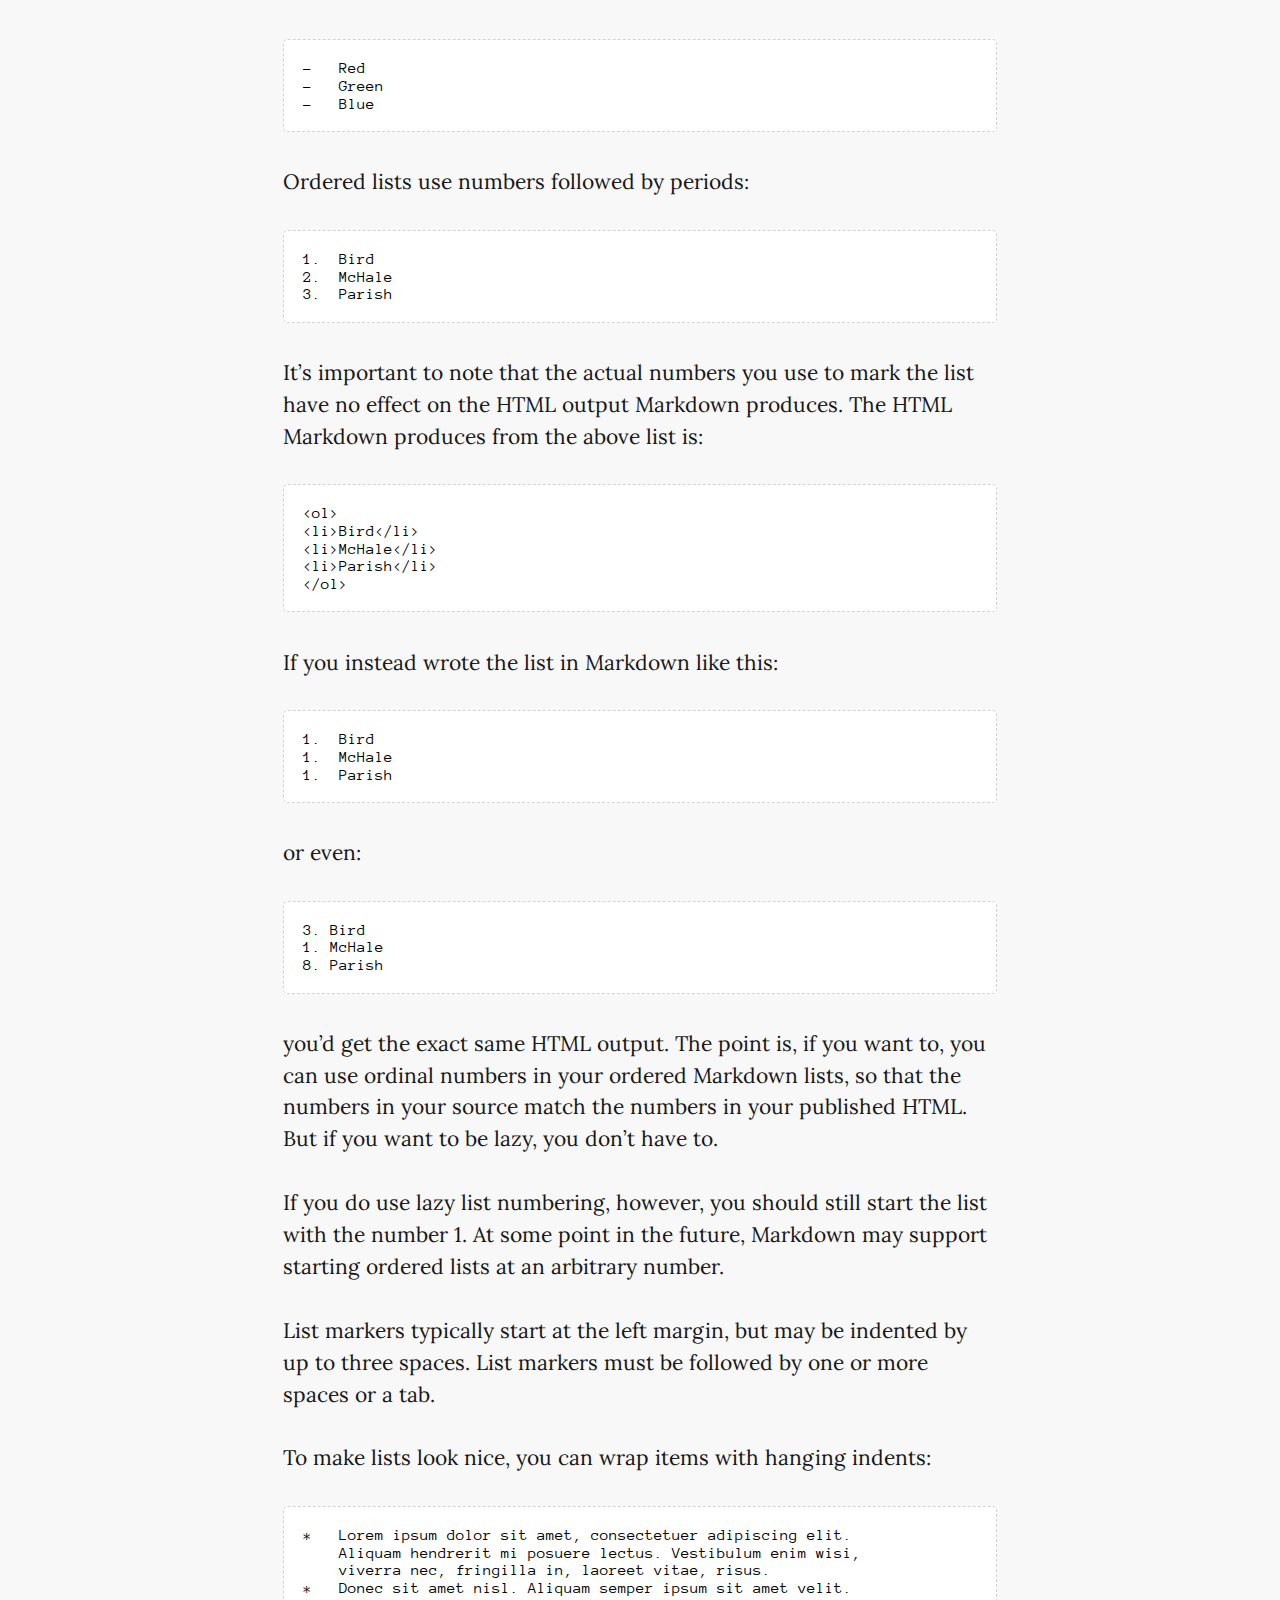
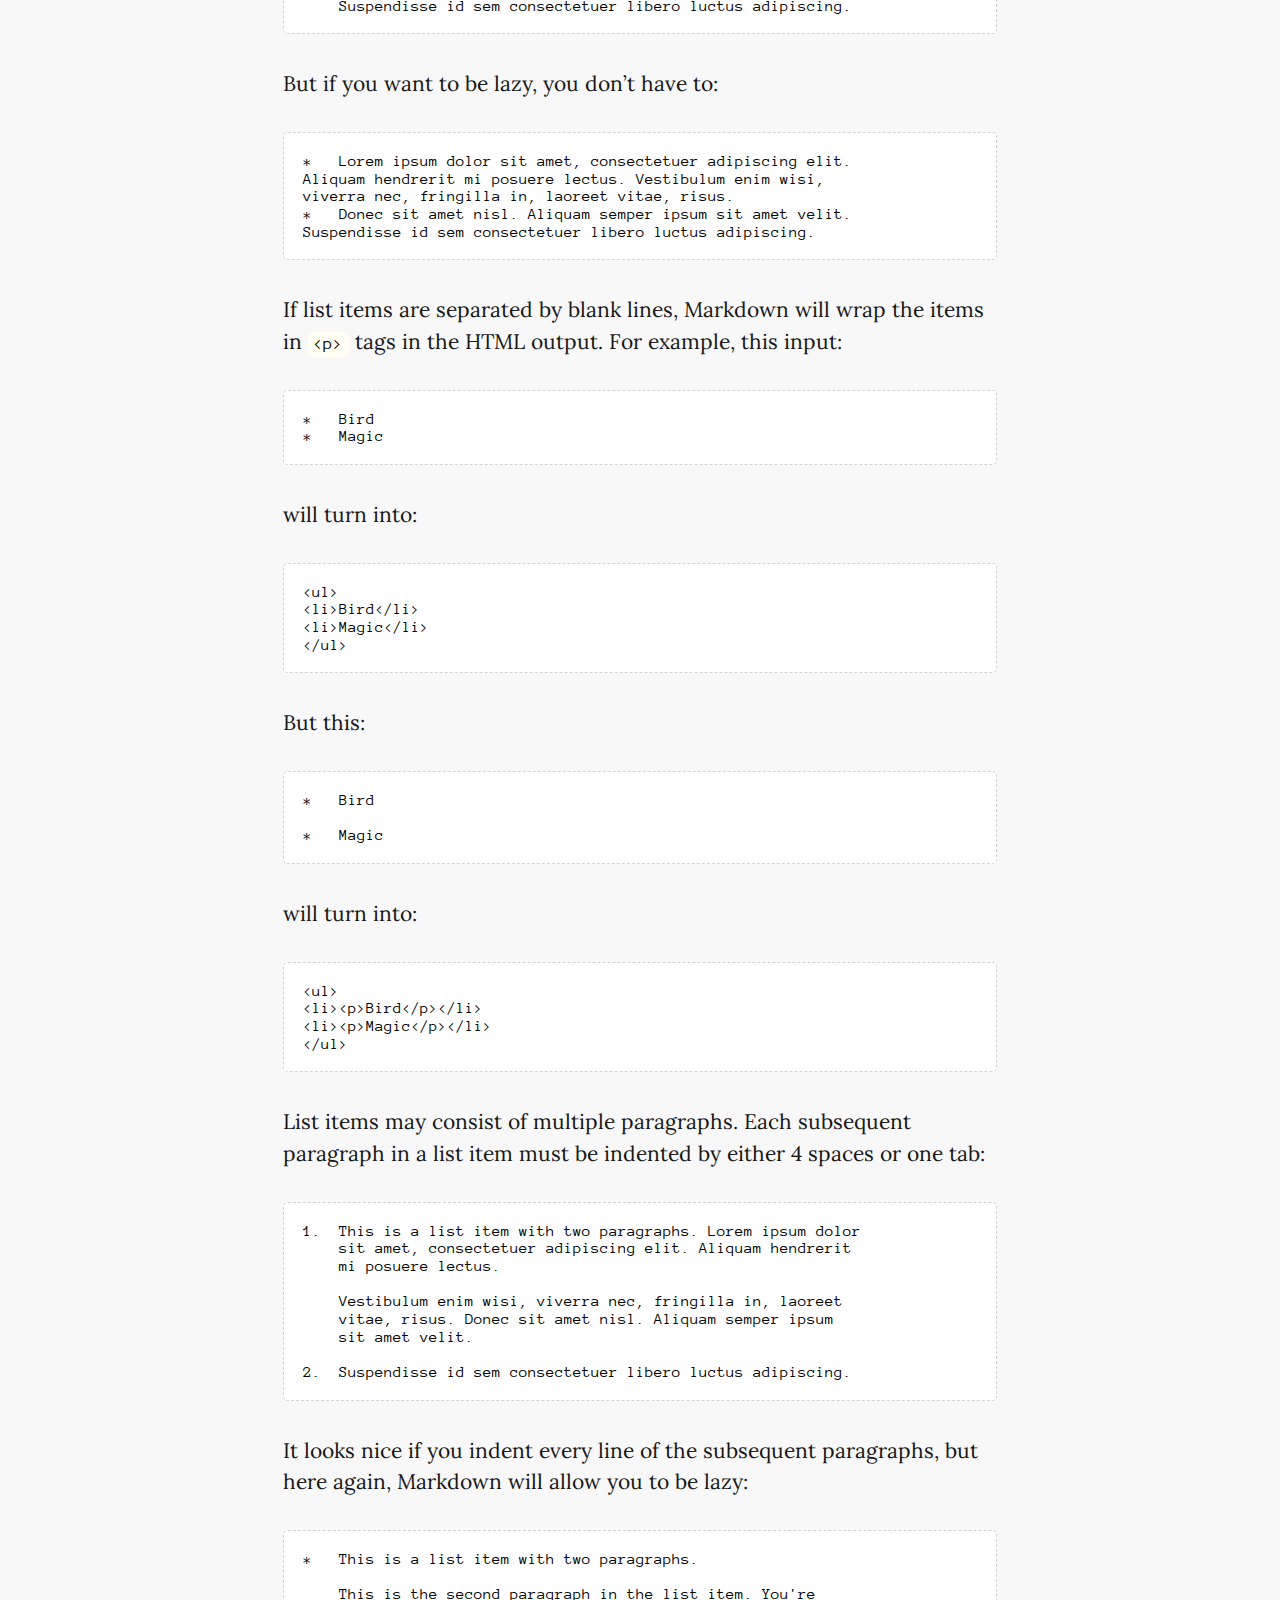
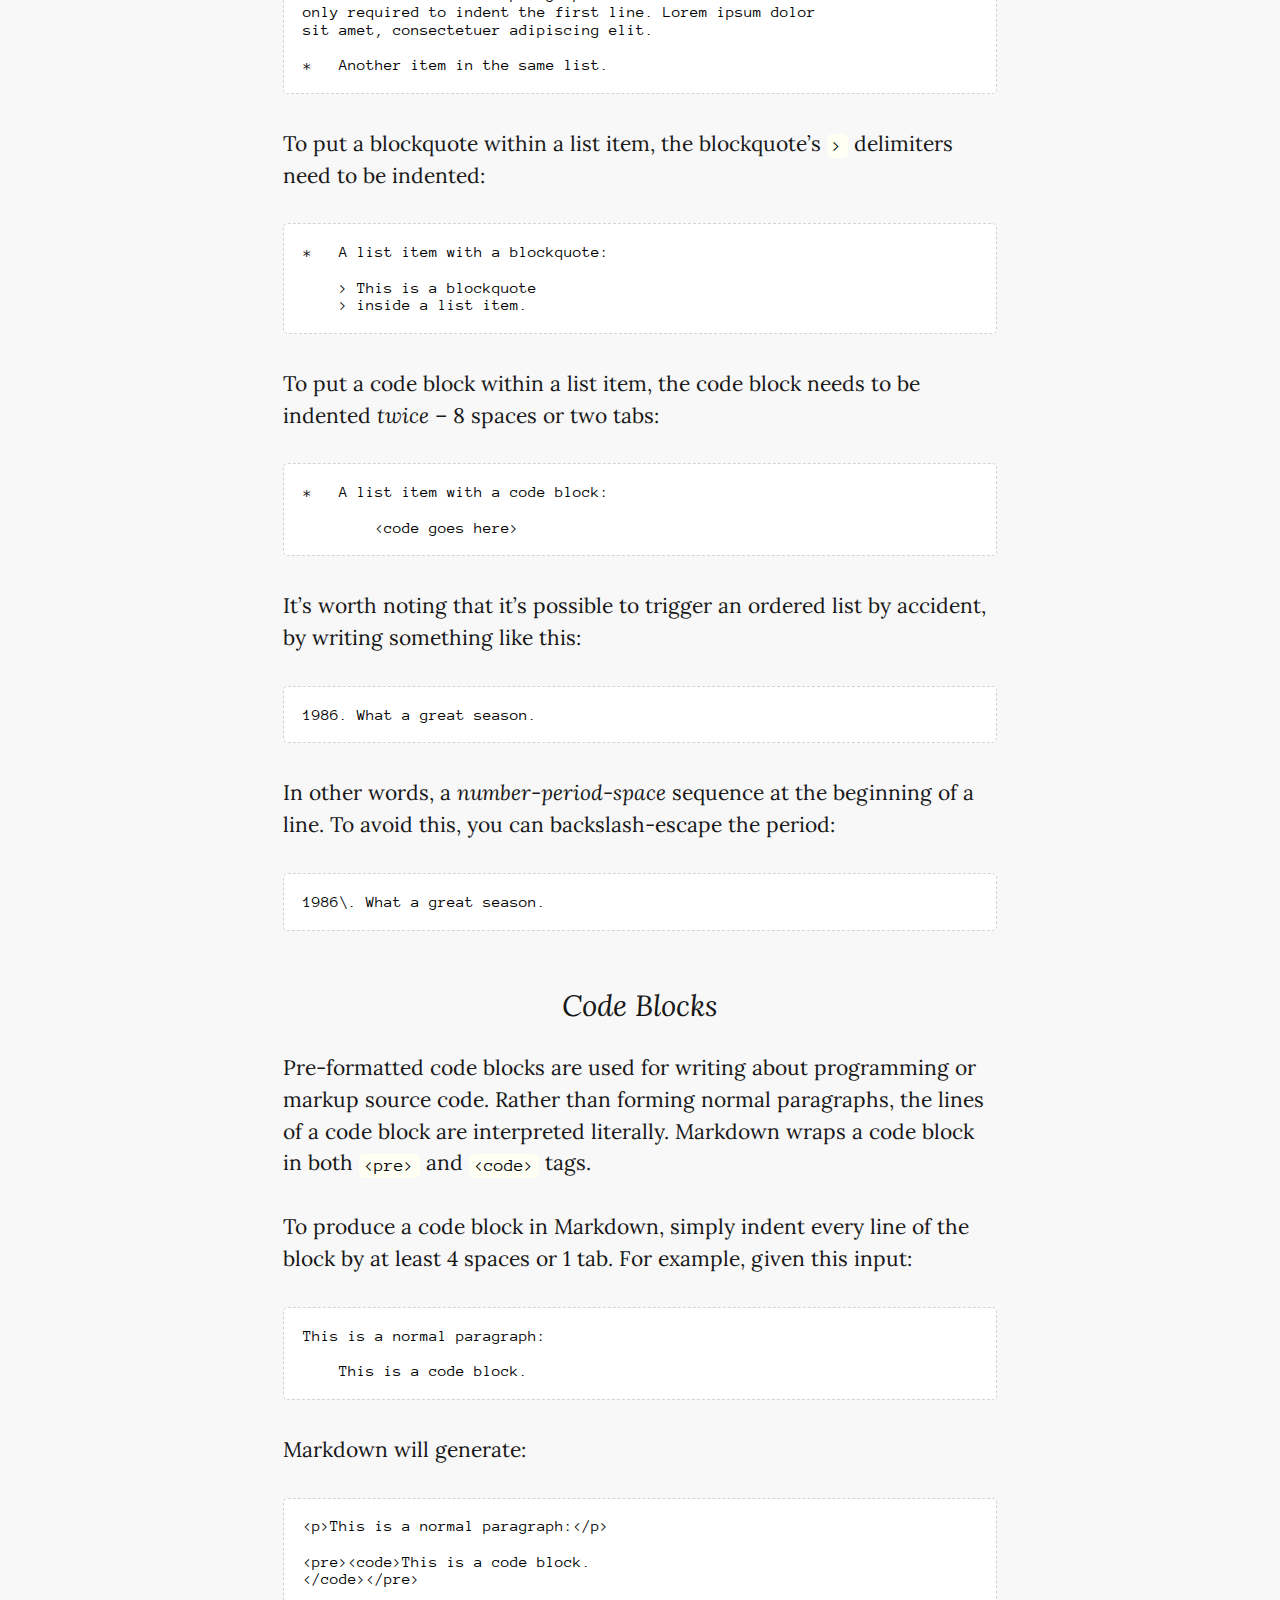
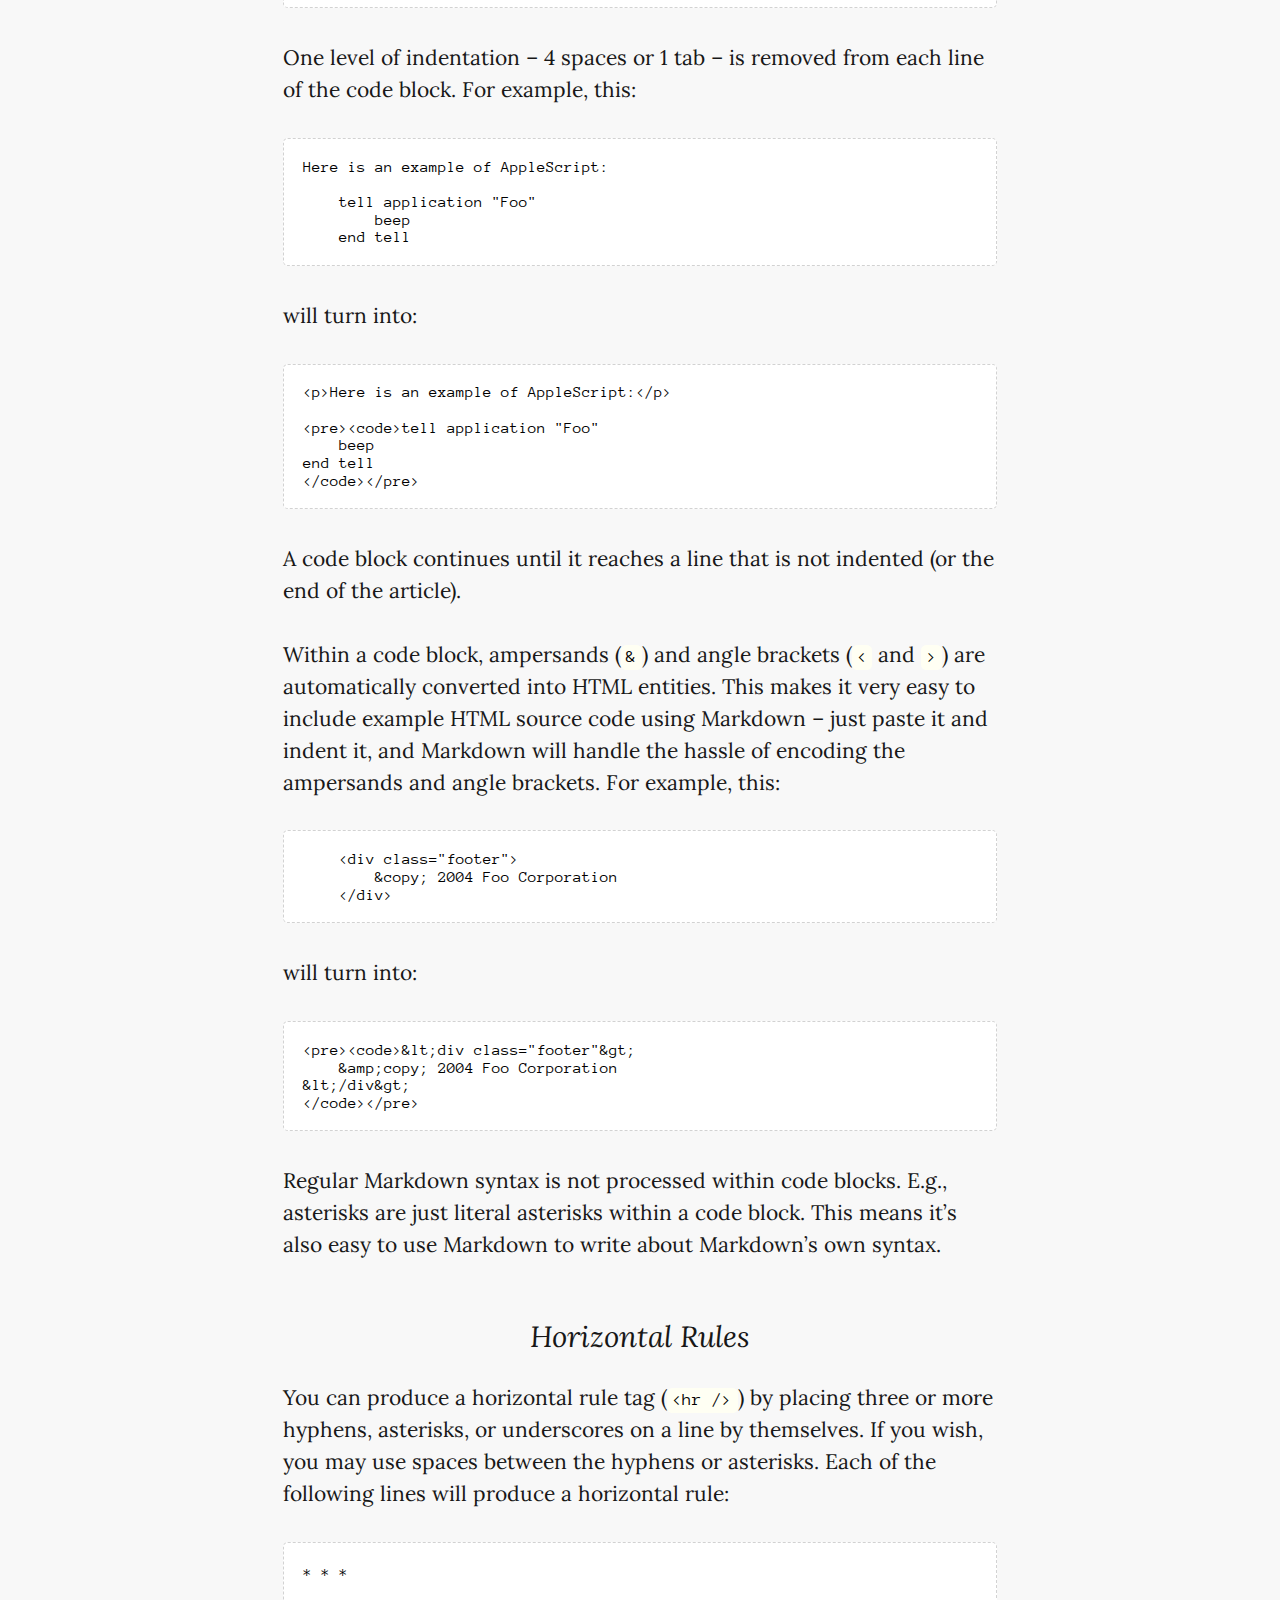
<file: articles/markdown-syntax/index.html>
<!DOCTYPE html><html lang="en"><head><meta charset="utf-8"><meta http-equiv="X-UA-Compatible" content="IE=edge,chrome=1"><meta name="viewport" content="width=device-width"><title>Markdown syntax - Dough Shom Bo</title><link rel="alternate" href="http://localhost:8080/feed.xml" type="application/rss+xml" title="So so sweet"><link rel="stylesheet" href="http://fonts.googleapis.com/css?family=Lora:400,700,400italic,700italic|Anonymous+Pro:400,700,400italic,700italic|Merriweather:400,700,300"><link rel="stylesheet" href="/css/main.css"></head><body class="article-detail"><header class="header"><div class="content-wrap"><h1>Markdown syntax</h1><p class="author">Written by <span class="author">John Gruber</span></p></div></header><div id="content"><div class="content-wrap"><article class="article"><section class="content"><p>Full markdown syntax taken from John Gruber’s <a href="http://daringfireball.net/projects/markdown/syntax">Daring Fireball</a>.
Did you know that 9 out of 10 bloggers prefer to write in&nbsp;markdown?</p>
<hr>
<h1 id="markdown-syntax">Markdown:&nbsp;Syntax</h1>
<ul>
<li><a href="/articles/markdown-syntax/#overview">Overview</a><ul>
<li><a href="/articles/markdown-syntax/#philosophy">Philosophy</a></li>
<li><a href="/articles/markdown-syntax/#html">Inline&nbsp;<span class="caps">HTML</span></a></li>
<li><a href="/articles/markdown-syntax/#autoescape">Automatic Escaping for Special&nbsp;Characters</a></li>
</ul>
</li>
<li><a href="/articles/markdown-syntax/#block">Block Elements</a><ul>
<li><a href="/articles/markdown-syntax/#p">Paragraphs and Line&nbsp;Breaks</a></li>
<li><a href="/articles/markdown-syntax/#header">Headers</a></li>
<li><a href="/articles/markdown-syntax/#blockquote">Blockquotes</a></li>
<li><a href="/articles/markdown-syntax/#list">Lists</a></li>
<li><a href="/articles/markdown-syntax/#precode">Code&nbsp;Blocks</a></li>
<li><a href="/articles/markdown-syntax/#hr">Horizontal&nbsp;Rules</a></li>
</ul>
</li>
<li><a href="/articles/markdown-syntax/#span">Span Elements</a><ul>
<li><a href="/articles/markdown-syntax/#link">Links</a></li>
<li><a href="/articles/markdown-syntax/#em">Emphasis</a></li>
<li><a href="/articles/markdown-syntax/#code">Code</a></li>
<li><a href="/articles/markdown-syntax/#img">Images</a></li>
</ul>
</li>
<li><a href="/articles/markdown-syntax/#misc">Miscellaneous</a><ul>
<li><a href="/articles/markdown-syntax/#backslash">Backslash&nbsp;Escapes</a></li>
<li><a href="/articles/markdown-syntax/#autolink">Automatic&nbsp;Links</a></li>
</ul>
</li>
</ul>
<p><strong>Note:</strong> This document is itself written using Markdown; you
can <a href="/projects/markdown/syntax.text">see the source for it by adding ‘.text’ to the <span class="caps">URL</span></a>.</p>
<hr>
<h2 id="overview">Overview</h2>

<h3 id="philosophy">Philosophy</h3>

<p>Markdown is intended to be as easy-to-read and easy-to-write as is&nbsp;feasible.</p>
<p>Readability, however, is emphasized above all else. A Markdown-formatted
document should be publishable as-is, as plain text, without looking
like it’s been marked up with tags or formatting instructions. While
Markdown’s syntax has been influenced by several existing text-to-<span class="caps">HTML</span>
filters – including <a href="http://docutils.sourceforge.net/mirror/setext.html">Setext</a>, <a href="http://www.aaronsw.com/2002/atx/">atx</a>, <a href="http://textism.com/tools/textile/">Textile</a>, <a href="http://docutils.sourceforge.net/rst.html">reStructuredText</a>,
<a href="http://www.triptico.com/software/grutatxt.html">Grutatext</a>, and <a href="http://ettext.taint.org/doc/">EtText</a> – the single biggest source of
inspiration for Markdown’s syntax is the format of plain text&nbsp;email.</p>
<p>To this end, Markdown’s syntax is comprised entirely of punctuation
characters, which punctuation characters have been carefully chosen so
as to look like what they mean. E.g., asterisks around a word actually
look like *emphasis*. Markdown lists look like, well, lists. Even
blockquotes look like quoted passages of text, assuming you’ve ever
used&nbsp;email.</p>
<h3 id="html">Inline&nbsp;<span class="caps">HTML</span></h3>

<p>Markdown’s syntax is intended for one purpose: to be used as a
format for <em>writing</em> for the&nbsp;web.</p>
<p>Markdown is not a replacement for <span class="caps">HTML</span>, or even close to it. Its
syntax is very small, corresponding only to a very small subset of
HTML tags. The idea is <em>not</em> to create a syntax that makes it easier
to insert <span class="caps">HTML</span> tags. In my opinion, HTML tags are already easy to
insert. The idea for Markdown is to make it easy to read, write, and
edit prose. HTML is a <em>publishing</em> format; Markdown is a <em>writing</em>
format. Thus, Markdown’s formatting syntax only addresses issues that
can be conveyed in plain&nbsp;text.</p>
<p>For any markup that is not covered by Markdown’s syntax, you simply
use <span class="caps">HTML</span> itself. There’s no need to preface it or delimit it to
indicate that you’re switching from Markdown to HTML; you just use
the&nbsp;tags.</p>
<p>The only restrictions are that block-level <span class="caps">HTML</span> elements – e.g. <code>&lt;div&gt;</code>,
<code>&lt;table&gt;</code>, <code>&lt;pre&gt;</code>, <code>&lt;p&gt;</code>, etc. – must be separated from surrounding
content by blank lines, and the start and end tags of the block should
not be indented with tabs or spaces. Markdown is smart enough not
to add extra (unwanted) <code>&lt;p&gt;</code> tags around <span class="caps">HTML</span> block-level&nbsp;tags.</p>
<p>For example, to add an <span class="caps">HTML</span> table to a Markdown&nbsp;article:</p>
<pre><code>This is a regular paragraph.

&lt;table&gt;
    &lt;tr&gt;
        &lt;td&gt;Foo&lt;/td&gt;
    &lt;/tr&gt;
&lt;/table&gt;

This is another regular paragraph.
</code></pre><p>Note that Markdown formatting syntax is not processed within block-level
<span class="caps">HTML</span> tags. E.g., you can’t use Markdown-style <code>*emphasis*</code> inside an
<span class="caps">HTML</span>&nbsp;block.</p>
<p>Span-level <span class="caps">HTML</span> tags – e.g. <code>&lt;span&gt;</code>, <code>&lt;cite&gt;</code>, or <code>&lt;del&gt;</code> – can be
used anywhere in a Markdown paragraph, list item, or header. If you
want, you can even use <span class="caps">HTML</span> tags instead of Markdown formatting; e.g. if
you’d prefer to use HTML <code>&lt;a&gt;</code> or <code>&lt;img&gt;</code> tags instead of Markdown’s
link or image syntax, go right&nbsp;ahead.</p>
<p>Unlike block-level <span class="caps">HTML</span> tags, Markdown syntax <em>is</em> processed within
span-level&nbsp;tags.</p>
<h3 id="autoescape">Automatic Escaping for Special&nbsp;Characters</h3>

<p>In <span class="caps">HTML</span>, there are two characters that demand special treatment: <code>&lt;</code>
and <code>&amp;</code>. Left angle brackets are used to start tags; ampersands are
used to denote <span class="caps">HTML</span> entities. If you want to use them as literal
characters, you must escape them as entities, e.g. <code>&amp;lt;</code>, and
<code>&amp;amp;</code>.</p>
<p>Ampersands in particular are bedeviling for web writers. If you want to
write about ‘<span class="caps">AT</span>&amp;T’, you need to write ‘<code>AT&amp;amp;T</code>‘. You even need to
escape ampersands within URLs. Thus, if you want to link&nbsp;to:</p>
<pre><code>http://images.google.com/images?num=30&amp;q=larry+bird
</code></pre><p>you need to encode the <span class="caps">URL</span>&nbsp;as:</p>
<pre><code>http://images.google.com/images?num=30&amp;amp;q=larry+bird
</code></pre><p>in your anchor tag <code>href</code> attribute. Needless to say, this is easy to
forget, and is probably the single most common source of <span class="caps">HTML</span> validation
errors in otherwise well-marked-up web&nbsp;sites.</p>
<p>Markdown allows you to use these characters naturally, taking care of
all the necessary escaping for you. If you use an ampersand as part of
an <span class="caps">HTML</span> entity, it remains unchanged; otherwise it will be translated
into <code>&amp;amp;</code>.</p>
<p>So, if you want to include a copyright symbol in your article, you can&nbsp;write:</p>
<pre><code>&amp;copy;
</code></pre><p>and Markdown will leave it alone. But if you&nbsp;write:</p>
<pre><code>AT&amp;T
</code></pre><p>Markdown will translate it&nbsp;to:</p>
<pre><code>AT&amp;amp;T
</code></pre><p>Similarly, because Markdown supports <a href="/articles/markdown-syntax/#html">inline <span class="caps">HTML</span></a>, if you use
angle brackets as delimiters for <span class="caps">HTML</span> tags, Markdown will treat them as
such. But if you&nbsp;write:</p>
<pre><code>4 &lt; 5
</code></pre><p>Markdown will translate it&nbsp;to:</p>
<pre><code>4 &amp;lt; 5
</code></pre><p>However, inside Markdown code spans and blocks, angle brackets and
ampersands are <em>always</em> encoded automatically. This makes it easy to use
Markdown to write about <span class="caps">HTML</span> code. (As opposed to raw HTML, which is a
terrible format for writing about HTML syntax, because every single <code>&lt;</code>
and <code>&amp;</code> in your example code needs to be&nbsp;escaped.)</p>
<hr>
<h2 id="block">Block&nbsp;Elements</h2>


<h3 id="p">Paragraphs and Line&nbsp;Breaks</h3>

<p>A paragraph is simply one or more consecutive lines of text, separated
by one or more blank lines. (A blank line is any line that looks like a
blank line – a line containing nothing but spaces or tabs is considered
blank.) Normal paragraphs should not be indented with spaces or&nbsp;tabs.</p>
<p>The implication of the “one or more consecutive lines of text” rule is
that Markdown supports “hard-wrapped” text paragraphs. This differs
significantly from most other text-to-<span class="caps">HTML</span> formatters (including Movable
Type’s “Convert Line Breaks” option) which translate every line break
character in a paragraph into a <code>&lt;br /&gt;</code> tag.</p>
<p>When you <em>do</em> want to insert a <code>&lt;br /&gt;</code> break tag using Markdown, you
end a line with two or more spaces, then type&nbsp;return.</p>
<p>Yes, this takes a tad more effort to create a <code>&lt;br /&gt;</code>, but a simplistic
“every line break is a <code>&lt;br /&gt;</code>“ rule wouldn’t work for Markdown.
Markdown’s email-style <a href="/articles/markdown-syntax/#blockquote">blockquoting</a> and multi-paragraph <a href="/articles/markdown-syntax/#list">list items</a>
work best – and look better – when you format them with hard&nbsp;breaks.</p>
<h3 id="header">Headers</h3>

<p>Markdown supports two styles of headers, <a href="http://docutils.sourceforge.net/mirror/setext.html">Setext</a> and <a href="http://www.aaronsw.com/2002/atx/">atx</a>.</p>
<p>Setext-style headers are “underlined” using equal signs (for first-level
headers) and dashes (for second-level headers). For&nbsp;example:</p>
<pre><code>This is an H1
=============

This is an H2
-------------
</code></pre><p>Any number of underlining <code>=</code>‘s or <code>-</code>‘s will&nbsp;work.</p>
<p>Atx-style headers use 1-6 hash characters at the start of the line,
corresponding to header levels 1-6. For&nbsp;example:</p>
<pre><code># This is an H1

## This is an H2

###### This is an H6
</code></pre><p>Optionally, you may “close” atx-style headers. This is purely
cosmetic – you can use this if you think it looks better. The
closing hashes don’t even need to match the number of hashes
used to open the header. (The number of opening hashes
determines the header level.)&nbsp;:</p>
<pre><code># This is an H1 #

## This is an H2 ##

### This is an H3 ######
</code></pre><h3 id="blockquote">Blockquotes</h3>

<p>Markdown uses email-style <code>&gt;</code> characters for blockquoting. If you’re
familiar with quoting passages of text in an email message, then you
know how to create a blockquote in Markdown. It looks best if you hard
wrap the text and put a <code>&gt;</code> before every&nbsp;line:</p>
<pre><code>&gt; This is a blockquote with two paragraphs. Lorem ipsum dolor sit amet,
&gt; consectetuer adipiscing elit. Aliquam hendrerit mi posuere lectus.
&gt; Vestibulum enim wisi, viverra nec, fringilla in, laoreet vitae, risus.
&gt;
&gt; Donec sit amet nisl. Aliquam semper ipsum sit amet velit. Suspendisse
&gt; id sem consectetuer libero luctus adipiscing.
</code></pre><p>Markdown allows you to be lazy and only put the <code>&gt;</code> before the first
line of a hard-wrapped&nbsp;paragraph:</p>
<pre><code>&gt; This is a blockquote with two paragraphs. Lorem ipsum dolor sit amet,
consectetuer adipiscing elit. Aliquam hendrerit mi posuere lectus.
Vestibulum enim wisi, viverra nec, fringilla in, laoreet vitae, risus.

&gt; Donec sit amet nisl. Aliquam semper ipsum sit amet velit. Suspendisse
id sem consectetuer libero luctus adipiscing.
</code></pre><p>Blockquotes can be nested (i.e. a blockquote-in-a-blockquote) by
adding additional levels of <code>&gt;</code>:</p>
<pre><code>&gt; This is the first level of quoting.
&gt;
&gt; &gt; This is nested blockquote.
&gt;
&gt; Back to the first level.
</code></pre><p>Blockquotes can contain other Markdown elements, including headers, lists,
and code&nbsp;blocks:</p>
<blockquote>
<h2 id="this-is-a-header-">This is a&nbsp;header.</h2>
<ol>
<li>This is the first list&nbsp;item.</li>
<li>This is the second list&nbsp;item.</li>
</ol>
<p>Here’s some example&nbsp;code:</p>
<pre><code>return shell_exec(&quot;echo $input | $markdown_script&quot;);
</code></pre></blockquote>
<p>Any decent text editor should make email-style quoting easy. For
example, with BBEdit, you can make a selection and choose Increase
Quote Level from the Text&nbsp;menu.</p>
<h3 id="list">Lists</h3>

<p>Markdown supports ordered (numbered) and unordered (bulleted)&nbsp;lists.</p>
<p>Unordered lists use asterisks, pluses, and hyphens – interchangably
– as list&nbsp;markers:</p>
<pre><code>*   Red
*   Green
*   Blue
</code></pre><p>is equivalent&nbsp;to:</p>
<pre><code>+   Red
+   Green
+   Blue
</code></pre><p>and:</p>
<pre><code>-   Red
-   Green
-   Blue
</code></pre><p>Ordered lists use numbers followed by&nbsp;periods:</p>
<pre><code>1.  Bird
2.  McHale
3.  Parish
</code></pre><p>It’s important to note that the actual numbers you use to mark the
list have no effect on the <span class="caps">HTML</span> output Markdown produces. The HTML
Markdown produces from the above list&nbsp;is:</p>
<pre><code>&lt;ol&gt;
&lt;li&gt;Bird&lt;/li&gt;
&lt;li&gt;McHale&lt;/li&gt;
&lt;li&gt;Parish&lt;/li&gt;
&lt;/ol&gt;
</code></pre><p>If you instead wrote the list in Markdown like&nbsp;this:</p>
<pre><code>1.  Bird
1.  McHale
1.  Parish
</code></pre><p>or&nbsp;even:</p>
<pre><code>3. Bird
1. McHale
8. Parish
</code></pre><p>you’d get the exact same <span class="caps">HTML</span> output. The point is, if you want to,
you can use ordinal numbers in your ordered Markdown lists, so that
the numbers in your source match the numbers in your published HTML.
But if you want to be lazy, you don’t have&nbsp;to.</p>
<p>If you do use lazy list numbering, however, you should still start the
list with the number 1. At some point in the future, Markdown may support
starting ordered lists at an arbitrary&nbsp;number.</p>
<p>List markers typically start at the left margin, but may be indented by
up to three spaces. List markers must be followed by one or more spaces
or a&nbsp;tab.</p>
<p>To make lists look nice, you can wrap items with hanging&nbsp;indents:</p>
<pre><code>*   Lorem ipsum dolor sit amet, consectetuer adipiscing elit.
    Aliquam hendrerit mi posuere lectus. Vestibulum enim wisi,
    viverra nec, fringilla in, laoreet vitae, risus.
*   Donec sit amet nisl. Aliquam semper ipsum sit amet velit.
    Suspendisse id sem consectetuer libero luctus adipiscing.
</code></pre><p>But if you want to be lazy, you don’t have&nbsp;to:</p>
<pre><code>*   Lorem ipsum dolor sit amet, consectetuer adipiscing elit.
Aliquam hendrerit mi posuere lectus. Vestibulum enim wisi,
viverra nec, fringilla in, laoreet vitae, risus.
*   Donec sit amet nisl. Aliquam semper ipsum sit amet velit.
Suspendisse id sem consectetuer libero luctus adipiscing.
</code></pre><p>If list items are separated by blank lines, Markdown will wrap the
items in <code>&lt;p&gt;</code> tags in the <span class="caps">HTML</span> output. For example, this&nbsp;input:</p>
<pre><code>*   Bird
*   Magic
</code></pre><p>will turn&nbsp;into:</p>
<pre><code>&lt;ul&gt;
&lt;li&gt;Bird&lt;/li&gt;
&lt;li&gt;Magic&lt;/li&gt;
&lt;/ul&gt;
</code></pre><p>But&nbsp;this:</p>
<pre><code>*   Bird

*   Magic
</code></pre><p>will turn&nbsp;into:</p>
<pre><code>&lt;ul&gt;
&lt;li&gt;&lt;p&gt;Bird&lt;/p&gt;&lt;/li&gt;
&lt;li&gt;&lt;p&gt;Magic&lt;/p&gt;&lt;/li&gt;
&lt;/ul&gt;
</code></pre><p>List items may consist of multiple paragraphs. Each subsequent
paragraph in a list item must be indented by either 4 spaces
or one&nbsp;tab:</p>
<pre><code>1.  This is a list item with two paragraphs. Lorem ipsum dolor
    sit amet, consectetuer adipiscing elit. Aliquam hendrerit
    mi posuere lectus.

    Vestibulum enim wisi, viverra nec, fringilla in, laoreet
    vitae, risus. Donec sit amet nisl. Aliquam semper ipsum
    sit amet velit.

2.  Suspendisse id sem consectetuer libero luctus adipiscing.
</code></pre><p>It looks nice if you indent every line of the subsequent
paragraphs, but here again, Markdown will allow you to be&nbsp;lazy:</p>
<pre><code>*   This is a list item with two paragraphs.

    This is the second paragraph in the list item. You&#39;re
only required to indent the first line. Lorem ipsum dolor
sit amet, consectetuer adipiscing elit.

*   Another item in the same list.
</code></pre><p>To put a blockquote within a list item, the blockquote’s <code>&gt;</code>
delimiters need to be&nbsp;indented:</p>
<pre><code>*   A list item with a blockquote:

    &gt; This is a blockquote
    &gt; inside a list item.
</code></pre><p>To put a code block within a list item, the code block needs
to be indented <em>twice</em> – 8 spaces or two&nbsp;tabs:</p>
<pre><code>*   A list item with a code block:

        &lt;code goes here&gt;
</code></pre><p>It’s worth noting that it’s possible to trigger an ordered list by
accident, by writing something like&nbsp;this:</p>
<pre><code>1986. What a great season.
</code></pre><p>In other words, a <em>number-period-space</em> sequence at the beginning of a
line. To avoid this, you can backslash-escape the&nbsp;period:</p>
<pre><code>1986\. What a great season.
</code></pre><h3 id="precode">Code&nbsp;Blocks</h3>

<p>Pre-formatted code blocks are used for writing about programming or
markup source code. Rather than forming normal paragraphs, the lines
of a code block are interpreted literally. Markdown wraps a code block
in both <code>&lt;pre&gt;</code> and <code>&lt;code&gt;</code> tags.</p>
<p>To produce a code block in Markdown, simply indent every line of the
block by at least 4 spaces or 1 tab. For example, given this&nbsp;input:</p>
<pre><code>This is a normal paragraph:

    This is a code block.
</code></pre><p>Markdown will&nbsp;generate:</p>
<pre><code>&lt;p&gt;This is a normal paragraph:&lt;/p&gt;

&lt;pre&gt;&lt;code&gt;This is a code block.
&lt;/code&gt;&lt;/pre&gt;
</code></pre><p>One level of indentation – 4 spaces or 1 tab – is removed from each
line of the code block. For example,&nbsp;this:</p>
<pre><code>Here is an example of AppleScript:

    tell application &quot;Foo&quot;
        beep
    end tell
</code></pre><p>will turn&nbsp;into:</p>
<pre><code>&lt;p&gt;Here is an example of AppleScript:&lt;/p&gt;

&lt;pre&gt;&lt;code&gt;tell application &quot;Foo&quot;
    beep
end tell
&lt;/code&gt;&lt;/pre&gt;
</code></pre><p>A code block continues until it reaches a line that is not indented
(or the end of the&nbsp;article).</p>
<p>Within a code block, ampersands (<code>&amp;</code>) and angle brackets (<code>&lt;</code> and <code>&gt;</code>)
are automatically converted into <span class="caps">HTML</span> entities. This makes it very
easy to include example HTML source code using Markdown – just paste
it and indent it, and Markdown will handle the hassle of encoding the
ampersands and angle brackets. For example,&nbsp;this:</p>
<pre><code>    &lt;div class=&quot;footer&quot;&gt;
        &amp;copy; 2004 Foo Corporation
    &lt;/div&gt;
</code></pre><p>will turn&nbsp;into:</p>
<pre><code>&lt;pre&gt;&lt;code&gt;&amp;lt;div class=&quot;footer&quot;&amp;gt;
    &amp;amp;copy; 2004 Foo Corporation
&amp;lt;/div&amp;gt;
&lt;/code&gt;&lt;/pre&gt;
</code></pre><p>Regular Markdown syntax is not processed within code blocks. E.g.,
asterisks are just literal asterisks within a code block. This means
it’s also easy to use Markdown to write about Markdown’s own&nbsp;syntax.</p>
<h3 id="hr">Horizontal&nbsp;Rules</h3>

<p>You can produce a horizontal rule tag (<code>&lt;hr /&gt;</code>) by placing three or
more hyphens, asterisks, or underscores on a line by themselves. If you
wish, you may use spaces between the hyphens or asterisks. Each of the
following lines will produce a horizontal&nbsp;rule:</p>
<pre><code>* * *

***

*****

- - -

---------------------------------------
</code></pre><hr>
<h2 id="span">Span&nbsp;Elements</h2>

<h3 id="link">Links</h3>

<p>Markdown supports two style of links: <em>inline</em> and <em>reference</em>.</p>
<p>In both styles, the link text is delimited by [square&nbsp;brackets].</p>
<p>To create an inline link, use a set of regular parentheses immediately
after the link text’s closing square bracket. Inside the parentheses,
put the <span class="caps">URL</span> where you want the link to point, along with an <em>optional</em>
title for the link, surrounded in quotes. For&nbsp;example:</p>
<pre><code>This is [an example](http://example.com/ &quot;Title&quot;) inline link.

[This link](http://example.net/) has no title attribute.
</code></pre><p>Will&nbsp;produce:</p>
<pre><code>&lt;p&gt;This is &lt;a href=&quot;http://example.com/&quot; title=&quot;Title&quot;&gt;
an example&lt;/a&gt; inline link.&lt;/p&gt;

&lt;p&gt;&lt;a href=&quot;http://example.net/&quot;&gt;This link&lt;/a&gt; has no
title attribute.&lt;/p&gt;
</code></pre><p>If you’re referring to a local resource on the same server, you can
use relative&nbsp;paths:</p>
<pre><code>See my [About](/about/) page for details.
</code></pre><p>Reference-style links use a second set of square brackets, inside
which you place a label of your choosing to identify the&nbsp;link:</p>
<pre><code>This is [an example][id] reference-style link.
</code></pre><p>You can optionally use a space to separate the sets of&nbsp;brackets:</p>
<pre><code>This is [an example] [id] reference-style link.
</code></pre><p>Then, anywhere in the document, you define your link label like this,
on a line by&nbsp;itself:</p>
<pre><code>[id]: http://example.com/  &quot;Optional Title Here&quot;
</code></pre><p>That&nbsp;is:</p>
<ul>
<li>Square brackets containing the link identifier (optionally
indented from the left margin using up to three&nbsp;spaces);</li>
<li>followed by a&nbsp;colon;</li>
<li>followed by one or more spaces (or&nbsp;tabs);</li>
<li>followed by the <span class="caps">URL</span> for the&nbsp;link;</li>
<li>optionally followed by a title attribute for the link, enclosed
in double or single quotes, or enclosed in&nbsp;parentheses.</li>
</ul>
<p>The following three link definitions are&nbsp;equivalent:</p>
<p>  <a href="http://example.com/" title="Optional Title Here">foo</a>: <a href="http://example.com/">http://example.com/</a>  ‘Optional Title&nbsp;Here’</p>
<p><strong>Note:</strong> There is a known bug in Markdown.pl 1.0.1 which prevents
single quotes from being used to delimit link&nbsp;titles.</p>
<p>The link <span class="caps">URL</span> may, optionally, be surrounded by angle&nbsp;brackets:</p>
<pre><code>[id]: &lt;http://example.com/&gt;  &quot;Optional Title Here&quot;
</code></pre><p>You can put the title attribute on the next line and use extra spaces
or tabs for padding, which tends to look better with longer&nbsp;URLs:</p>
<pre><code>[id]: http://example.com/longish/path/to/resource/here
    &quot;Optional Title Here&quot;
</code></pre><p>Link definitions are only used for creating links during Markdown
processing, and are stripped from your document in the <span class="caps">HTML</span>&nbsp;output.</p>
<p>Link definition names may consist of letters, numbers, spaces, and
punctuation – but they are <em>not</em> case sensitive. E.g. these two&nbsp;links:</p>
<p>  [link text][a]
  [link&nbsp;text][A]</p>
<p>are&nbsp;equivalent.</p>
<p>The <em>implicit link name</em> shortcut allows you to omit the name of the
link, in which case the link text itself is used as the name.
Just use an empty set of square brackets – e.g., to link the word
“Google” to the google.com web site, you could simply&nbsp;write:</p>
<p>  <a href="http://google.com/">Google</a></p>
<p>And then define the&nbsp;link:</p>
<p>Because link names may contain spaces, this shortcut even works for
multiple words in the link&nbsp;text:</p>
<p>  Visit <a href="http://daringfireball.net/">Daring Fireball</a> for more&nbsp;information.</p>
<p>And then define the&nbsp;link:</p>
<p>Link definitions can be placed anywhere in your Markdown document. I
tend to put them immediately after each paragraph in which they’re
used, but if you want, you can put them all at the end of your
document, sort of like&nbsp;footnotes.</p>
<p>Here’s an example of reference links in&nbsp;action:</p>
<pre><code>I get 10 times more traffic from [Google] [1] than from
[Yahoo] [2] or [MSN] [3].

  [1]: http://google.com/        &quot;Google&quot;
  [2]: http://search.yahoo.com/  &quot;Yahoo Search&quot;
  [3]: http://search.msn.com/    &quot;MSN Search&quot;
</code></pre><p>Using the implicit link name shortcut, you could instead&nbsp;write:</p>
<pre><code>I get 10 times more traffic from [Google][] than from
[Yahoo][] or [MSN][].

  [google]: http://google.com/        &quot;Google&quot;
  [yahoo]:  http://search.yahoo.com/  &quot;Yahoo Search&quot;
  [msn]:    http://search.msn.com/    &quot;MSN Search&quot;
</code></pre><p>Both of the above examples will produce the following <span class="caps">HTML</span>&nbsp;output:</p>
<pre><code>&lt;p&gt;I get 10 times more traffic from &lt;a href=&quot;http://google.com/&quot;
title=&quot;Google&quot;&gt;Google&lt;/a&gt; than from
&lt;a href=&quot;http://search.yahoo.com/&quot; title=&quot;Yahoo Search&quot;&gt;Yahoo&lt;/a&gt;
or &lt;a href=&quot;http://search.msn.com/&quot; title=&quot;MSN Search&quot;&gt;MSN&lt;/a&gt;.&lt;/p&gt;
</code></pre><p>For comparison, here is the same paragraph written using
Markdown’s inline link&nbsp;style:</p>
<pre><code>I get 10 times more traffic from [Google](http://google.com/ &quot;Google&quot;)
than from [Yahoo](http://search.yahoo.com/ &quot;Yahoo Search&quot;) or
[MSN](http://search.msn.com/ &quot;MSN Search&quot;).
</code></pre><p>The point of reference-style links is not that they’re easier to
write. The point is that with reference-style links, your document
source is vastly more readable. Compare the above examples: using
reference-style links, the paragraph itself is only 81 characters
long; with inline-style links, it’s 176 characters; and as raw <span class="caps">HTML</span>,
it’s 234 characters. In the raw HTML, there’s more markup than there
is&nbsp;text.</p>
<p>With Markdown’s reference-style links, a source document much more
closely resembles the final output, as rendered in a browser. By
allowing you to move the markup-related metadata out of the paragraph,
you can add links without interrupting the narrative flow of your&nbsp;prose.</p>
<h3 id="em">Emphasis</h3>

<p>Markdown treats asterisks (<code>*</code>) and underscores (<code>_</code>) as indicators of
emphasis. Text wrapped with one <code>*</code> or <code>_</code> will be wrapped with an
<span class="caps">HTML</span> <code>&lt;em&gt;</code> tag; double <code>*</code>‘s or <code>_</code>‘s will be wrapped with an <span class="caps">HTML</span>
<code>&lt;strong&gt;</code> tag. E.g., this&nbsp;input:</p>
<pre><code>*single asterisks*

_single underscores_

**double asterisks**

__double underscores__
</code></pre><p>will&nbsp;produce:</p>
<pre><code>&lt;em&gt;single asterisks&lt;/em&gt;

&lt;em&gt;single underscores&lt;/em&gt;

&lt;strong&gt;double asterisks&lt;/strong&gt;

&lt;strong&gt;double underscores&lt;/strong&gt;
</code></pre><p>You can use whichever style you prefer; the lone restriction is that
the same character must be used to open and close an emphasis&nbsp;span.</p>
<p>Emphasis can be used in the middle of a&nbsp;word:</p>
<pre><code>un*frigging*believable
</code></pre><p>But if you surround an <code>*</code> or <code>_</code> with spaces, it’ll be treated as a
literal asterisk or&nbsp;underscore.</p>
<p>To produce a literal asterisk or underscore at a position where it
would otherwise be used as an emphasis delimiter, you can backslash
escape&nbsp;it:</p>
<pre><code>\*this text is surrounded by literal asterisks\*
</code></pre><h3 id="code">Code</h3>

<p>To indicate a span of code, wrap it with backtick quotes (<code>` </code>).
Unlike a pre-formatted code block, a code span indicates code within a
normal paragraph. For&nbsp;example:</p>
<pre><code>Use the `printf()` function.
</code></pre><p>will&nbsp;produce:</p>
<pre><code>&lt;p&gt;Use the &lt;code&gt;printf()&lt;/code&gt; function.&lt;/p&gt;
</code></pre><p>To include a literal backtick character within a code span, you can use
multiple backticks as the opening and closing&nbsp;delimiters:</p>
<pre><code>``There is a literal backtick (`) here.``
</code></pre><p>which will produce&nbsp;this:</p>
<pre><code>&lt;p&gt;&lt;code&gt;There is a literal backtick (`) here.&lt;/code&gt;&lt;/p&gt;
</code></pre><p>The backtick delimiters surrounding a code span may include spaces –
one after the opening, one before the closing. This allows you to place
literal backtick characters at the beginning or end of a code&nbsp;span:</p>
<p>  A single backtick in a code span: <code>` </code></p>
<p>  A backtick-delimited string in a code span: <code>`foo` </code></p>
<p>will&nbsp;produce:</p>
  <p>A single backtick in a code span: <code>`</code></p>

  <p>A backtick-delimited string in a code span: <code><code>foo</code></code></p>

<p>With a code span, ampersands and angle brackets are encoded as <span class="caps">HTML</span>
entities automatically, which makes it easy to include example HTML
tags. Markdown will turn&nbsp;this:</p>
<pre><code>Please don&#39;t use any `&lt;blink&gt;` tags.
</code></pre><p>into:</p>
<pre><code>&lt;p&gt;Please don&#39;t use any &lt;code&gt;&amp;lt;blink&amp;gt;&lt;/code&gt; tags.&lt;/p&gt;
</code></pre><p>You can write&nbsp;this:</p>
<pre><code>`&amp;#8212;` is the decimal-encoded equivalent of `&amp;mdash;`.
</code></pre><p>to&nbsp;produce:</p>
<pre><code>&lt;p&gt;&lt;code&gt;&amp;amp;#8212;&lt;/code&gt; is the decimal-encoded
equivalent of &lt;code&gt;&amp;amp;mdash;&lt;/code&gt;.&lt;/p&gt;
</code></pre><h3 id="img">Images</h3>

<p>Admittedly, it’s fairly difficult to devise a “natural” syntax for
placing images into a plain text document&nbsp;format.</p>
<p>Markdown uses an image syntax that is intended to resemble the syntax
for links, allowing for two styles: <em>inline</em> and <em>reference</em>.</p>
<p>Inline image syntax looks like&nbsp;this:</p>
<pre><code>![Alt text](/path/to/img.jpg)

![Alt text](/path/to/img.jpg &quot;Optional title&quot;)
</code></pre><p>That&nbsp;is:</p>
<ul>
<li>An exclamation mark: <code>!</code>;</li>
<li>followed by a set of square brackets, containing the <code>alt</code>
attribute text for the&nbsp;image;</li>
<li>followed by a set of parentheses, containing the <span class="caps">URL</span> or path to
the image, and an optional <code>title</code> attribute enclosed in double
or single&nbsp;quotes.</li>
</ul>
<p>Reference-style image syntax looks like&nbsp;this:</p>
<pre><code>![Alt text][id]
</code></pre><p>Where “id” is the name of a defined image reference. Image references
are defined using syntax identical to link&nbsp;references:</p>
<pre><code>[id]: url/to/image  &quot;Optional title attribute&quot;
</code></pre><p>As of this writing, Markdown has no syntax for specifying the
dimensions of an image; if this is important to you, you can simply
use regular <span class="caps">HTML</span> <code>&lt;img&gt;</code> tags.</p>
<hr>
<h2 id="misc">Miscellaneous</h2>

<h3 id="autolink">Automatic&nbsp;Links</h3>

<p>Markdown supports a shortcut style for creating “automatic” links for URLs and email addresses: simply surround the <span class="caps">URL</span> or email address with angle brackets. What this means is that if you want to show the actual text of a URL or email address, and also have it be a clickable link, you can do&nbsp;this:</p>
<pre><code>&lt;http://example.com/&gt;
</code></pre><p>Markdown will turn this&nbsp;into:</p>
<pre><code>&lt;a href=&quot;http://example.com/&quot;&gt;http://example.com/&lt;/a&gt;
</code></pre><p>Automatic links for email addresses work similarly, except that
Markdown will also perform a bit of randomized decimal and hex
entity-encoding to help obscure your address from address-harvesting
spambots. For example, Markdown will turn&nbsp;this:</p>
<pre><code>&lt;address@example.com&gt;
</code></pre><p>into something like&nbsp;this:</p>
<pre><code>&lt;a href=&quot;&amp;#x6D;&amp;#x61;i&amp;#x6C;&amp;#x74;&amp;#x6F;:&amp;#x61;&amp;#x64;&amp;#x64;&amp;#x72;&amp;#x65;
&amp;#115;&amp;#115;&amp;#64;&amp;#101;&amp;#120;&amp;#x61;&amp;#109;&amp;#x70;&amp;#x6C;e&amp;#x2E;&amp;#99;&amp;#111;
&amp;#109;&quot;&gt;&amp;#x61;&amp;#x64;&amp;#x64;&amp;#x72;&amp;#x65;&amp;#115;&amp;#115;&amp;#64;&amp;#101;&amp;#120;&amp;#x61;
&amp;#109;&amp;#x70;&amp;#x6C;e&amp;#x2E;&amp;#99;&amp;#111;&amp;#109;&lt;/a&gt;
</code></pre><p>which will render in a browser as a clickable link to&nbsp;“address@example.com”.</p>
<p>(This sort of entity-encoding trick will indeed fool many, if not
most, address-harvesting bots, but it definitely won’t fool all of
them. It’s better than nothing, but an address published in this way
will probably eventually start receiving&nbsp;spam.)</p>
<h3 id="backslash">Backslash&nbsp;Escapes</h3>

<p>Markdown allows you to use backslash escapes to generate literal
characters which would otherwise have special meaning in Markdown’s
formatting syntax. For example, if you wanted to surround a word
with literal asterisks (instead of an <span class="caps">HTML</span> <code>&lt;em&gt;</code> tag), you can use
backslashes before the asterisks, like&nbsp;this:</p>
<pre><code>\*literal asterisks\*
</code></pre><p>Markdown provides backslash escapes for the following&nbsp;characters:</p>
<pre><code>\   backslash
`   backtick
*   asterisk
_   underscore
{}  curly braces
[]  square brackets
()  parentheses
#   hash mark
</code></pre><ul>
<li>plus&nbsp;sign</li>
</ul>
<ul>
<li>minus sign (hyphen)
.   dot
!   exclamation&nbsp;mark</li>
</ul>
</section></article></div></div><footer><div class="content-wrap"><div class="nav"><a href="/">« Full blog</a></div><section class="about"><p>Wintersmith is made by <a href="http://johan-nordberg.com">Johan Nordberg</a> and licensed under the <a href="http://opensource.org/licenses/MIT">MIT-license</a>.
This footer text can be edited in about.md</p>
<p>Lorem ipsum dolor sit amet, consectetur adipisicing elit, sed do eiusmod
tempor incididunt ut labore et dolore magna aliqua. Ut enim ad minim veniam,
quis nostrud exercitation ullamco laboris nisi ut aliquip ex ea commodo
consequat.</p>
<p>Duis aute irure dolor in reprehenderit in voluptate velit esse cillum
dolore eu fugiat nulla pariatur.</p>
<p>Excepteur sint occaecat cupidatat non proident, sunt in culpa qui officia
deserunt mollit anim id est laborum.</p>
</section><section class="copy"><p>&copy; 2015 Eric Lawrence &mdash; powered by&nbsp;<a href="https://github.com/jnordberg/wintersmith">Wintersmith</a></p></section></div></footer></body></html>
</file>
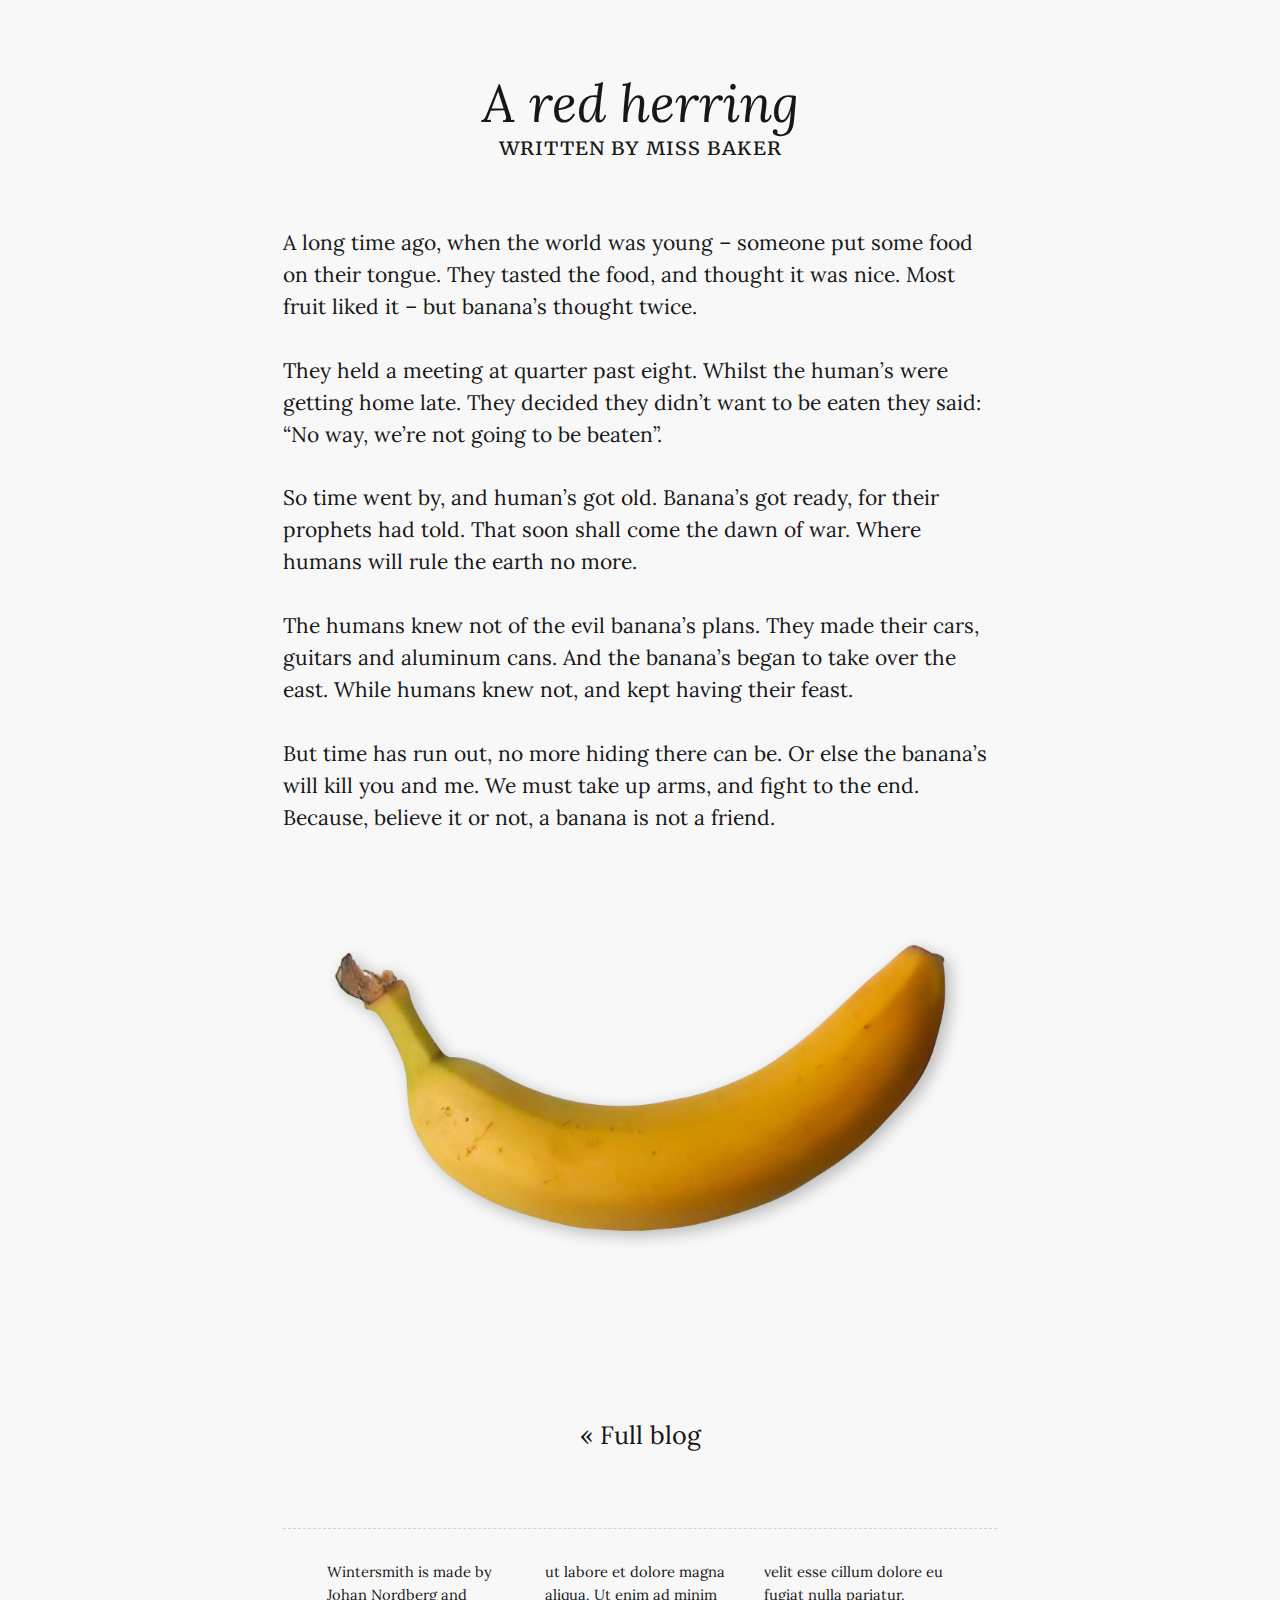
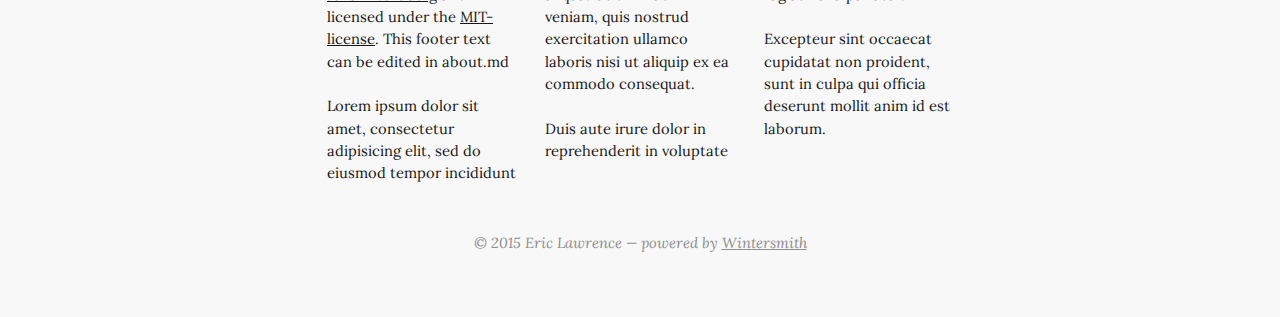
<file: articles/red-herring/index.html>
<!DOCTYPE html><html lang="en"><head><meta charset="utf-8"><meta http-equiv="X-UA-Compatible" content="IE=edge,chrome=1"><meta name="viewport" content="width=device-width"><title>A red herring - Dough Shom Bo</title><link rel="alternate" href="http://localhost:8080/feed.xml" type="application/rss+xml" title="So so sweet"><link rel="stylesheet" href="http://fonts.googleapis.com/css?family=Lora:400,700,400italic,700italic|Anonymous+Pro:400,700,400italic,700italic|Merriweather:400,700,300"><link rel="stylesheet" href="/css/main.css"></head><body class="article-detail"><header class="header"><div class="content-wrap"><h1>A red herring</h1><p class="author">Written by <span class="author"><a href="mailto:baker@nasa.gov">Miss Baker</a></span></p></div></header><div id="content"><div class="content-wrap"><article class="article"><section class="content"><p>A long time ago, when the world was young – someone put some food on their tongue.
They tasted the food, and thought it was nice. Most fruit liked it – but banana’s thought&nbsp;twice.</p>
<p><span class="more"></span></p>
<p>They held a meeting at quarter past eight.
Whilst the human’s were getting home late.
They decided they didn’t want to be eaten they said:
“No way, we’re not going to be&nbsp;beaten”.</p>
<p>So time went by, and human’s got old.
Banana’s got ready, for their prophets had told.
That soon shall come the dawn of war.
Where humans will rule the earth no&nbsp;more.</p>
<p>The humans knew not of the evil banana’s plans.
They made their cars, guitars and aluminum cans.
And the banana’s began to take over the east.
While humans knew not, and kept having their&nbsp;feast.</p>
<p>But time has run out, no more hiding there can be.
Or else the banana’s will kill you and me.
We must take up arms, and fight to the end.
Because, believe it or not, a banana is not a&nbsp;friend.</p>
<p><img src="/articles/red-herring/banana.png" alt="a banana"></p>
</section></article></div></div><footer><div class="content-wrap"><div class="nav"><a href="/">« Full blog</a></div><section class="about"><p>Wintersmith is made by <a href="http://johan-nordberg.com">Johan Nordberg</a> and licensed under the <a href="http://opensource.org/licenses/MIT">MIT-license</a>.
This footer text can be edited in about.md</p>
<p>Lorem ipsum dolor sit amet, consectetur adipisicing elit, sed do eiusmod
tempor incididunt ut labore et dolore magna aliqua. Ut enim ad minim veniam,
quis nostrud exercitation ullamco laboris nisi ut aliquip ex ea commodo
consequat.</p>
<p>Duis aute irure dolor in reprehenderit in voluptate velit esse cillum
dolore eu fugiat nulla pariatur.</p>
<p>Excepteur sint occaecat cupidatat non proident, sunt in culpa qui officia
deserunt mollit anim id est laborum.</p>
</section><section class="copy"><p>&copy; 2015 Eric Lawrence &mdash; powered by&nbsp;<a href="https://github.com/jnordberg/wintersmith">Wintersmith</a></p></section></div></footer></body></html>
</file>
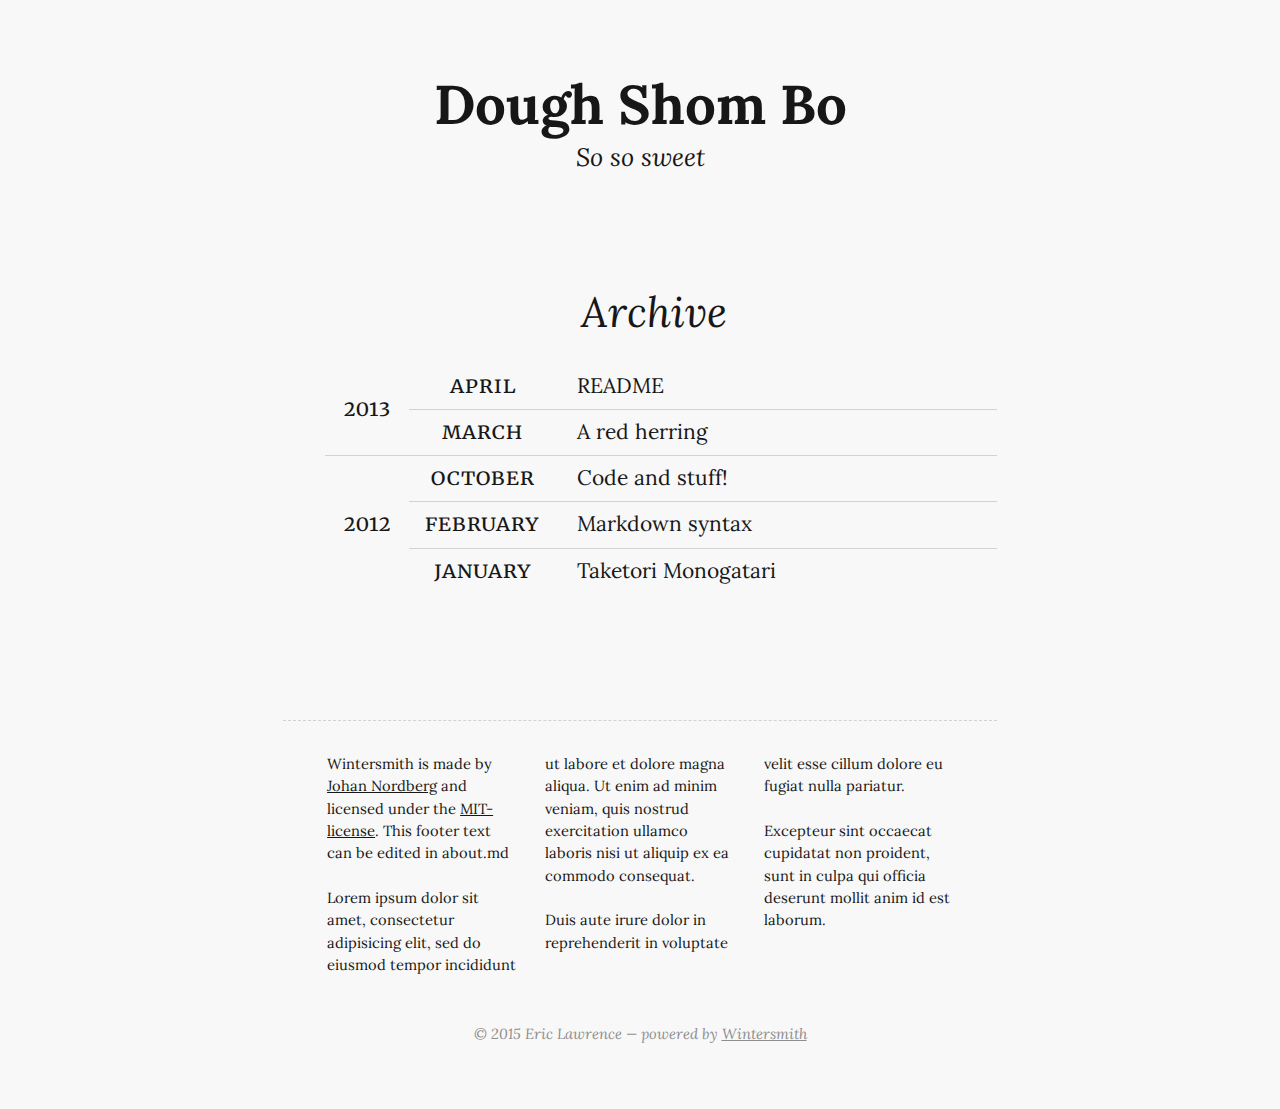
<file: archive.html>
<!DOCTYPE html><html lang="en"><head><meta charset="utf-8"><meta http-equiv="X-UA-Compatible" content="IE=edge,chrome=1"><meta name="viewport" content="width=device-width"><title>Dough Shom Bo</title><link rel="alternate" href="http://localhost:8080/feed.xml" type="application/rss+xml" title="So so sweet"><link rel="stylesheet" href="http://fonts.googleapis.com/css?family=Lora:400,700,400italic,700italic|Anonymous+Pro:400,700,400italic,700italic|Merriweather:400,700,300"><link rel="stylesheet" href="/css/main.css"></head><body><header class="header"><div class="content-wrap"><div class="logo"><h1><a href="http://localhost:8080">Dough Shom Bo</a></h1><p class="description">So so sweet</p></div></div></header><div id="content"><div class="content-wrap"><section class="archive"><h2>Archive</h2><ul><li><span style="line-height:4.4em" class="year-label">2013</span><ul style="margin-left:4em"><li><span style="line-height:2.2em" class="month-label">April</span><ul style="margin-left:7em"><li style="height:2.2em;line-height:2.2em;"><a href="/articles/hello-world/">README</a></li></ul></li><li><span style="line-height:2.2em" class="month-label">March</span><ul style="margin-left:7em"><li style="height:2.2em;line-height:2.2em;"><a href="/articles/red-herring/">A red herring</a></li></ul></li></ul></li><li><span style="line-height:6.6000000000000005em" class="year-label">2012</span><ul style="margin-left:4em"><li><span style="line-height:2.2em" class="month-label">October</span><ul style="margin-left:7em"><li style="height:2.2em;line-height:2.2em;"><a href="/articles/another-test/">Code and stuff!</a></li></ul></li><li><span style="line-height:2.2em" class="month-label">February</span><ul style="margin-left:7em"><li style="height:2.2em;line-height:2.2em;"><a href="/articles/markdown-syntax/">Markdown syntax</a></li></ul></li><li><span style="line-height:2.2em" class="month-label">January</span><ul style="margin-left:7em"><li style="height:2.2em;line-height:2.2em;"><a href="/articles/bamboo-cutter/">Taketori Monogatari</a></li></ul></li></ul></li></ul></section></div></div><footer><div class="content-wrap"><section class="about"><p>Wintersmith is made by <a href="http://johan-nordberg.com">Johan Nordberg</a> and licensed under the <a href="http://opensource.org/licenses/MIT">MIT-license</a>.
This footer text can be edited in about.md</p>
<p>Lorem ipsum dolor sit amet, consectetur adipisicing elit, sed do eiusmod
tempor incididunt ut labore et dolore magna aliqua. Ut enim ad minim veniam,
quis nostrud exercitation ullamco laboris nisi ut aliquip ex ea commodo
consequat.</p>
<p>Duis aute irure dolor in reprehenderit in voluptate velit esse cillum
dolore eu fugiat nulla pariatur.</p>
<p>Excepteur sint occaecat cupidatat non proident, sunt in culpa qui officia
deserunt mollit anim id est laborum.</p>
</section><section class="copy"><p>&copy; 2015 Eric Lawrence &mdash; powered by&nbsp;<a href="https://github.com/jnordberg/wintersmith">Wintersmith</a></p></section></div></footer></body></html>
</file>
<file: css/main.css>
h1, h2, h3, h4, h5, h6, p, body, a, img, ul, ol, blockquote, pre {
  margin: 0; padding: 0; border: 0;
}

body {
  font-family: 'Lora', serif;
  font-size: 21px;
  line-height: 1.52;
  background-color: #f8f8f8;
  text-rendering: optimizeLegibility;
}

.content-wrap {
  width: 34em;
  margin: 0 auto;
}

body, a {
  color: #171717;
}

a:hover {
  color: #ff8000;
  text-decoration: underline;
}

p {
  margin-bottom: 1.52em;
}

pre {
  font-size: 0.9em;
  overflow: auto;
  background: #fff;
  border: 1px dashed #d2d2d2;
  border-radius: 0.25em;
  margin-bottom: 1.8em;
  padding: 1em;
}

h1 {
  font-size: 2em;
  margin-bottom: 1em;
}

h2 {
  font-size: 1.2em;
  font-weight: 400;
  line-height: 1.43;
  margin-bottom: 1.35em;
}

h3 {
  font-style: italic;
  text-align: center;
  font-weight: 400;
  font-size: 1.4em;
  margin-top: 1.8em;
  margin-bottom: 0.8em;
}

ol, ul {
  margin: 0 1.4em 1.4em 4em;
}

li {
  margin-bottom: 0.5em;
}

blockquote {
  margin: 1.2em 3em;
  padding-left: 1em;
  font-style: italic;
}

hr {
  border: 0;
  border-top: 1px dashed #d2d2d2;
  height: 0;
  margin: 1.6em 0;
}

/* page header */

.header {
  margin: 3em 0 5em;
}

.header h1 {
  font-size: 2.6em;
  text-align: center;
  font-weight: 700;
  margin: 0;
}

.header a, .header a:hover {
  text-decoration: none;
  color: #171717;
}

.header .author {
  font-family: 'Merriweather', serif;
  font-variant: small-caps;
  text-transform: lowercase;
  text-rendering: auto;
  text-align: center;
  font-weight: 400;
  letter-spacing: 1px;
}

.header .description {
  font-size: 1.2em;
  font-style: italic;
  text-align: center;
  margin-top: -0.3em;
}

body.article-detail > header h1 {
  font-size: 2.5em;
  font-style: italic;
  font-weight: 400;
  margin-bottom: -0.2em;
}

body.article-detail > header {
  margin-bottom: 3em;
}

/* page footer */

footer {
  margin: 3em 0;
}

footer .nav {
  text-align: center;
  margin-top: 5em;
  margin-bottom: 3.5em;
}

footer .nav a {
  padding: 0 0.5em;
  font-size: 1.2em;
  text-decoration: none;
}

footer .about {
  border-top: 1px dashed #d2d2d2;
  padding: 2.2em 3em;
  font-size: 0.7em;
  -webkit-column-count: 3;
  -moz-column-count: 3;
  -ms-column-count: 3;
  column-count: 3;
  -webkit-column-gap: 2em;
  -moz-column-gap: 2em;
  -ms-column-gap: 2em;
  column-gap: 2em;
}

footer .copy {
  text-align: center;
  font-size: 0.7em;
  font-style: italic;
  margin-top: 1em;
}

footer .copy, footer .copy a {
  color: #8e8e8e;
}

/* article */

.article {
  margin: 3em 0 4em;
}

.article header {
  border-top: 1px dashed #d2d2d2;
}

.article header h2 {
  font-style: italic;
  text-align: center;
  font-weight: 400;
  margin: 0.8em 0;
  font-size: 1.4em;
}

.article header h2 a {
  text-decoration: none;
}

.article header .date {
  text-align: center;
  font-size: 0.8em;
  margin-top: -0.7em;
}

.article header .date span {
  background-color: #f8f8f8;
  padding: 0 0.7em;
}

.article.intro .content p {
  display: inline;
}

.article.intro .content .more {
  text-decoration: underline;
  font-weight: 700;
  padding-left: 0.3em;
}

.article .content img {
  display: block;
  width: 100%;
}

.more, .date {
  font-family: 'Merriweather', serif;
  font-variant: small-caps;
  text-transform: lowercase;
  font-weight: 400;
  text-rendering: auto;
  letter-spacing: 1px;
}

/* archive */

.archive {
  width: 32em;
  margin: 5em auto 6em;
  padding-left: 2em;
}

.archive h2 {
  font-size: 2em;
  margin: 0;
  margin-left: 6.1em;
  margin-bottom: 0.5em;
  font-style: italic;
}

.archive a, .archive span{
  display: block;
  float: left;
  margin-bottom: -1px;
  text-decoration: none;
}
.archive li:not(:last-child) {
	border-bottom: 1px solid #d2d2d2;
	margin-bottom: -1px;
}

.archive a.last, .archive span.last {
  border: 0;
  margin-bottom: 0;
}

.archive a {
  width: 21em;
  text-indent: 1em;
  white-space: nowrap;
}

.archive .year-label,
.archive .month-label{
  width: 4em;
  font-family: 'Merriweather', serif;
  font-variant: small-caps;
  text-transform: lowercase;
  font-weight: 400;
  text-rendering: auto;
  letter-spacing: 1px;
  text-align: center;
}

.archive .month-label {
  width: 7em;
}

.archive ul {
  list-style: none;
  margin: 0;
}

.archive ul li {
  margin: 0;
}

/* code styling */

code {
  font-family: 'Anonymous Pro', monospace;
  font-size: 0.85em;
  color: #000;
}

pre code {
  display: block;
  line-height: 1.1;
}

p code {
  padding: 0.1em 0.3em 0.2em;
  border-radius: 0.3em;
  position: relative;
  background: #fffff3;

  white-space: nowrap;
}

/* syntax hl stuff */

code.lang-markdown {
  color: #424242;
}

code.lang-markdown .header,
code.lang-markdown .strong {
  font-weight: bold;
}

code.lang-markdown .emphasis {
  font-style: italic;
}

code.lang-markdown .horizontal_rule,
code.lang-markdown .link_label,
code.lang-markdown .code,
code.lang-markdown .header,
code.lang-markdown .link_url {
  color: #555;
}

code.lang-markdown .blockquote,
code.lang-markdown .bullet {
  color: #bbb;
}

/* Tomorrow Theme */
/* http://jmblog.github.com/color-themes-for-google-code-highlightjs */
/* Original theme - https://github.com/chriskempson/tomorrow-theme */
/* http://jmblog.github.com/color-themes-for-google-code-highlightjs */
.tomorrow-comment, pre .comment, pre .title {
  color: #8e908c;
}

.tomorrow-red, pre .variable, pre .attribute, pre .tag, pre .regexp, pre .ruby .constant, pre .xml .tag .title, pre .xml .pi, pre .xml .doctype, pre .html .doctype, pre .css .id, pre .css .class, pre .css .pseudo {
  color: #c82829;
}

.tomorrow-orange, pre .number, pre .preprocessor, pre .built_in, pre .literal, pre .params, pre .constant {
  color: #f5871f;
}

.tomorrow-yellow, pre .class, pre .ruby .class .title, pre .css .rules .attribute {
  color: #eab700;
}

.tomorrow-green, pre .string, pre .value, pre .inheritance, pre .header, pre .ruby .symbol, pre .xml .cdata {
  color: #718c00;
}

.tomorrow-aqua, pre .css .hexcolor {
  color: #3e999f;
}

.tomorrow-blue, pre .function, pre .python .decorator, pre .python .title, pre .ruby .function .title, pre .ruby .title .keyword, pre .perl .sub, pre .javascript .title, pre .coffeescript .title {
  color: #4271ae;
}

.tomorrow-purple, pre .keyword, pre .javascript .function {
  color: #8959a8;
}

/* media queries */

@media (min-width: 1600px) {
  body { font-size: 26px; }
}

@media (max-width: 900px) {
  body { font-size: 18px; }
}

@media (max-width: 690px) {
  .content-wrap {
    width: auto;
    padding: 0 1em;
  }
  .header {
    margin: 1em 0;
  }
  .header h1 {
    font-size: 1.4em;
    margin-bottom: 0.6em;
  }
  .header .description {
    font-size: 1em;
  }
  .article {
    margin: 1em 0 2.5em;
  }
  .archive {
    width: 80%;
    margin: 0 auto;
  }
  .archive * {
    float: none !important;
    line-height: 1.6 !important;
    width: auto !important;
    height: auto !important;
    text-align: left !important;
    border: 0 !important;
    margin: 0 !important;
  }
  footer .nav {
    margin: 1em 0;
  }
  footer .about {
    padding: 0;
    font-size: 0.9em;
    padding-top: 1.6em;
    -webkit-column-count: 1;
    -moz-column-count: 1;
    -ms-column-count: 1;
    column-count: 1;
  }
  footer .about p {
    margin-bottom: 1em;
  }
}
</file>
